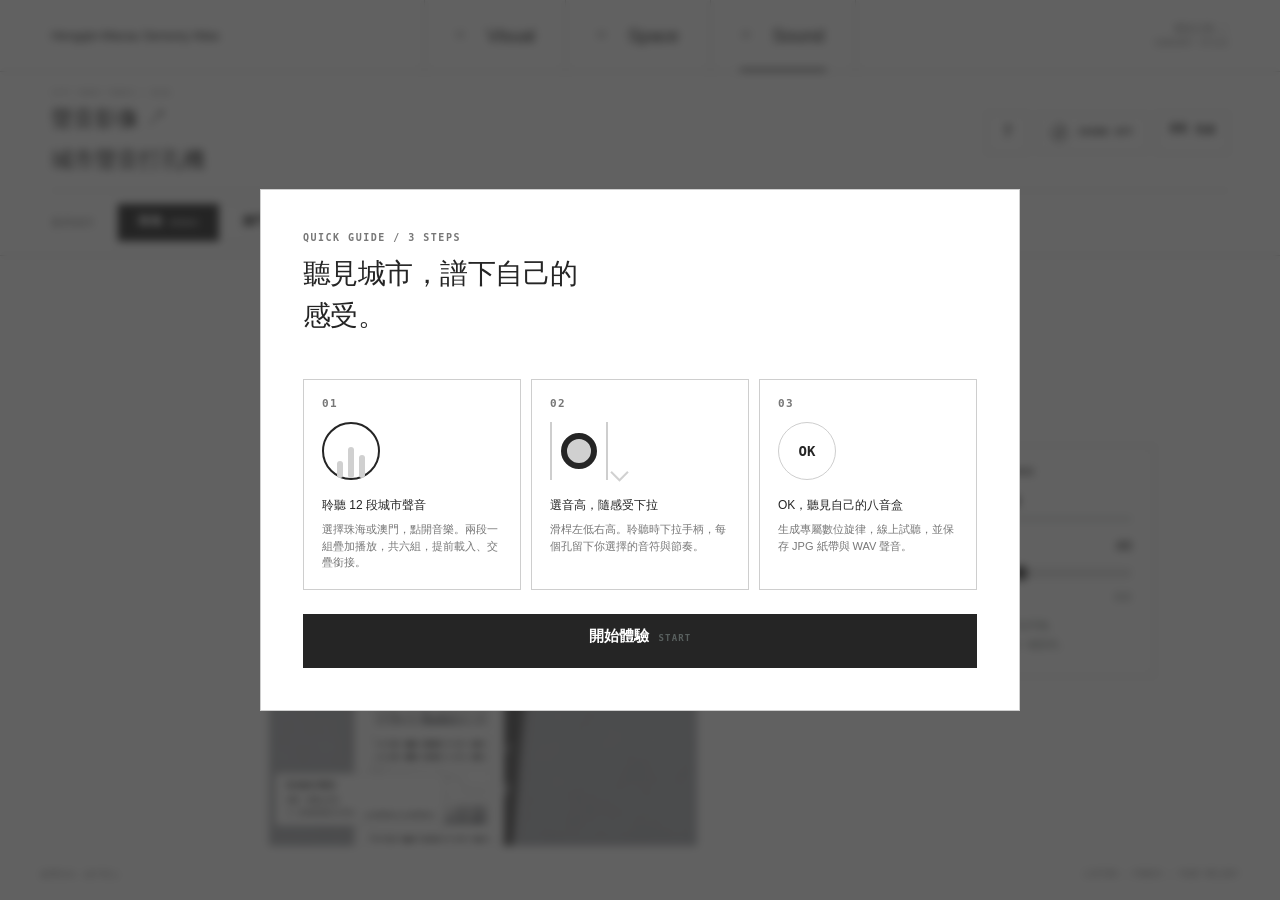
<file: sound/index.html>
<!doctype html>
<html lang="zh-Hant">
  <head>
    <meta charset="utf-8" />
    <meta name="viewport" content="width=device-width, initial-scale=1, viewport-fit=cover" />
    <meta name="theme-color" content="#ffffff" />
    
    <meta
      name="description"
      content="聆聽珠海與澳門的十二段城市聲音，選擇音高、下拉打孔，將自己的感受生成可試聽、下載的專屬數位八音盒與聲音紙帶。"
    />
    <title>城市聲音打孔機｜珠海 × 澳門</title>
    <link rel="stylesheet" href="styles.css?v=9" />
  <link rel="stylesheet" href="../shared/ui.css?v=20261028-white"><link rel="icon" href="../favicon.svg"><link rel="stylesheet" href="./layout.css?v=20261028-workbench"></head>
  <body class="atlas-sound"><header class="portal-header"><a class="portal-home" href="../">Hengqin-Macau Sensory Atlas</a><nav class="portal-nav" aria-label="項目導覽"><a href="../visual/"><small>01</small>Visual</a><a href="../space/"><small>02</small>Space</a><a href="../sound/" aria-current="page"><small>03</small>Sound</a></nav><div class="portal-meta"><a href="../#project-intro">關於計劃 ↗</a><span>SENSORY ATLAS</span></div></header>
    <main class="experience" data-city="zhuhai">
      <header class="topbar" aria-label="作品控制列">
        <div class="identity">
          <p class="eyebrow">CITY SONIC PUNCH / 2026</p>
          <a class="sound-film-title" href="https://b23.tv/s1Hm2o0" target="_blank" rel="noopener noreferrer">聲音影像 ↗</a>
          <h1>城市聲音打孔機</h1>
        </div>



        <div class="top-actions">
          <button class="guide-button" id="guide-button" type="button" aria-label="查看新手指南">?</button>
          <button class="sound-button" type="button" aria-pressed="false" aria-label="開啟或關閉城市聲音">
            <span class="sound-icon" aria-hidden="true"></span>
            <span class="sound-copy">SOUND OFF</span>
          </button>
          <button class="end-button" id="end-button" type="button" aria-label="完成並生成專屬聲音檔案">
            <span>OK</span><small>完成</small>
          </button>
        </div>
        <div class="city-controls"><span class="city-controls-label">選擇城市</span>
        <div class="city-switch" role="tablist" aria-label="選擇城市聲音">
          <button
            class="city-button is-active"
            id="zhuhai-tab"
            data-city="zhuhai"
            role="tab"
            aria-controls="machine-stage"
            aria-selected="true"
            tabindex="0"
          >
            <span>珠海</span><small>ZHUHAI</small>
          </button>
          <button
            class="city-button"
            id="macau-tab"
            data-city="macau"
            role="tab"
            aria-controls="machine-stage"
            aria-selected="false"
            tabindex="-1"
          >
            <span>澳門</span><small>MACAU</small>
          </button>
        </div>
        </div>
      </header>

      <section class="workbench" aria-label="手搖打孔機互動區">
        <div
          class="machine-stage"
          id="machine-stage"
          role="tabpanel"
          aria-labelledby="zhuhai-tab"
        >
          <img
            class="machine-image"
            id="machine-image"
            src="assets/zhuhai-machine.png"
            alt="綠色、粉色與白色相間的珠海城市聲音手搖打孔機"
            draggable="false"
          />

          <div class="paper-flow top-paper" aria-hidden="true">
            <div class="paper-ribbon"></div>
            <div class="paper-scan"></div>
            <div class="holes-layer" id="holes-layer"></div>
          </div>
          <div class="paper-flow bottom-paper" aria-hidden="true">
            <div class="paper-ribbon"></div>
            <div class="paper-scan"></div>
          </div>

          <div class="punch-point" aria-hidden="true">
            <span></span>
          </div>

          <div class="gear-overlay gear-large" aria-hidden="true"></div>
          <div class="gear-overlay gear-small" aria-hidden="true"></div>

          <div class="gesture-zone" id="gesture-zone">
            <div class="gesture-track" aria-hidden="true">
              <i></i><i></i><i></i>
            </div>
            <button
              class="drag-handle"
              id="drag-handle"
              type="button"
              aria-label="向下拖動手柄打孔。也可以按空格鍵或向下方向鍵。"
            >
              <span class="handle-cap"><b></b></span>
              <span class="handle-label">PULL</span>
            </button>
          </div>

          <div class="status-panel" aria-live="polite">
            <div class="status-copy">
              <span class="status-city">珠海城市聲音</span>
              <strong><span id="punch-count">00</span> HOLES</strong>
              <span class="track-title" id="track-title">01 / 澳琴國際教育大學城</span>
            </div>
            <div class="audio-bars" id="audio-bars" aria-hidden="true"></div>
          </div>



          <div class="drag-instruction" aria-hidden="true">
            <span>TOUCH + PULL DOWN</span>
            <i></i>
            <em>向下拉動 · 重複打孔</em>
          </div>
        </div>
        <section class="response-controls" aria-label="聲音旅程與音高選擇">
            <p class="response-kicker">YOUR SONIC RESPONSE</p>
            <label class="listen-label" for="listen-progress">12 段城市聲音旅程</label>
            <progress id="listen-progress" max="1" value="0">0%</progress>
            <div class="pitch-heading">
              <label for="pitch-slider">選擇下一個音符</label>
              <output id="pitch-note" for="pitch-slider">A5</output>
            </div>
            <input id="pitch-slider" type="range" min="0" max="9" step="1" value="4" aria-label="下一次打孔的音高，左邊低、右邊高" aria-valuetext="A5" />
            <div class="pitch-extents" aria-hidden="true"><span>低音</span><span>高音</span></div>
            <p class="response-hint">隨感受選音高，再下拉手柄。<br />每一個孔，都是你的一個音符。</p>
          </section>
      </section>

      <footer class="footer-note">
        <span>紙帶方向：由下而上</span>
        <span>LISTEN → PUNCH → YOUR MELODY</span>
      </footer>
    </main>

    <section
      class="tutorial-overlay"
      id="tutorial-overlay"
      role="dialog"
      aria-modal="true"
      aria-labelledby="tutorial-title"
      hidden
    >
      <article class="tutorial-card">
        <header class="tutorial-header">
          <p>QUICK GUIDE / 3 STEPS</p>
          <h2 id="tutorial-title">聽見城市，譜下自己的感受。</h2>
        </header>

        <ol class="tutorial-steps">
          <li>
            <span class="tutorial-number">01</span>
            <div class="tutorial-symbol tutorial-sound" aria-hidden="true"><i></i><i></i><i></i></div>
            <div><strong>聆聽 12 段城市聲音</strong><small>選擇珠海或澳門，點開音樂。兩段一組疊加播放，共六組，提前載入、交疊銜接。</small></div>
          </li>
          <li>
            <span class="tutorial-number">02</span>
            <div class="tutorial-symbol tutorial-pull" aria-hidden="true"><i></i></div>
            <div><strong>選音高，隨感受下拉</strong><small>滑桿左低右高。聆聽時下拉手柄，每個孔留下你選擇的音符與節奏。</small></div>
          </li>
          <li>
            <span class="tutorial-number">03</span>
            <div class="tutorial-symbol tutorial-ok" aria-hidden="true">OK</div>
            <div><strong>OK，聽見自己的八音盒</strong><small>生成專屬數位旋律，線上試聽，並保存 JPG 紙帶與 WAV 聲音。</small></div>
          </li>
        </ol>

        <button class="tutorial-start" id="tutorial-start" type="button">
          <span>開始體驗</span><small>START</small>
        </button>
      </article>
    </section>

    <section
      class="archive-overlay"
      id="archive-overlay"
      role="dialog"
      aria-modal="true"
      aria-labelledby="archive-title"
      hidden
    >
      <article class="archive-card">
        <header class="archive-header">
          <div>
            <p class="archive-kicker">YOUR CITY MEMORY / DIGITAL MUSIC BOX</p>
            <h2 id="archive-title">專屬聲音檔案已生成</h2>
          </div>
          <button class="archive-close" id="archive-close" type="button" aria-label="關閉聲音檔案">×</button>
        </header>

        <p class="archive-summary" id="archive-summary">完整紙帶與打孔記錄正在合成。</p>

        <section class="melody-panel" aria-label="專屬八音盒旋律">
          <div class="melody-intro">
            <h3>把城市的感受，留成一段旋律。</h3>
            <p id="melody-summary" aria-live="polite">你的孔位正在轉成音符。</p>
          </div>
          <div class="melody-scroll" tabindex="0" role="region" aria-label="聲音紙帶樂譜，可左右捲動查看">
            <canvas id="melody-canvas" width="1000" height="420" aria-label="每個孔對應一個音符的專屬聲音紙帶">你的專屬旋律紙帶。</canvas>
          </div>
          <p class="melody-scroll-hint">左右滑動查看紙帶 · 綠線跟隨旋律播放</p>
          <div class="melody-actions">
            <button id="melody-play" class="melody-primary" type="button" disabled>試聽我的八音盒</button>
            <button id="roll-download" type="button" disabled>保存紙帶 JPG</button>
            <button id="melody-download" type="button" disabled>下載旋律 WAV</button>
          </div>
        </section>

        <details class="original-archive">
          <summary>查看完整城市聲音檔案</summary>
          <div class="archive-preview" id="archive-preview" aria-live="polite">
            <div class="archive-loading" id="archive-loading">
              <i></i><span>GENERATING JPG</span>
            </div>
            <img id="archive-image" alt="打孔後的城市聲音紙帶 JPG" hidden />
          </div>
        </details>

        <div class="archive-actions">
          <a class="archive-download is-disabled" id="archive-download" aria-disabled="true">下載完整檔案 JPG</a>
          <button class="archive-restart" id="archive-restart" type="button">重新開始</button>
        </div>
      </article>
    </section>

    <script src="city-audio.js?v=9"></script>
    <script src="music-roll.js?v=9"></script>
    <script src="app.js?v=9"></script>
  </body>
</html>
</file>
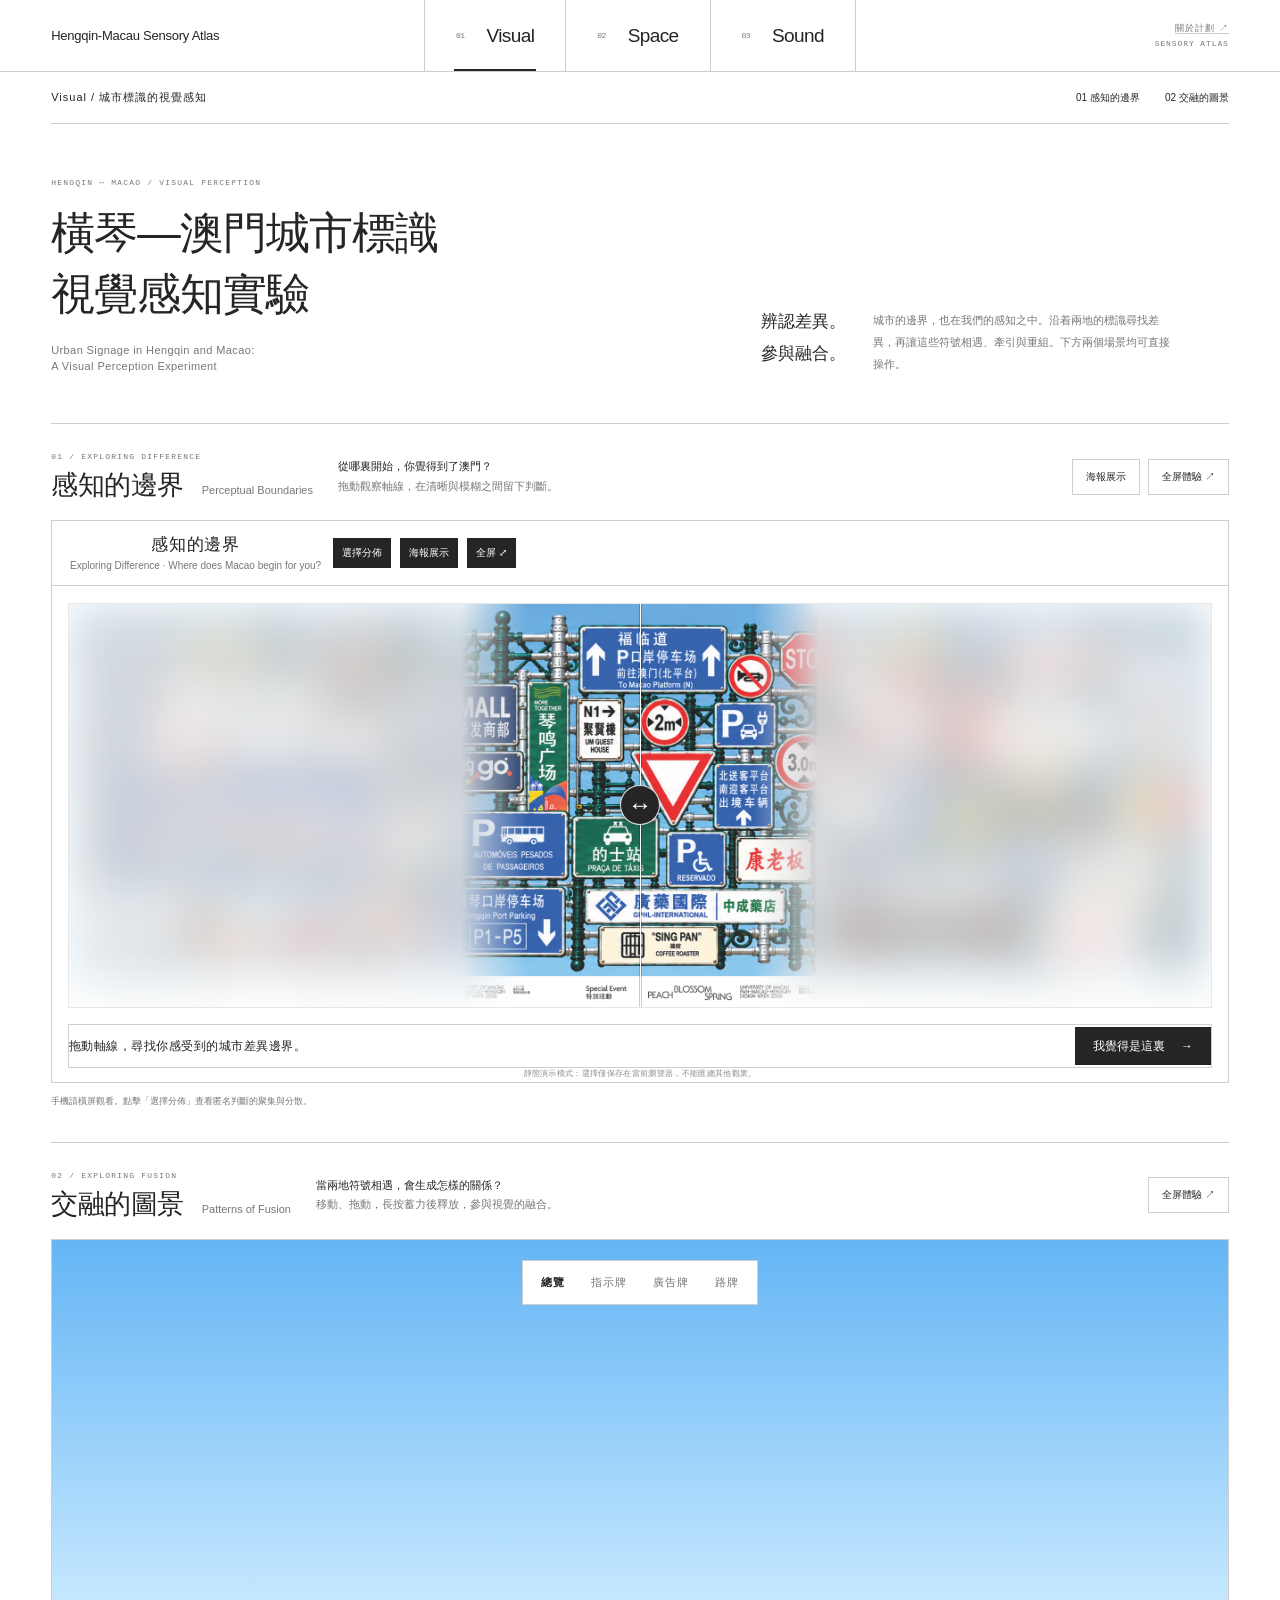
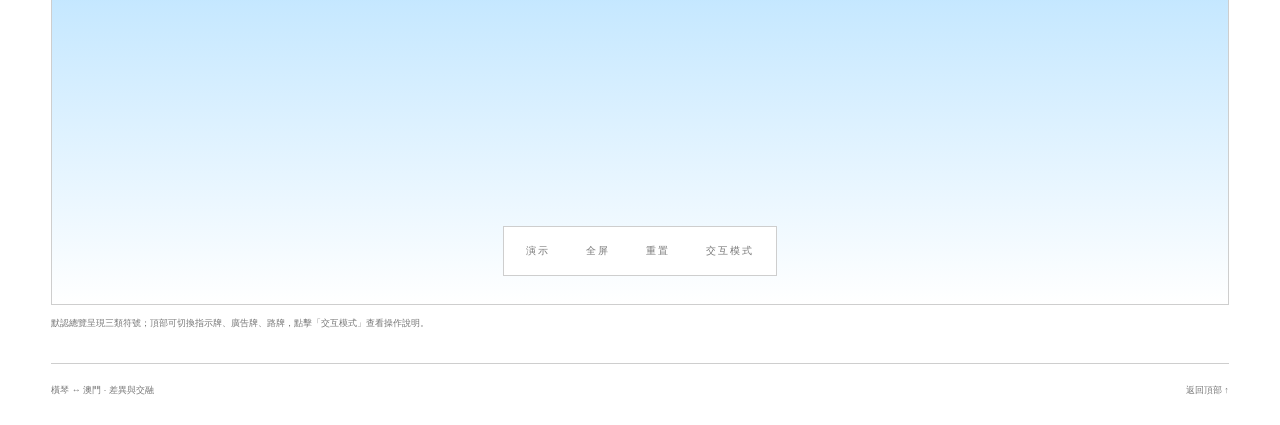
<file: visual/index.html>
<!doctype html><html lang="zh-Hant"><head><meta charset="utf-8"><meta name="viewport" content="width=device-width,initial-scale=1,viewport-fit=cover"><meta name="theme-color" content="#ffffff"><meta name="description" content="横琴—澳门城市标识的视觉感知实验：辨认差异，参与融合。两个可直接操作的互动。"><title>Urban Signage in Hengqin and Macao: A Visual Perception Experiment</title><link rel="stylesheet" href="./experience.css"><script src="./experience.js" defer></script><link rel="stylesheet" href="../shared/ui.css?v=20261028-white"><script src="../shared/presentation.js" defer></script><link rel="stylesheet" href="./poster-exhibition.css"><script src="./poster-exhibition.js" defer></script><link rel="icon" href="../favicon.svg"></head><body class="atlas-visual"><header class="portal-header"><a class="portal-home" href="../">Hengqin-Macau Sensory Atlas</a><nav class="portal-nav" aria-label="項目導覽"><a href="../visual/" aria-current="page"><small>01</small>Visual</a><a href="../space/"><small>02</small>Space</a><a href="../sound/"><small>03</small>Sound</a></nav><div class="portal-meta"><a href="../#project-intro">關於計劃 ↗</a><span>SENSORY ATLAS</span></div></header>
<header class="masthead"><a href="#top">Visual / 城市標識的視覺感知</a><nav aria-label="互動導覽"><a href="#boundary">01 感知的邊界</a><a href="#fusion">02 交融的圖景</a></nav></header>
<main id="top"><section class="intro"><p class="eyebrow">HENGQIN ↔ MACAO / VISUAL PERCEPTION</p><div class="intro-grid"><h1>橫琴—澳門城市標識<br>視覺感知實驗<span lang="en">Urban Signage in Hengqin and Macao:<br>A Visual Perception Experiment</span></h1><div class="intro-copy"><strong>辨認差異。<br>參與融合。</strong><p>城市的邊界，也在我們的感知之中。沿着兩地的標識尋找差異，再讓這些符號相遇、牽引與重組。下方兩個場景均可直接操作。</p></div></div></section>
<section class="experiment" id="boundary" aria-labelledby="boundary-title"><div class="section-head"><div><p class="eyebrow">01 / EXPLORING DIFFERENCE</p><h2 id="boundary-title">感知的邊界<span lang="en">Perceptual Boundaries</span></h2></div><p>從哪裏開始，你覺得到了澳門？<br><span>拖動觀察軸線，在清晰與模糊之間留下判斷。</span></p><div class="boundary-exhibition-actions"><button id="poster-display" class="expand poster-display-button" type="button">海報展示</button><button class="expand" data-frame="boundary-frame">全屏體驗 ↗</button></div></div><iframe id="boundary-frame" class="experiment-frame boundary-frame" src="./boundary.html?embedded=1" title="感知的邊界：拖動軸線並提交選擇" allow="fullscreen" allowfullscreen></iframe><p class="section-note">手機請橫屏觀看。點擊「選擇分佈」查看匿名判斷的聚集與分散。</p></section>
<section class="experiment" id="fusion" aria-labelledby="fusion-title"><div class="section-head"><div><p class="eyebrow">02 / EXPLORING FUSION</p><h2 id="fusion-title">交融的圖景<span lang="en">Patterns of Fusion</span></h2></div><p>當兩地符號相遇，會生成怎樣的關係？<br><span>移動、拖動，長按蓄力後釋放，參與視覺的融合。</span></p><button class="expand" data-frame="fusion-frame">全屏體驗 ↗</button></div><iframe id="fusion-frame" class="experiment-frame fusion-frame" src="./symbiosis-art/index.html?embedded=1" title="交融的圖景：總覽、指示牌、廣告牌與路牌" loading="lazy" allow="fullscreen" allowfullscreen></iframe><p class="section-note">默認總覽呈現三類符號；頂部可切換指示牌、廣告牌、路牌，點擊「交互模式」查看操作說明。</p></section>
</main><footer class="colophon"><span>橫琴 ↔ 澳門 · 差異與交融</span><a href="#top">返回頂部 ↑</a></footer><dialog id="poster-exhibition" aria-labelledby="poster-exhibition-title"><header class="poster-exhibition-header"><div><p>PERCEPTUAL BOUNDARIES / POSTERS</p><h2 id="poster-exhibition-title">海報展示</h2></div><button id="poster-exhibition-close" type="button" aria-label="關閉海報展示">關閉 ×</button></header><div id="poster-exhibition-track" class="poster-exhibition-track" aria-label="按檔名排列的五張海報"></div><footer class="poster-exhibition-footer"><button id="poster-exhibition-prev" type="button">← 上一張</button><div class="poster-exhibition-pages" aria-label="海報頁碼"></div><button id="poster-exhibition-next" type="button">下一張 →</button></footer><p class="poster-exhibition-note"><span id="poster-exhibition-current">01 / 05</span><span>依檔名順序排列 · 左右滑動瀏覽</span></p></dialog></body></html>
</file>
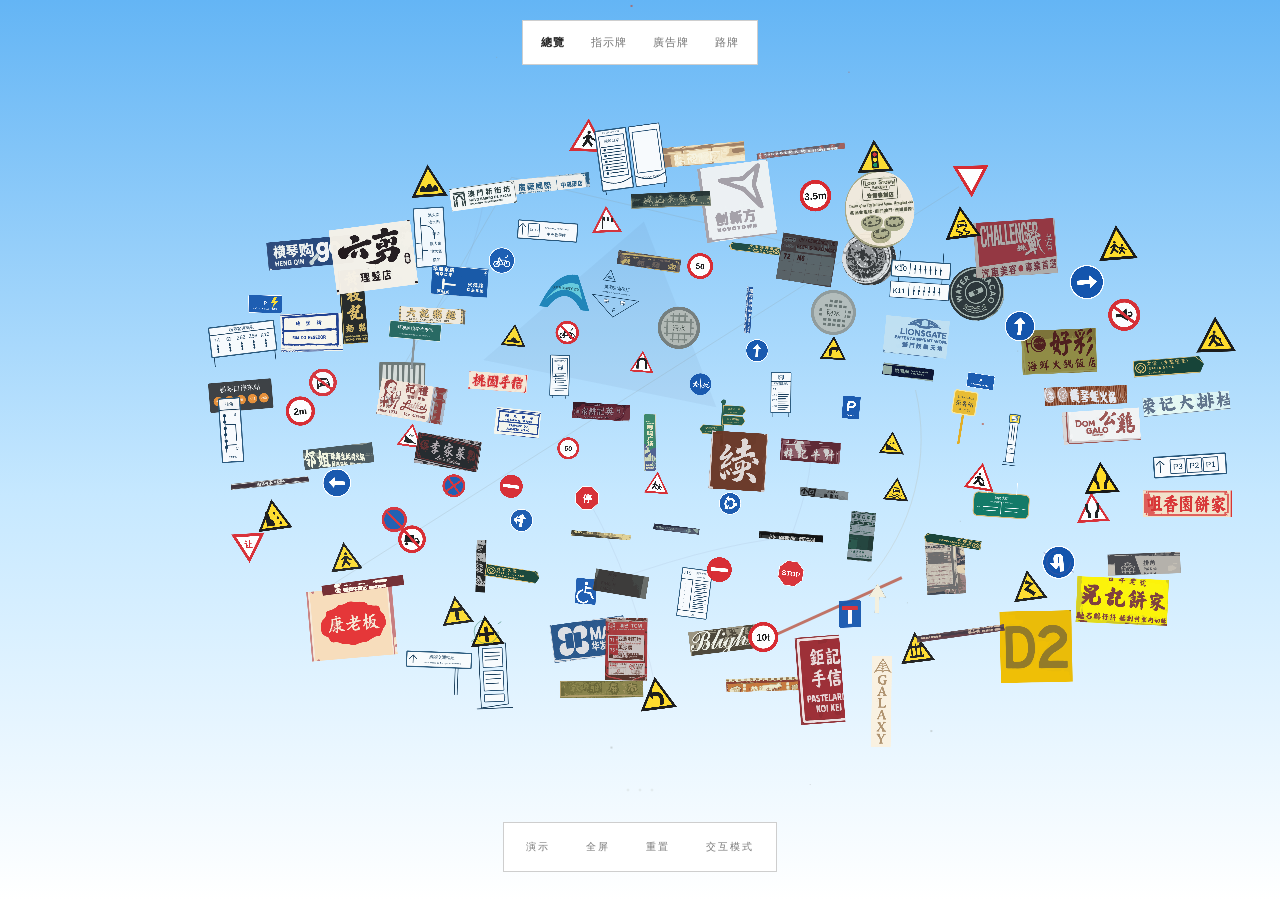
<file: visual/symbiosis-art/index.html>
<!doctype html><html class="atlas-embed atlas-fusion" lang="zh-Hant"><head><meta charset="utf-8"><meta name="viewport" content="width=device-width,initial-scale=1"><meta name="theme-color" content="#ffffff"><meta name="description" content="交融的图景。一件可以扭转、折叠和释放的交互艺术作品。"><title>交融的圖景 / Patterns of Fusion</title><link rel="stylesheet" href="../symbiosis-art/art.css"><link rel="stylesheet" href="../../shared/ui.css?v=20261028-white"><script src="../../shared/presentation.js" defer></script></head><body class="atlas-embed atlas-fusion"><canvas id="art" tabindex="0" role="img" aria-label="交融的圖景。移動扭轉空間，長按蓄力並鬆開釋放，輕點留下折點。頂部分類、雙擊或雙指橫向滑動切換交通指示牌、廣告牌與路牌場域；方向鍵移動，空格蓄力，數字1到4切換場域。觸碰兩族的光核可完成配對。"></canvas><nav class="scenes" aria-label="總覽與素材分類"><button id="scene-0" aria-pressed="true">總覽</button><button id="scene-1" aria-pressed="false">指示牌</button><button id="scene-2" aria-pressed="false">廣告牌</button><button id="scene-3" aria-pressed="false">路牌</button></nav><nav class="controls" aria-label="作品控制"><button id="auto" aria-pressed="false">演示</button><button id="full">全屏</button><button id="reset">重置</button><button id="interaction" aria-haspopup="dialog" aria-controls="guide">交互模式</button></nav><div id="live" aria-live="polite" role="status"></div>
<dialog id="guide" class="guide" aria-labelledby="guide-title"><button class="close" id="guide-close" aria-label="關閉交互說明">×</button><div class="eyebrow">EXPLORING FUSION / 探索融合</div><h1 id="guide-title">探索融合的可能。</h1><h2>如何與場域互動</h2><div class="actions"><p><b>移動 · 扭轉</b>左右移動鼠標或單指拖動，扭轉空間；上下移動，改變疏密與引力。</p><p><b>按住 · 釋放</b>長按讓兩股符號匯聚、反向旋轉；鬆開釋放衝擊，散開後重新組織。</p><p><b>輕點 · 留痕</b>在空白處輕點，留下一個折點和細線，參與畫面的構成。</p><p><b>切換 · 總覽與三類場域</b>頂部分類、雙擊或雙指橫向滑動，先在總覽中觀看三類符號共同交融，再切換指示牌、廣告牌與路牌。</p><p><b>靠近 · 配對</b>尋找帶短弧的兩個光核，各觸碰一個完成一對；連接三對，觸發融合形態。</p><p><b>演示 · 自由觀看</b>開啓自動演示，觀看探索、配對與重組。主動操作即可回到自由互動。</p></div><p class="source-link"><a href="../symbiosis-art/materials.html" target="_blank" rel="noopener">查看素材與來源 ↗</a></p><div class="concept"><h2>差異與融合 / Difference & Fusion</h2><p>“感知的邊界”邀請你辨認差異：從哪裏開始，你覺得到了澳門？“交融的圖景”則邀請你參與融合：當兩地的城市標識相遇，會生成怎樣的視覺關係？拖動、蓄力與釋放，讓符號靠近、牽引、連接與重組。融合不預設一個終點，而由你的操作持續生成。</p></div><footer><small>鍵盤：方向鍵移動 · 空格蓄力<br>1–4 切換場域 · F 全屏 · R 重置<br>Esc 關閉說明</small><button class="enter" id="guide-enter">開始探索融合 ↗</button></footer></dialog>
<script src="../symbiosis-art/art.js" defer></script></body></html>
</file>
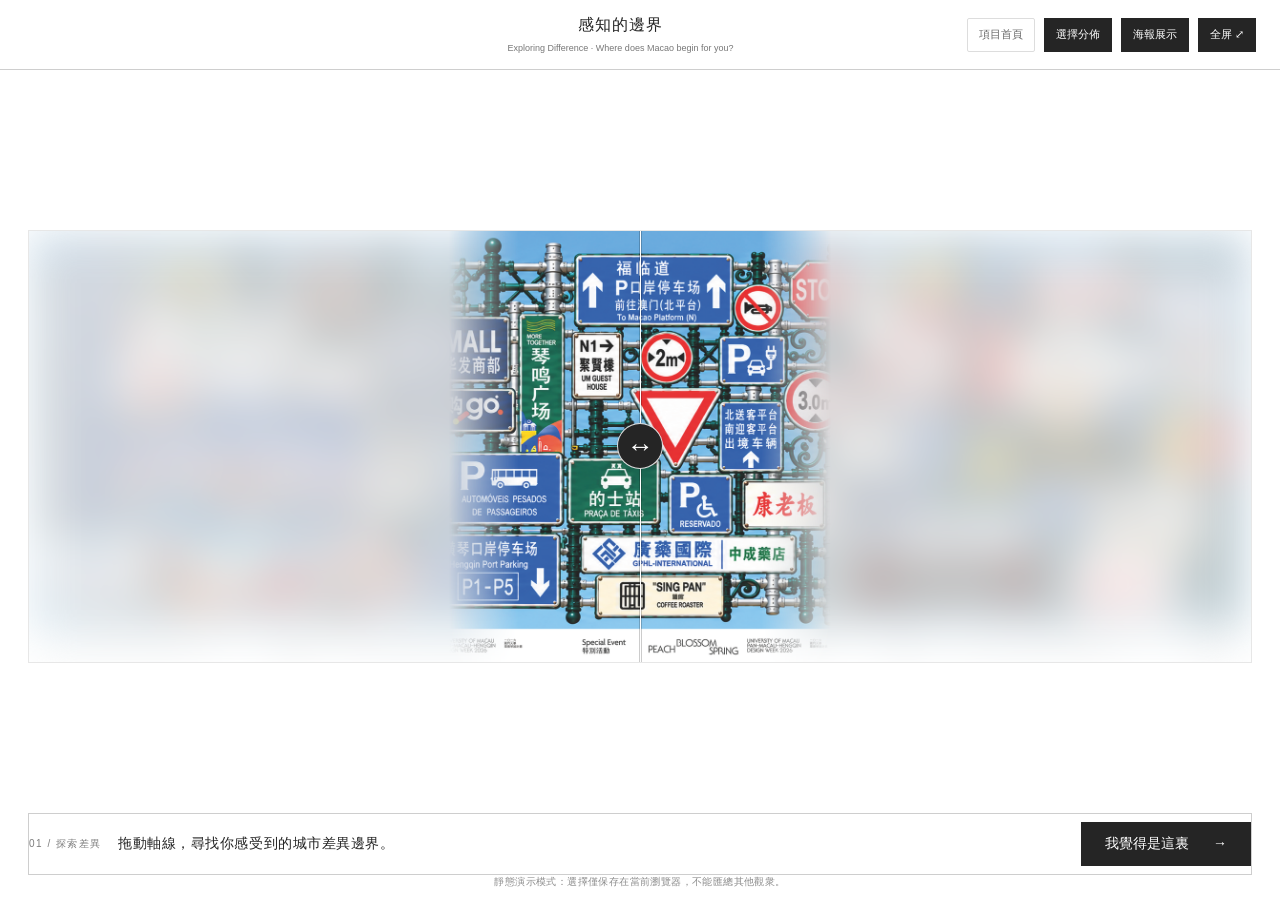
<file: visual/boundary.html>
<!doctype html><html class="atlas-embed" lang="zh-Hant"><head>
<meta charset="utf-8"><meta name="viewport" content="width=device-width,initial-scale=1,viewport-fit=cover"><meta name="theme-color" content="#ffffff"><meta name="description" content="拖动视线，寻找你感受到的横琴与澳门的边界。"><title>感知的邊界 · Urban Signage in Hengqin and Macao: A Visual Perception Experiment</title><link rel="stylesheet" href="./site.css"><link rel="stylesheet" href="./style.css"><script src="./storage.js" defer></script><script src="./embed.js" defer></script><script src="./app.js" defer></script>
<script src="./results.js" defer></script><link rel="stylesheet" href="./embed.css"><link rel="stylesheet" href="../shared/ui.css?v=20261028-white"><script src="../shared/presentation.js" defer></script><link rel="stylesheet" href="./poster-exhibition.css"><script src="./poster-exhibition.js" defer></script></head><body class="atlas-embed boundary-page">
<header class="experiment-header"><a class="event-brand" href="./" aria-label="返回項目首頁"><img src="./assets/design-week.png" width="1241" height="135" alt="澳門大學泛澳橫琴設計周2026 · 特別活動"></a><div class="experiment-title"><h1>感知的邊界</h1><p lang="en">Exploring Difference · Where does Macao begin for you?</p></div><nav class="experiment-actions" aria-label="體驗導航"><a href="./">項目首頁</a><button id="results-open" aria-haspopup="dialog" aria-controls="results-dialog">選擇分佈</button><button id="poster-display" class="poster-display-button" type="button">海報展示</button><button id="fullscreen" aria-label="進入全屏">全屏 ⤢</button></nav></header>
<main class="experience">
<section class="viewport" aria-label="橫琴到澳門的標識拼貼"><div class="artwork" id="artwork" style="--axis:50%"><img class="poster" id="poster" src="./assets/panorama-color-v3-2560.webp" srcset="./assets/panorama-color-v3-2560.webp 2560w, ./assets/panorama-color-v3-4096.webp 4096w" decoding="async" fetchpriority="high" sizes="100vw" alt="從左邊橫琴到右邊澳門，銀色鋼架與澳門綠框架逐漸交織，懸掛街道、交通及商店標牌。" draggable="false"><div class="frost" aria-hidden="true"><img src="./assets/panorama-color-v3-soft.webp" decoding="async" draggable="false"></div><div class="axis" id="axis" role="slider" tabindex="0" aria-label="拖動觀察軸線，選擇你感覺從橫琴到了澳門的位置" aria-valuemin="0" aria-valuemax="100" aria-valuenow="50" aria-orientation="horizontal"><span class="axis-line"></span><span class="handle" aria-hidden="true">↔</span></div><div class="image-status" id="image-status">正在展開海報…</div></div></section>
<footer class="controls"><div class="instruction"><span class="step" id="step">01 / 探索差異</span><p id="hint">拖動軸線，尋找你感受到的城市差異邊界。</p></div><div class="action"><p class="feedback" id="feedback" role="status" aria-live="polite"></p><button class="submit" id="submit" disabled>我覺得是這裏 <span aria-hidden="true">→</span></button></div></footer><p class="privacy">匿名記錄你的選擇位置，僅用於本次作業研究。</p>
</main>
<aside class="rotate" aria-label="橫屏提示"><img class="rotate-brand" src="./assets/design-week.png" width="1241" height="135" alt="澳門大學泛澳橫琴設計周2026"><div class="rotate-icon" aria-hidden="true">↻<span></span></div><span class="eyebrow">INTERACTION 01 / 感知的邊界</span><h2>把手機橫過來，<br>沿着視線尋找邊界。</h2><p>拖動軸線，讓眼前的標識逐漸清晰。<br>停在你覺得「到了澳門」的地方。<br>探索差異的邊界 / Exploring Difference</p><span class="rotate-note">請開啓手機的屏幕旋轉</span><button id="results-open-portrait" class="rotate-results" aria-haspopup="dialog" aria-controls="results-dialog">查看選擇分佈</button><a class="rotate-back" href="./">← 返回項目首頁</a></aside>
<dialog id="results-dialog" class="results-dialog" aria-labelledby="results-title"><div class="results-heading"><div><p class="results-kicker">COLLECTIVE PERCEPTION / 選擇分佈</p><h2 id="results-title">大家在哪裏感到澳門？<span lang="en">Where does Macao begin?</span></h2></div><button id="results-close" aria-label="關閉選擇分佈">關閉 ×</button></div><p class="results-intro">把每一次判斷放回同一幅畫面，看看感知中的邊界如何聚集、分散。</p><div class="results-metrics"><div><span>匿名記錄</span><strong id="results-count">—</strong></div><div><span>平均位置</span><strong id="results-mean">—</strong></div><div><span>中位位置</span><strong id="results-median">—</strong></div></div><div class="results-legend"><span><i class="mean-key"></i>平均位置</span><span><i class="median-key"></i>中位位置</span><span>柱子越高，選擇越集中</span></div><div class="results-plot"><svg id="results-chart" viewBox="0 0 1000 190" role="img" aria-label="選擇位置分佈直方圖"></svg><div class="results-panorama"><img id="results-image" data-src="./assets/panorama-color-v3-1600.webp" width="1600" height="566" alt="從橫琴端到澳門端的完整拼貼，與上方統計位置對齊"><span id="results-mean-line" class="results-location mean-line" hidden></span><span id="results-median-line" class="results-location median-line" hidden></span></div><div id="results-heat" class="results-heat" aria-hidden="true"></div><div class="results-scale"><span>0% · 橫琴端</span><span>25%</span><span>50%</span><span>75%</span><span>澳門端 · 100%</span></div></div><p id="results-status" class="results-status" aria-live="polite">正在讀取已提交的選擇…</p><div class="results-foot"><p>每格對應畫面寬度的5%，表示圖上位置。每個瀏覽器保留最近一次確認；記錄數不等同於覈實人數。</p><button id="results-refresh">刷新統計 ↻</button></div></dialog><dialog id="poster-exhibition" aria-labelledby="poster-exhibition-title"><header class="poster-exhibition-header"><div><p>PERCEPTUAL BOUNDARIES / POSTERS</p><h2 id="poster-exhibition-title">海報展示</h2></div><button id="poster-exhibition-close" type="button" aria-label="關閉海報展示">關閉 ×</button></header><div id="poster-exhibition-track" class="poster-exhibition-track" aria-label="按檔名排列的五張海報"></div><footer class="poster-exhibition-footer"><button id="poster-exhibition-prev" type="button">← 上一張</button><div class="poster-exhibition-pages" aria-label="海報頁碼"></div><button id="poster-exhibition-next" type="button">下一張 →</button></footer><p class="poster-exhibition-note"><span id="poster-exhibition-current">01 / 05</span><span>依檔名順序排列 · 左右滑動瀏覽</span></p></dialog></body></html>
</file>
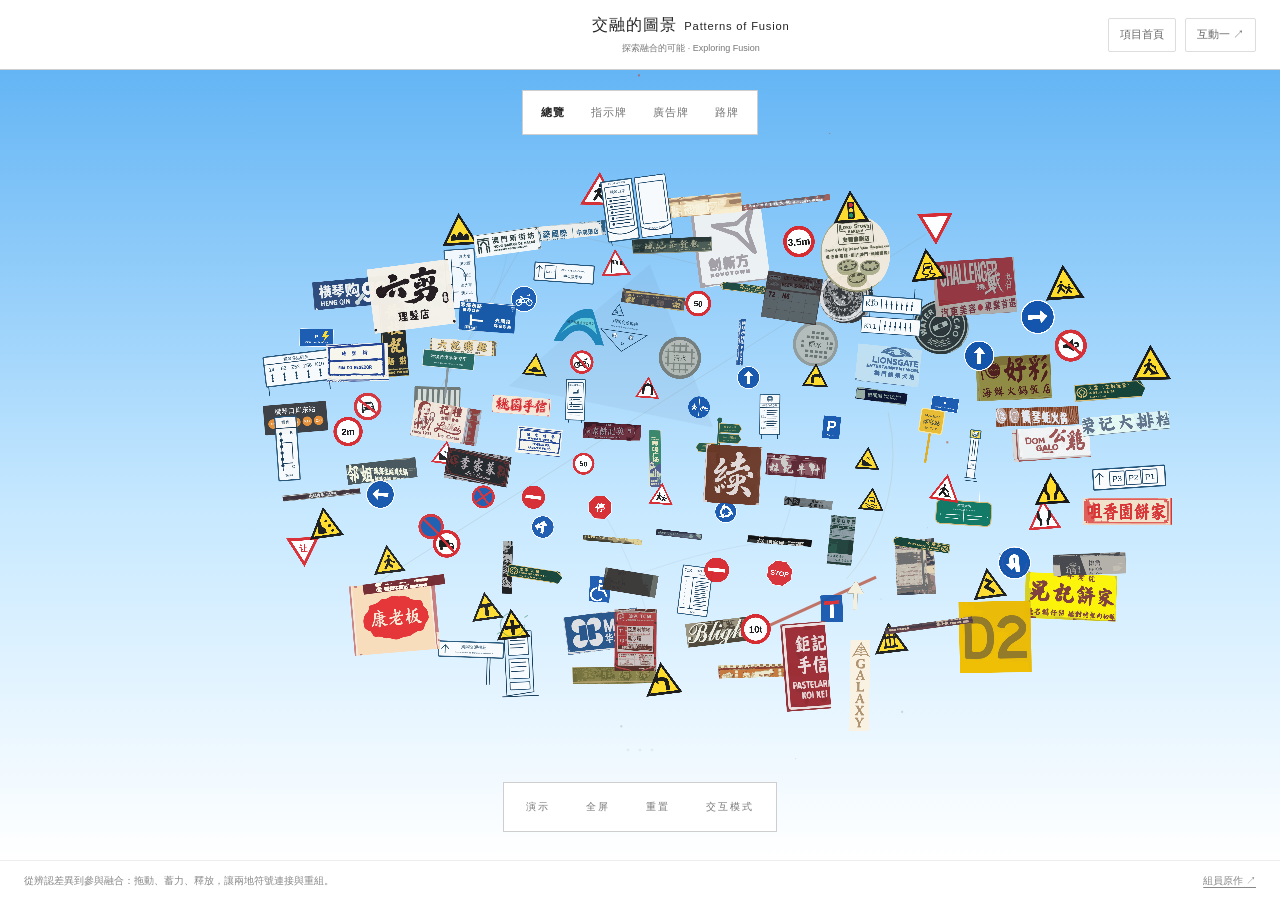
<file: visual/symbiosis.html>
<!doctype html><html class="atlas-embed" lang="zh-Hant"><head><meta charset="utf-8"><meta name="viewport" content="width=device-width,initial-scale=1,viewport-fit=cover"><meta name="theme-color" content="#ffffff"><title>交融的圖景 · Urban Signage in Hengqin and Macao: A Visual Perception Experiment</title><link rel="stylesheet" href="./site.css"><script src="./symbiosis.js" defer></script><link rel="stylesheet" href="../shared/ui.css?v=20261028-white"><script src="../shared/presentation.js" defer></script></head><body class="atlas-embed symbiosis-page">
<header class="experiment-header"><a class="event-brand" href="./" aria-label="返回項目首頁"><img src="./assets/design-week.png" width="1241" height="135" alt="澳門大學泛澳橫琴設計周2026 · 特別活動"></a><div class="experiment-title"><h1><strong>交融的圖景</strong><span lang="en">Patterns of Fusion</span></h1><p>探索融合的可能 · Exploring Fusion</p></div><nav class="experiment-actions" aria-label="體驗導航"><a href="./">項目首頁</a><a href="./boundary.html">互動一 ↗</a></nav></header>
<main class="symbiosis-stage"><p id="frame-loading" class="frame-loading" role="status">正在展開符號場域…</p><iframe id="symbiosis-frame" src="./symbiosis-art/index.html" title="交融的圖景：拖動、長按、釋放與配對的符號互動" allow="fullscreen" allowfullscreen></iframe></main>
<footer class="symbiosis-caption"><p>從辨認差異到參與融合：拖動、蓄力、釋放，讓兩地符號連接與重組。</p><a href="https://bluesforests-stack.github.io/Symbiosis-20261023/" target="_blank" rel="noopener noreferrer">組員原作 ↗</a></footer>
</body></html>
</file>
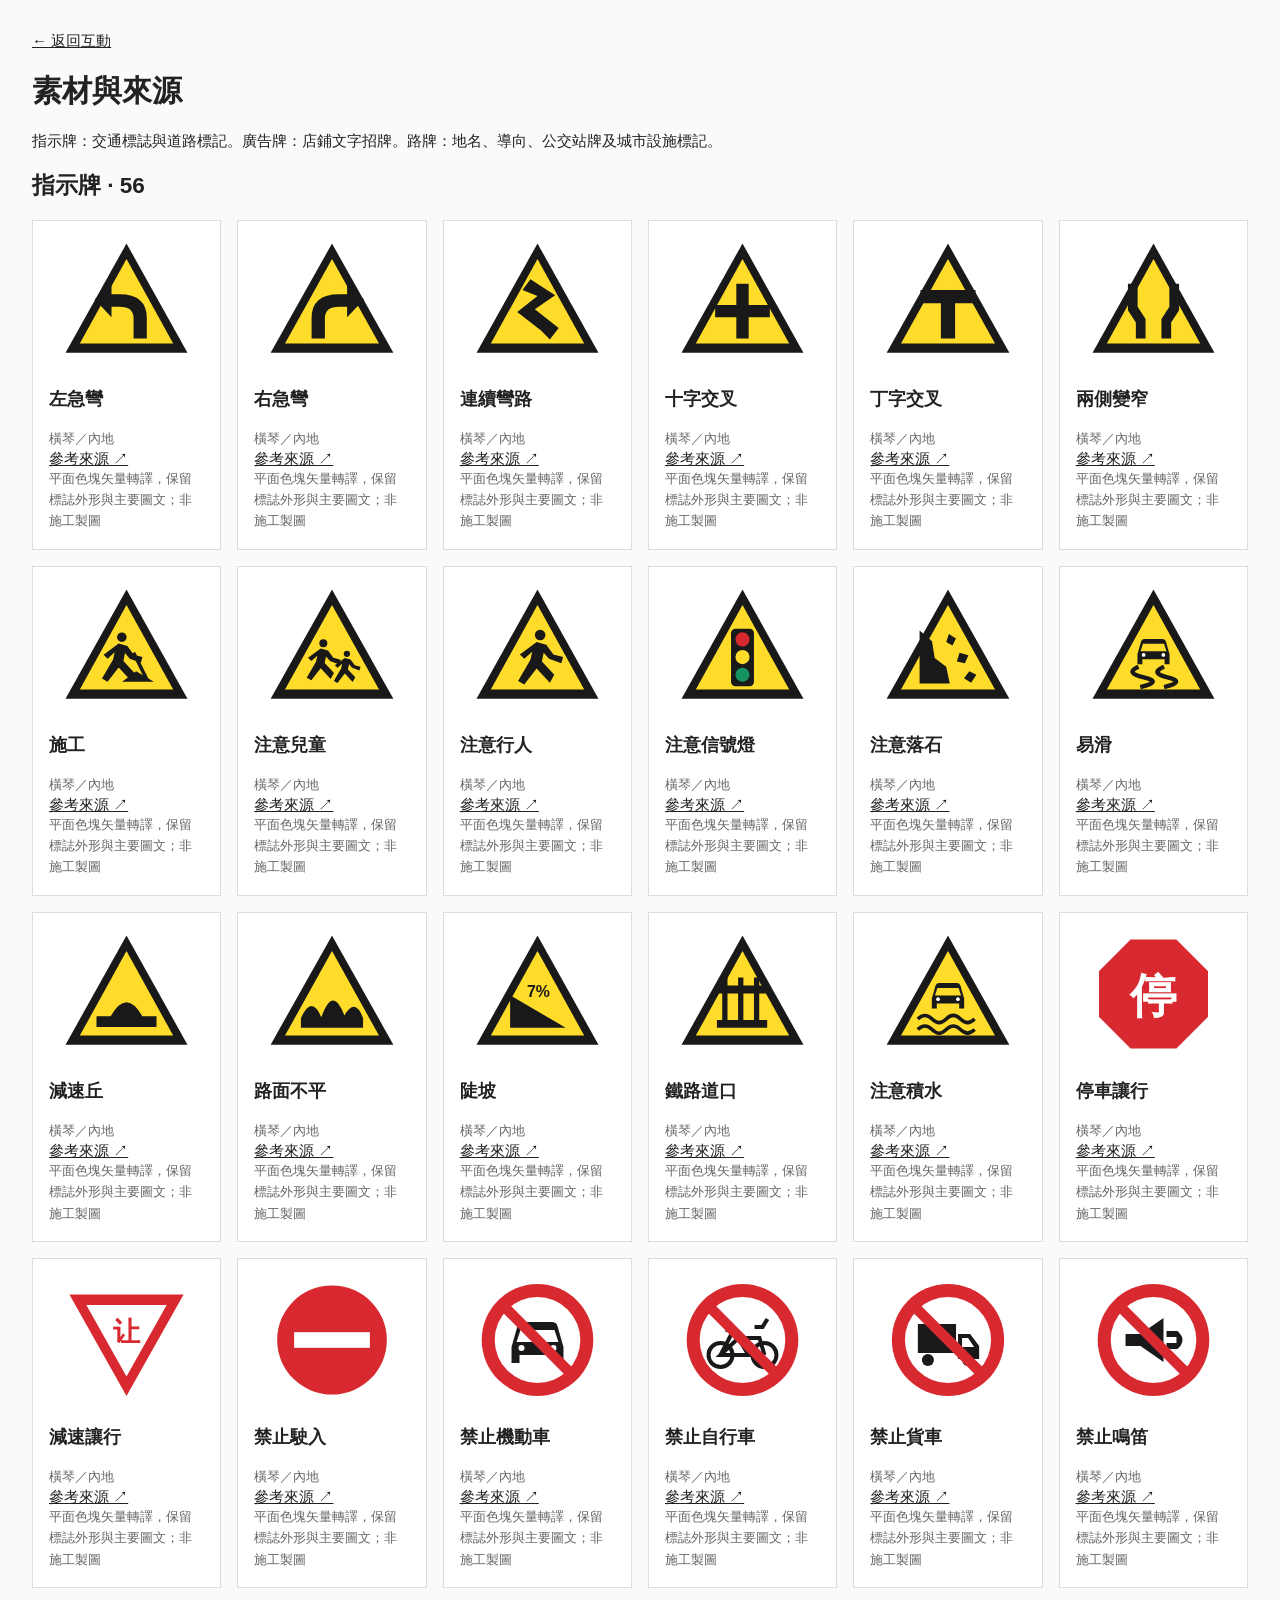
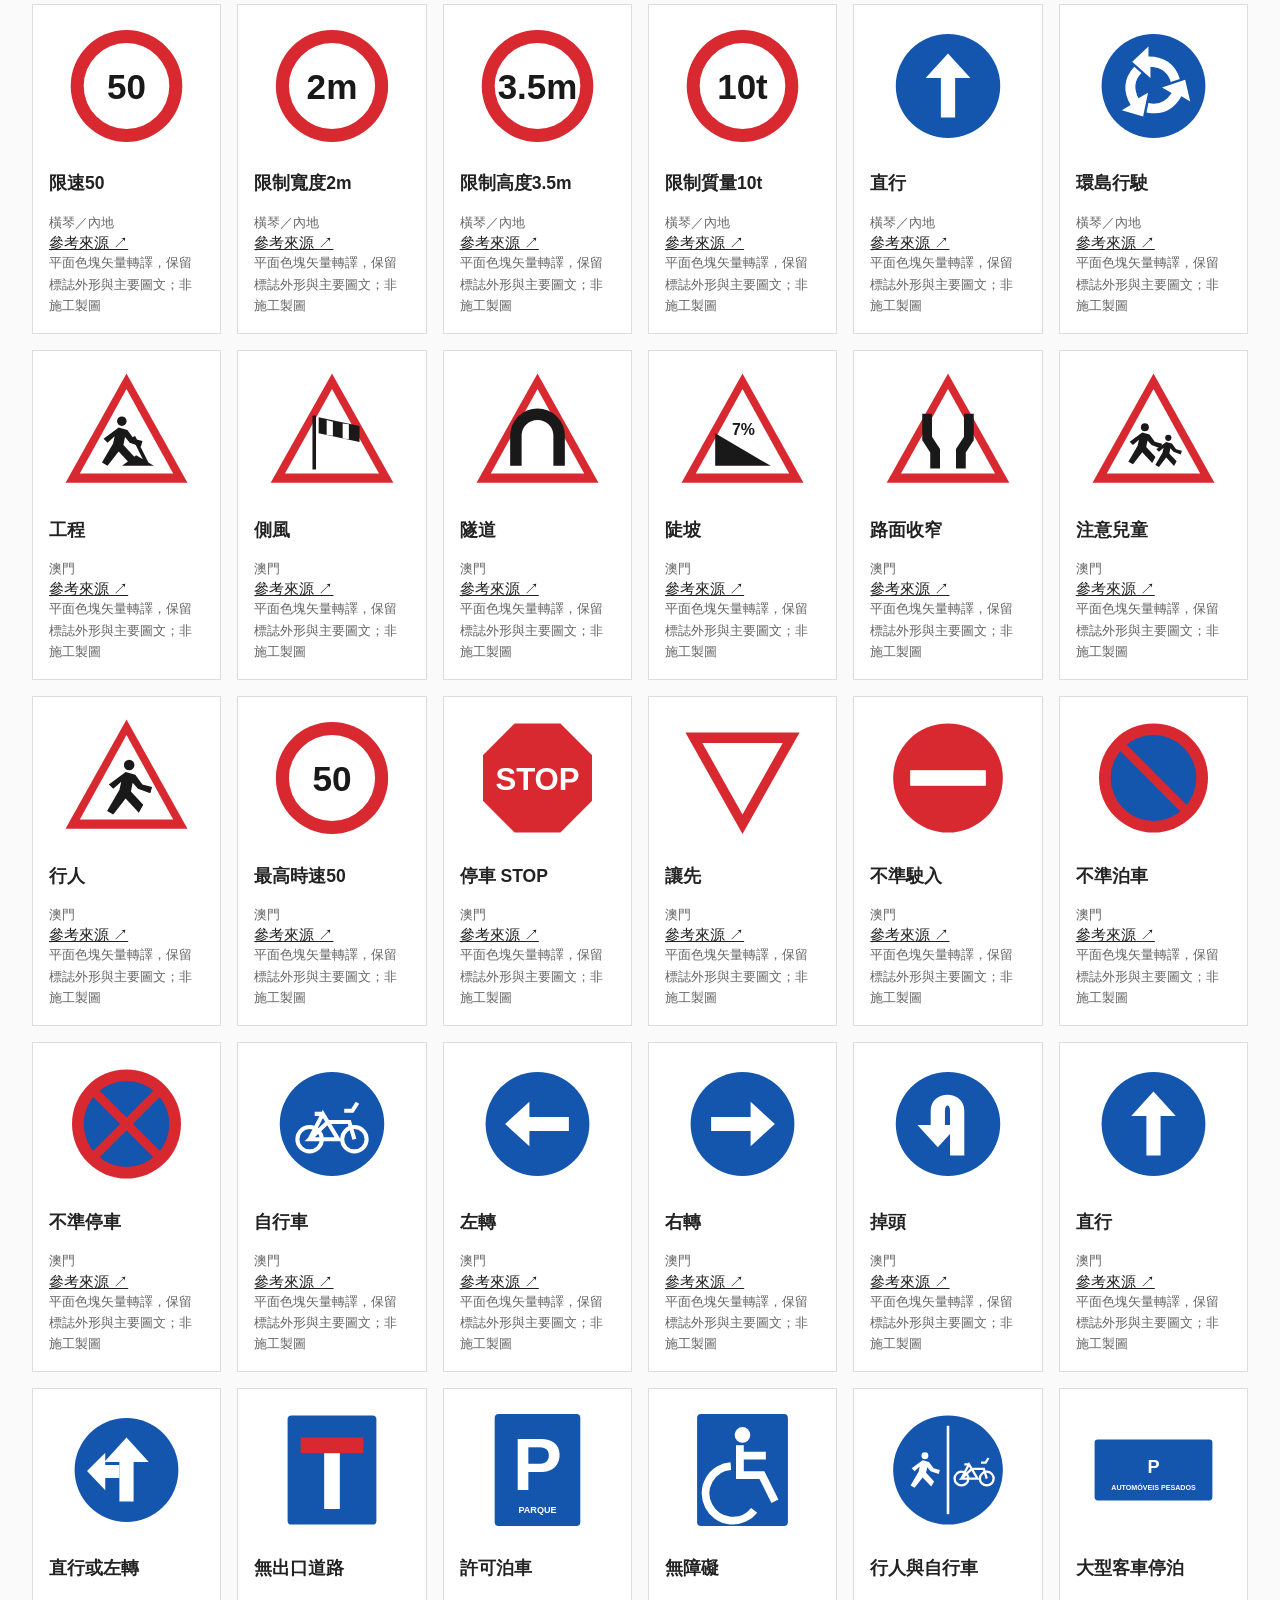
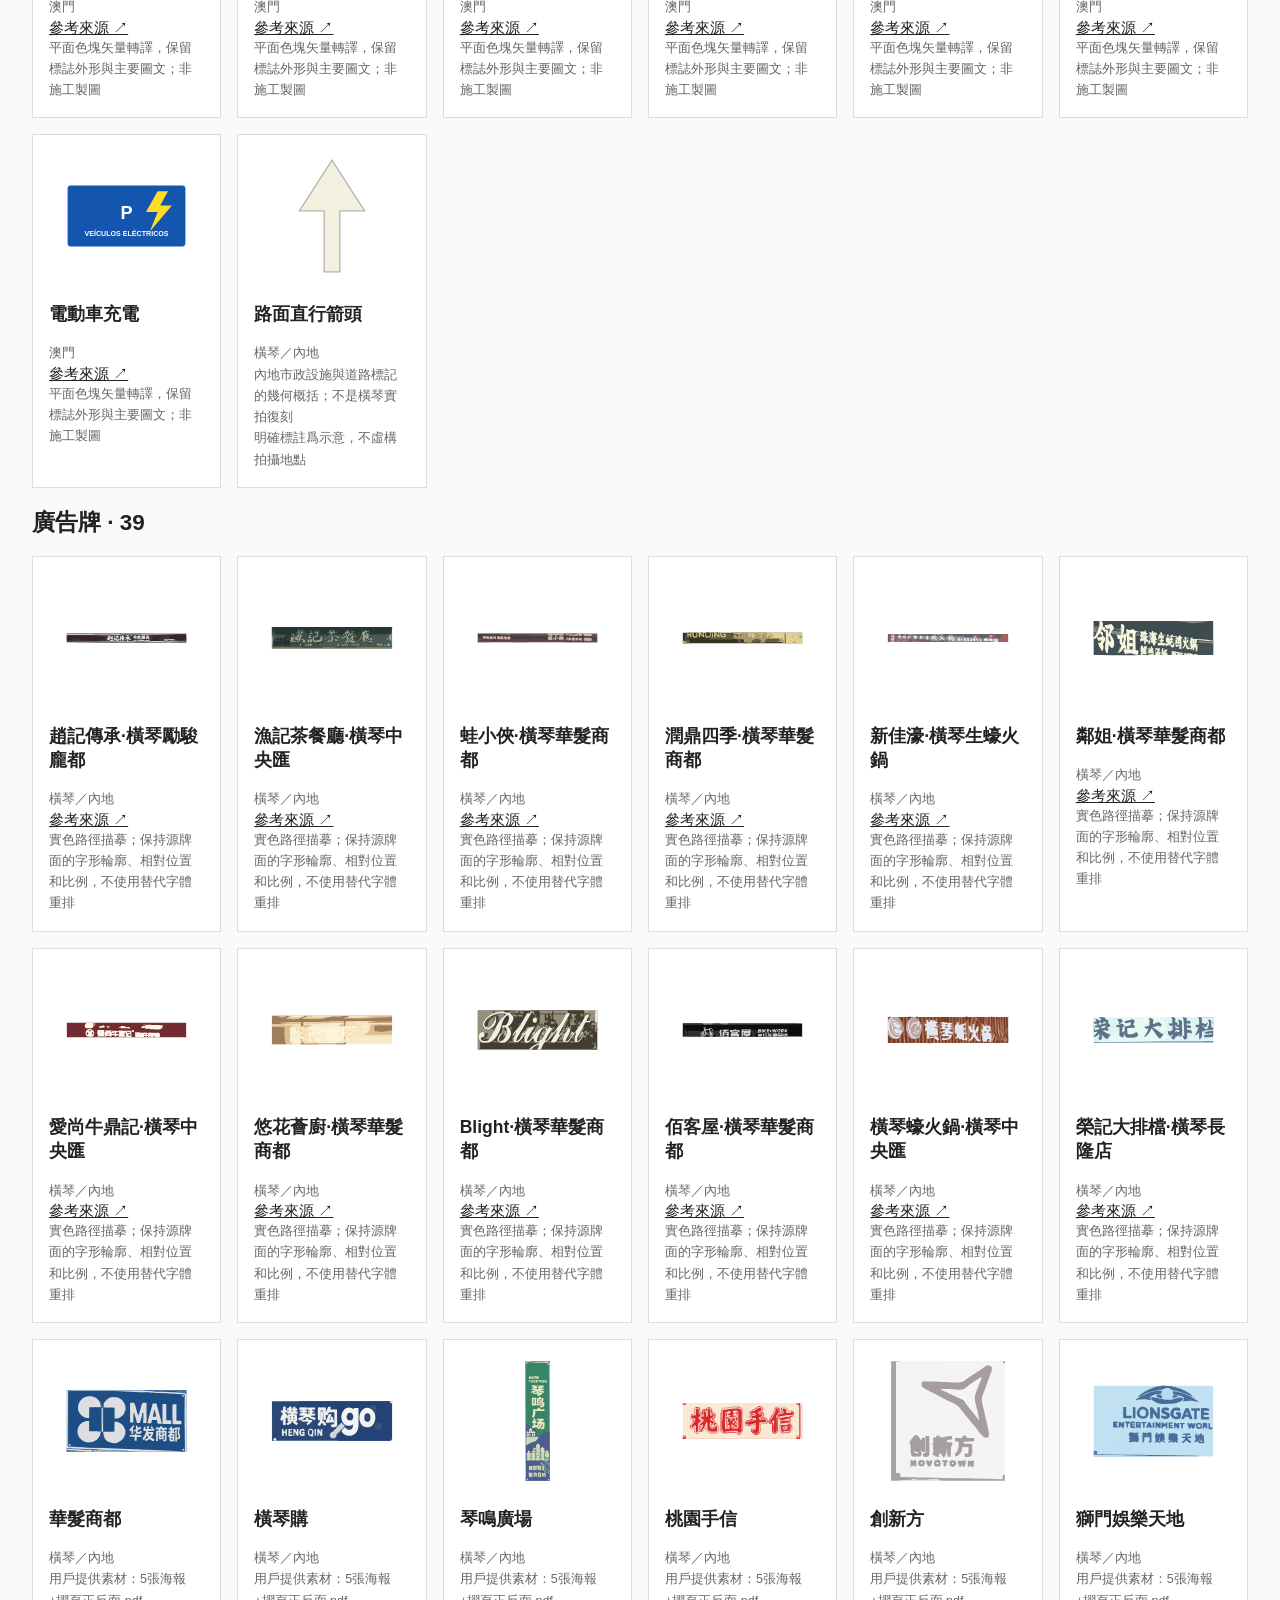
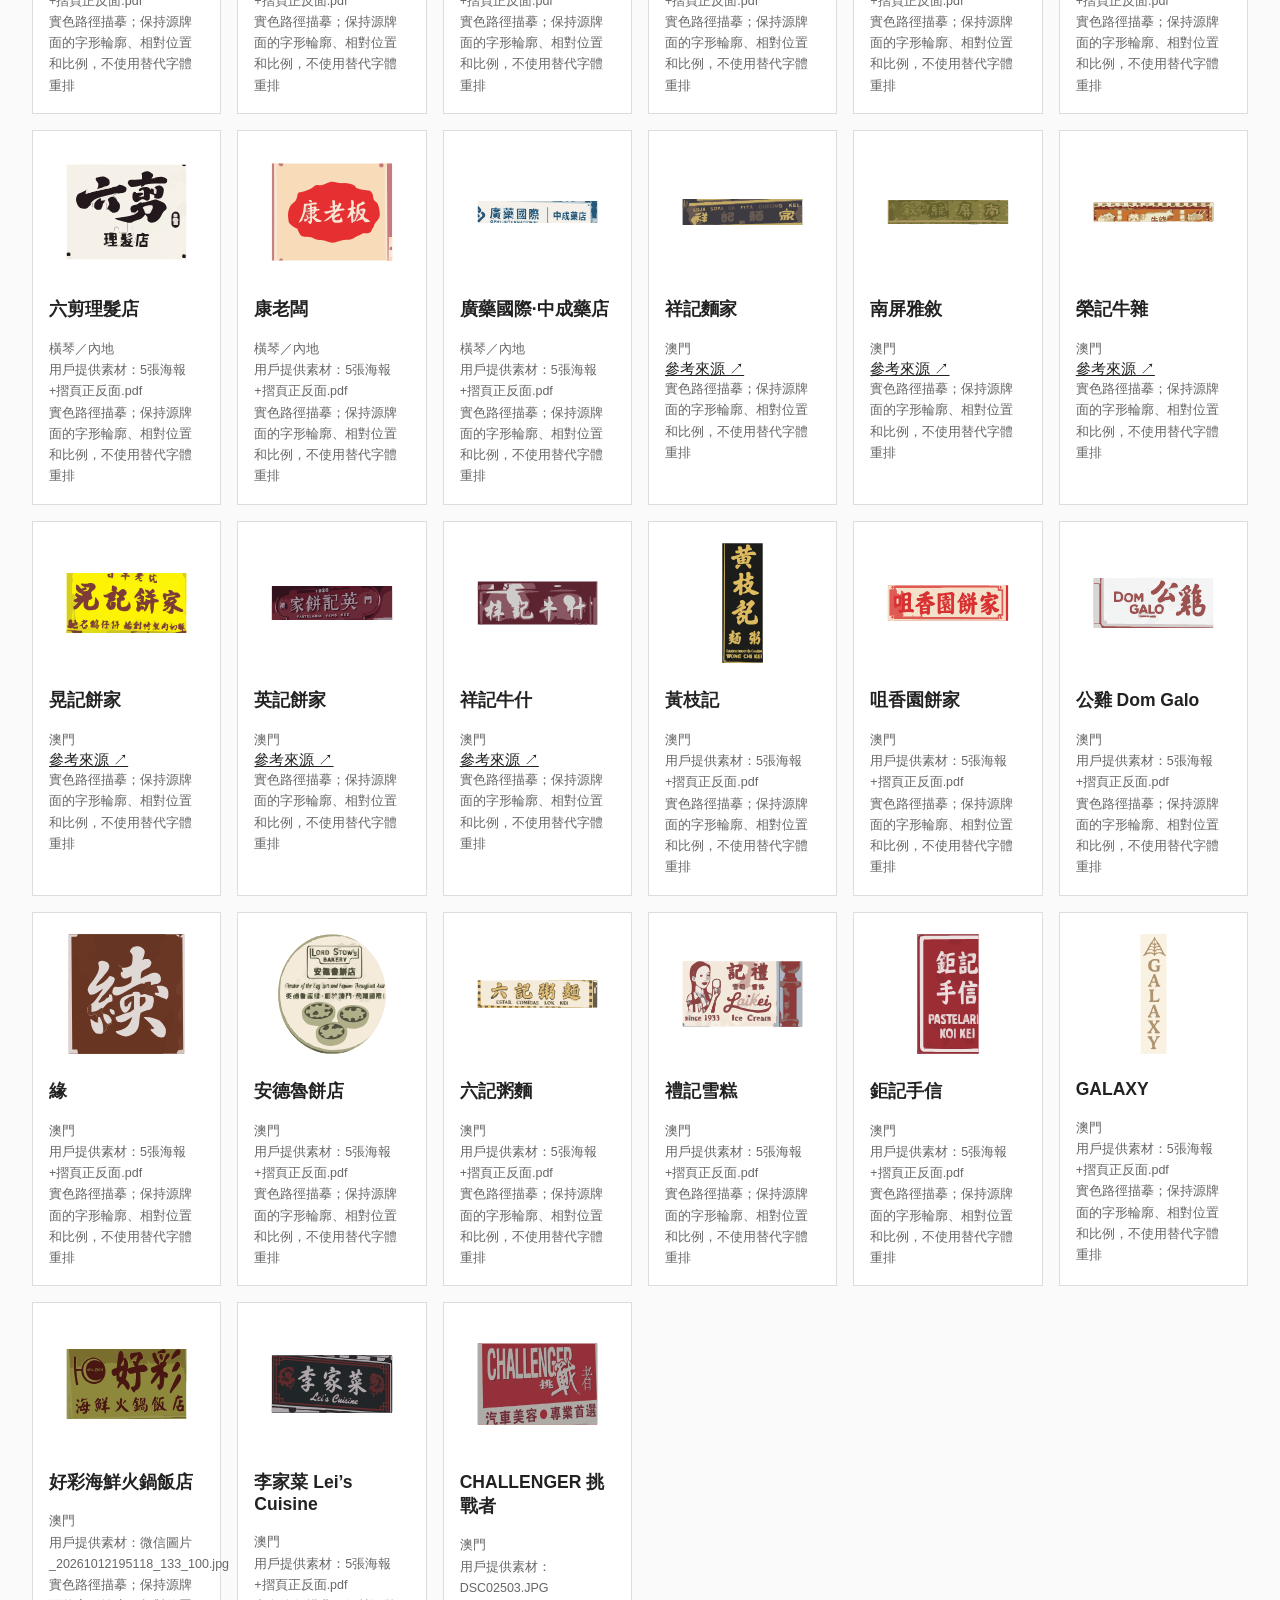
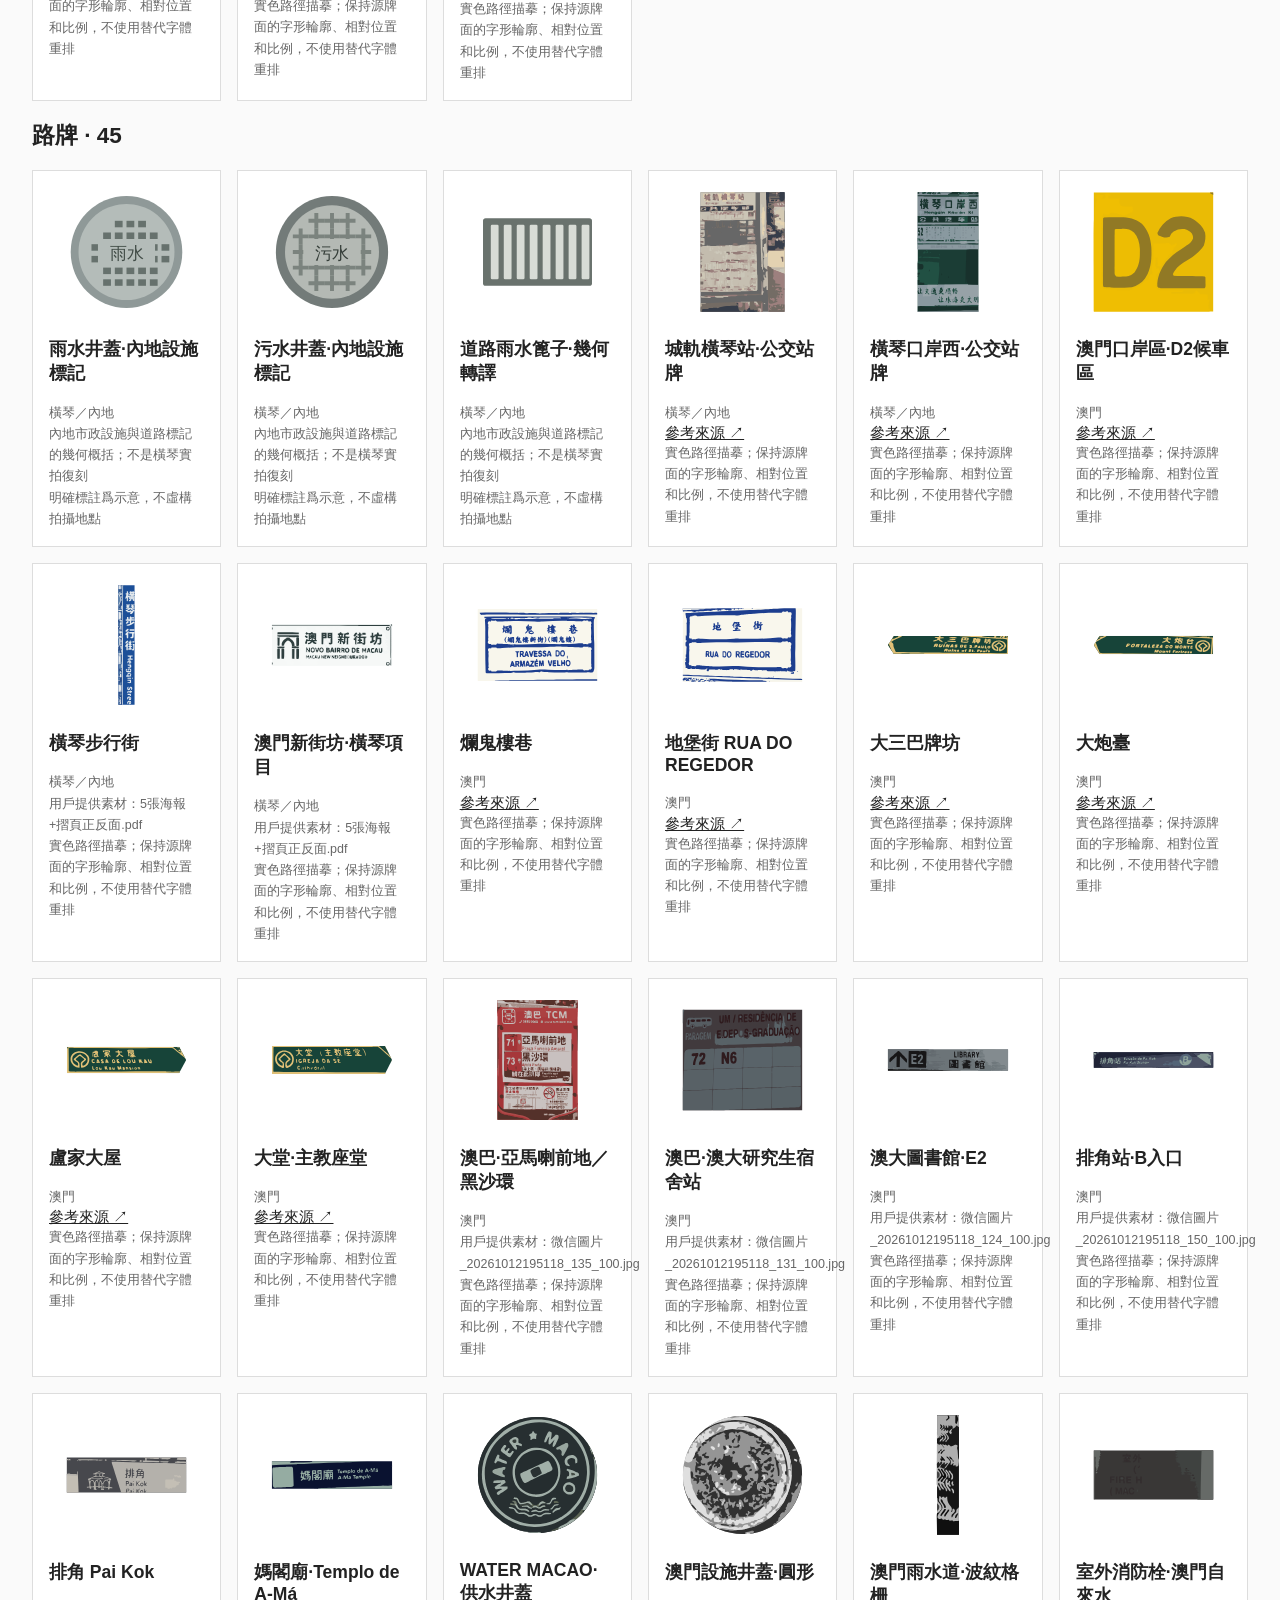
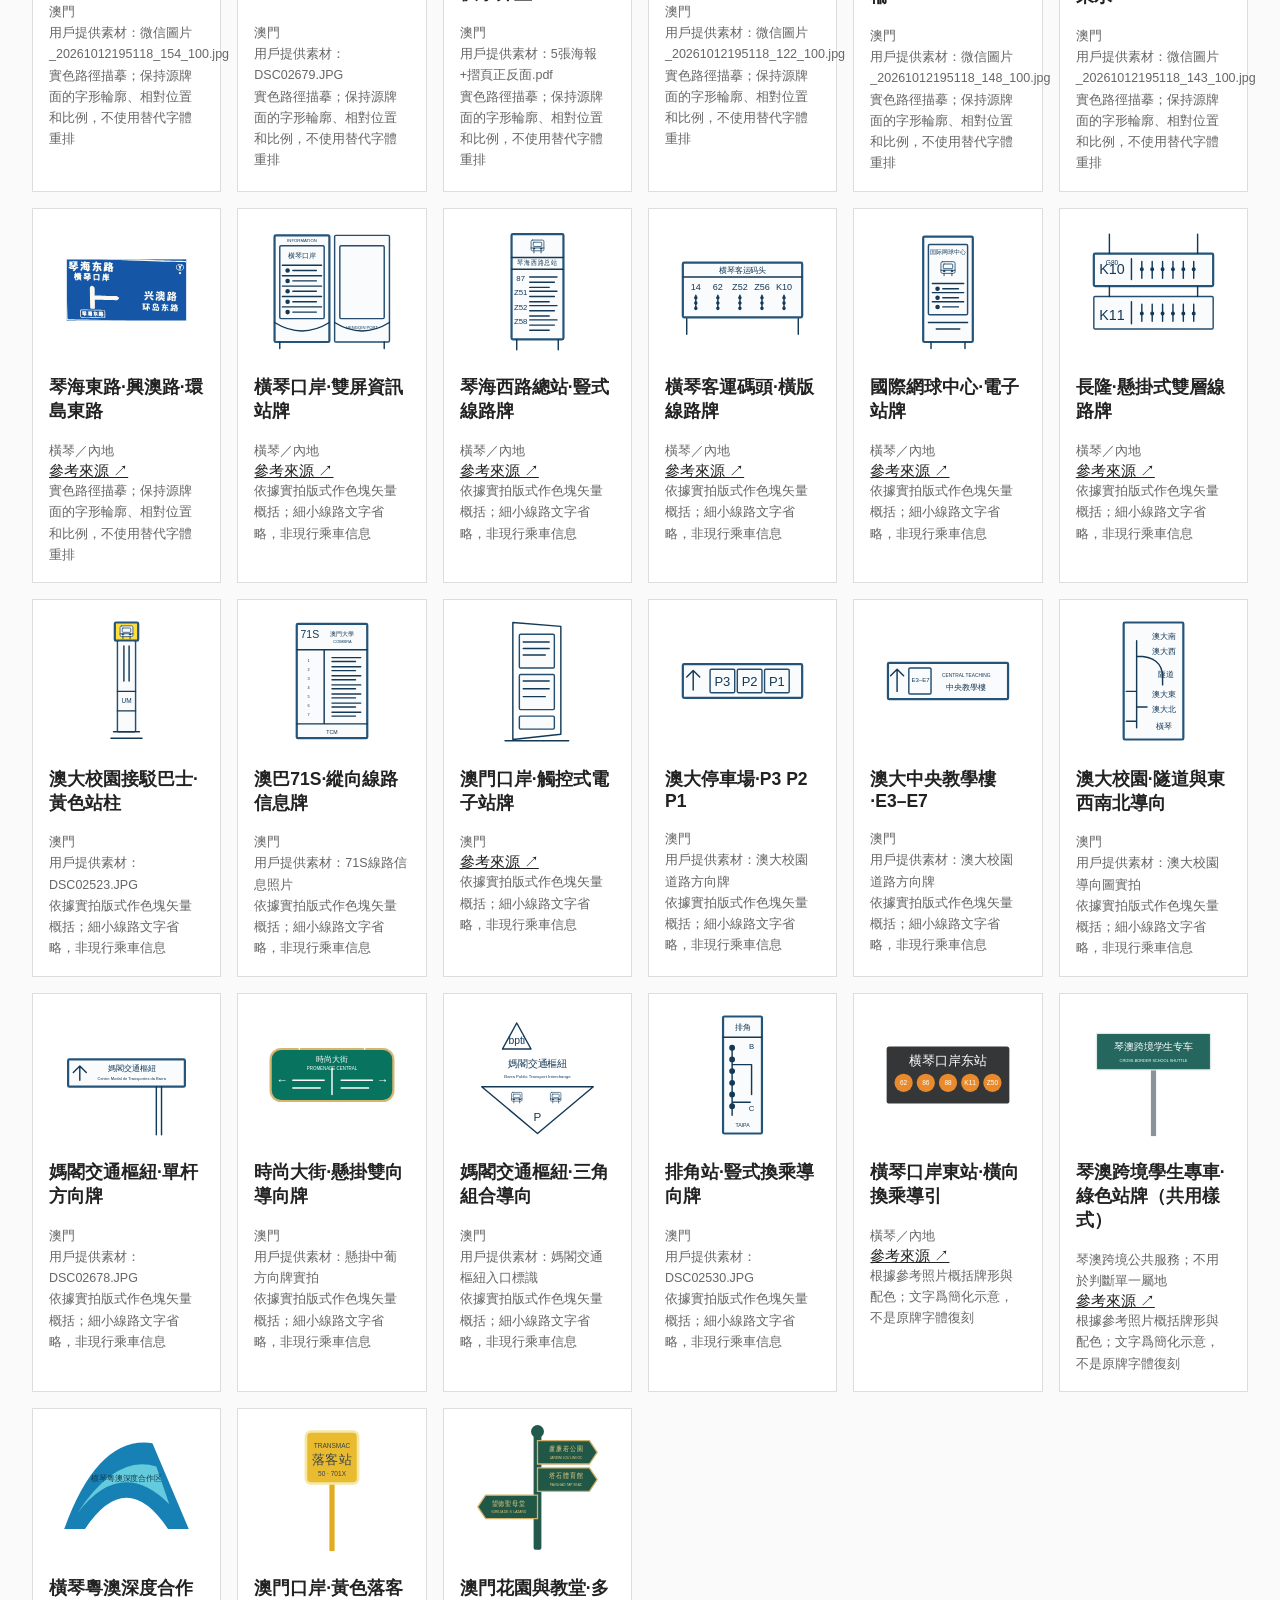
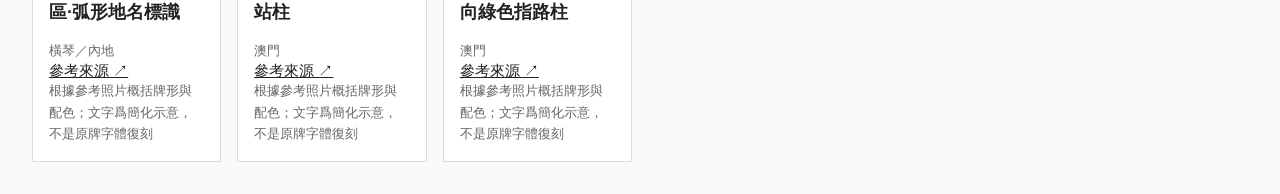
<file: visual/symbiosis-art/materials.html>
<!doctype html><html class="atlas-embed" lang="zh"><meta charset="utf-8"><meta name="viewport" content="width=device-width"><title>交融的圖景 · 素材來源</title><style>body{font:15px Arial,sans-serif;margin:32px;background:#fafafa;color:#222}section{display:grid;grid-template-columns:repeat(auto-fill,minmax(180px,1fr));gap:16px}article{padding:16px;background:white;border:1px solid #ddd}img{width:100%;height:130px}small{display:block;color:#666;line-height:1.7}a{color:inherit}</style><a href="../symbiosis.html">← 返回互動</a><h1>素材與來源</h1><p>指示牌：交通標誌與道路標記。廣告牌：店鋪文字招牌。路牌：地名、導向、公交站牌及城市設施標記。</p><h2>指示牌 · 56</h2><section><article><img loading="lazy" src="../symbiosis-art/solid-signs-v2/traffic-mainland-01.svg?v=78659b111d" alt="左急彎"><h3>左急彎</h3><small>橫琴／內地</small><a href="https://openstd.samr.gov.cn/bzgk/gb/newGbInfo?hcno=15B1FC09EE1AE92F1A9EC97BA3C9E451" target="_blank" rel="noopener">參考來源 ↗</a><small>平面色塊矢量轉譯，保留標誌外形與主要圖文；非施工製圖</small></article><article><img loading="lazy" src="../symbiosis-art/solid-signs-v2/traffic-mainland-02.svg?v=f96c280d8b" alt="右急彎"><h3>右急彎</h3><small>橫琴／內地</small><a href="https://openstd.samr.gov.cn/bzgk/gb/newGbInfo?hcno=15B1FC09EE1AE92F1A9EC97BA3C9E451" target="_blank" rel="noopener">參考來源 ↗</a><small>平面色塊矢量轉譯，保留標誌外形與主要圖文；非施工製圖</small></article><article><img loading="lazy" src="../symbiosis-art/solid-signs-v2/traffic-mainland-03.svg?v=a81275bff7" alt="連續彎路"><h3>連續彎路</h3><small>橫琴／內地</small><a href="https://openstd.samr.gov.cn/bzgk/gb/newGbInfo?hcno=15B1FC09EE1AE92F1A9EC97BA3C9E451" target="_blank" rel="noopener">參考來源 ↗</a><small>平面色塊矢量轉譯，保留標誌外形與主要圖文；非施工製圖</small></article><article><img loading="lazy" src="../symbiosis-art/solid-signs-v2/traffic-mainland-04.svg?v=109d1cd3ee" alt="十字交叉"><h3>十字交叉</h3><small>橫琴／內地</small><a href="https://openstd.samr.gov.cn/bzgk/gb/newGbInfo?hcno=15B1FC09EE1AE92F1A9EC97BA3C9E451" target="_blank" rel="noopener">參考來源 ↗</a><small>平面色塊矢量轉譯，保留標誌外形與主要圖文；非施工製圖</small></article><article><img loading="lazy" src="../symbiosis-art/solid-signs-v2/traffic-mainland-05.svg?v=c488764e21" alt="丁字交叉"><h3>丁字交叉</h3><small>橫琴／內地</small><a href="https://openstd.samr.gov.cn/bzgk/gb/newGbInfo?hcno=15B1FC09EE1AE92F1A9EC97BA3C9E451" target="_blank" rel="noopener">參考來源 ↗</a><small>平面色塊矢量轉譯，保留標誌外形與主要圖文；非施工製圖</small></article><article><img loading="lazy" src="../symbiosis-art/solid-signs-v2/traffic-mainland-06.svg?v=5170e8a717" alt="兩側變窄"><h3>兩側變窄</h3><small>橫琴／內地</small><a href="https://openstd.samr.gov.cn/bzgk/gb/newGbInfo?hcno=15B1FC09EE1AE92F1A9EC97BA3C9E451" target="_blank" rel="noopener">參考來源 ↗</a><small>平面色塊矢量轉譯，保留標誌外形與主要圖文；非施工製圖</small></article><article><img loading="lazy" src="../symbiosis-art/solid-signs-v2/traffic-mainland-07.svg?v=b1d5d8b5d8" alt="施工"><h3>施工</h3><small>橫琴／內地</small><a href="https://openstd.samr.gov.cn/bzgk/gb/newGbInfo?hcno=15B1FC09EE1AE92F1A9EC97BA3C9E451" target="_blank" rel="noopener">參考來源 ↗</a><small>平面色塊矢量轉譯，保留標誌外形與主要圖文；非施工製圖</small></article><article><img loading="lazy" src="../symbiosis-art/solid-signs-v2/traffic-mainland-08.svg?v=4e987da41e" alt="注意兒童"><h3>注意兒童</h3><small>橫琴／內地</small><a href="https://openstd.samr.gov.cn/bzgk/gb/newGbInfo?hcno=15B1FC09EE1AE92F1A9EC97BA3C9E451" target="_blank" rel="noopener">參考來源 ↗</a><small>平面色塊矢量轉譯，保留標誌外形與主要圖文；非施工製圖</small></article><article><img loading="lazy" src="../symbiosis-art/solid-signs-v2/traffic-mainland-09.svg?v=e8ad53761e" alt="注意行人"><h3>注意行人</h3><small>橫琴／內地</small><a href="https://openstd.samr.gov.cn/bzgk/gb/newGbInfo?hcno=15B1FC09EE1AE92F1A9EC97BA3C9E451" target="_blank" rel="noopener">參考來源 ↗</a><small>平面色塊矢量轉譯，保留標誌外形與主要圖文；非施工製圖</small></article><article><img loading="lazy" src="../symbiosis-art/solid-signs-v2/traffic-mainland-10.svg?v=ea162390ae" alt="注意信號燈"><h3>注意信號燈</h3><small>橫琴／內地</small><a href="https://openstd.samr.gov.cn/bzgk/gb/newGbInfo?hcno=15B1FC09EE1AE92F1A9EC97BA3C9E451" target="_blank" rel="noopener">參考來源 ↗</a><small>平面色塊矢量轉譯，保留標誌外形與主要圖文；非施工製圖</small></article><article><img loading="lazy" src="../symbiosis-art/solid-signs-v2/traffic-mainland-11.svg?v=cf2c4b781a" alt="注意落石"><h3>注意落石</h3><small>橫琴／內地</small><a href="https://openstd.samr.gov.cn/bzgk/gb/newGbInfo?hcno=15B1FC09EE1AE92F1A9EC97BA3C9E451" target="_blank" rel="noopener">參考來源 ↗</a><small>平面色塊矢量轉譯，保留標誌外形與主要圖文；非施工製圖</small></article><article><img loading="lazy" src="../symbiosis-art/solid-signs-v2/traffic-mainland-12.svg?v=694588dbf3" alt="易滑"><h3>易滑</h3><small>橫琴／內地</small><a href="https://openstd.samr.gov.cn/bzgk/gb/newGbInfo?hcno=15B1FC09EE1AE92F1A9EC97BA3C9E451" target="_blank" rel="noopener">參考來源 ↗</a><small>平面色塊矢量轉譯，保留標誌外形與主要圖文；非施工製圖</small></article><article><img loading="lazy" src="../symbiosis-art/solid-signs-v2/traffic-mainland-13.svg?v=cd0d91fda1" alt="減速丘"><h3>減速丘</h3><small>橫琴／內地</small><a href="https://openstd.samr.gov.cn/bzgk/gb/newGbInfo?hcno=15B1FC09EE1AE92F1A9EC97BA3C9E451" target="_blank" rel="noopener">參考來源 ↗</a><small>平面色塊矢量轉譯，保留標誌外形與主要圖文；非施工製圖</small></article><article><img loading="lazy" src="../symbiosis-art/solid-signs-v2/traffic-mainland-14.svg?v=8e84587c03" alt="路面不平"><h3>路面不平</h3><small>橫琴／內地</small><a href="https://openstd.samr.gov.cn/bzgk/gb/newGbInfo?hcno=15B1FC09EE1AE92F1A9EC97BA3C9E451" target="_blank" rel="noopener">參考來源 ↗</a><small>平面色塊矢量轉譯，保留標誌外形與主要圖文；非施工製圖</small></article><article><img loading="lazy" src="../symbiosis-art/solid-signs-v2/traffic-mainland-15.svg?v=82e792e742" alt="陡坡"><h3>陡坡</h3><small>橫琴／內地</small><a href="https://openstd.samr.gov.cn/bzgk/gb/newGbInfo?hcno=15B1FC09EE1AE92F1A9EC97BA3C9E451" target="_blank" rel="noopener">參考來源 ↗</a><small>平面色塊矢量轉譯，保留標誌外形與主要圖文；非施工製圖</small></article><article><img loading="lazy" src="../symbiosis-art/solid-signs-v2/traffic-mainland-16.svg?v=4736527404" alt="鐵路道口"><h3>鐵路道口</h3><small>橫琴／內地</small><a href="https://openstd.samr.gov.cn/bzgk/gb/newGbInfo?hcno=15B1FC09EE1AE92F1A9EC97BA3C9E451" target="_blank" rel="noopener">參考來源 ↗</a><small>平面色塊矢量轉譯，保留標誌外形與主要圖文；非施工製圖</small></article><article><img loading="lazy" src="../symbiosis-art/solid-signs-v2/traffic-mainland-17.svg?v=7d279c63cc" alt="注意積水"><h3>注意積水</h3><small>橫琴／內地</small><a href="https://openstd.samr.gov.cn/bzgk/gb/newGbInfo?hcno=15B1FC09EE1AE92F1A9EC97BA3C9E451" target="_blank" rel="noopener">參考來源 ↗</a><small>平面色塊矢量轉譯，保留標誌外形與主要圖文；非施工製圖</small></article><article><img loading="lazy" src="../symbiosis-art/solid-signs-v2/traffic-mainland-18.svg?v=89b604bbc5" alt="停車讓行"><h3>停車讓行</h3><small>橫琴／內地</small><a href="https://openstd.samr.gov.cn/bzgk/gb/newGbInfo?hcno=15B1FC09EE1AE92F1A9EC97BA3C9E451" target="_blank" rel="noopener">參考來源 ↗</a><small>平面色塊矢量轉譯，保留標誌外形與主要圖文；非施工製圖</small></article><article><img loading="lazy" src="../symbiosis-art/solid-signs-v2/traffic-mainland-19.svg?v=fe3d996596" alt="減速讓行"><h3>減速讓行</h3><small>橫琴／內地</small><a href="https://openstd.samr.gov.cn/bzgk/gb/newGbInfo?hcno=15B1FC09EE1AE92F1A9EC97BA3C9E451" target="_blank" rel="noopener">參考來源 ↗</a><small>平面色塊矢量轉譯，保留標誌外形與主要圖文；非施工製圖</small></article><article><img loading="lazy" src="../symbiosis-art/solid-signs-v2/traffic-mainland-20.svg?v=272f902e2b" alt="禁止駛入"><h3>禁止駛入</h3><small>橫琴／內地</small><a href="https://openstd.samr.gov.cn/bzgk/gb/newGbInfo?hcno=15B1FC09EE1AE92F1A9EC97BA3C9E451" target="_blank" rel="noopener">參考來源 ↗</a><small>平面色塊矢量轉譯，保留標誌外形與主要圖文；非施工製圖</small></article><article><img loading="lazy" src="../symbiosis-art/solid-signs-v2/traffic-mainland-21.svg?v=cd481203ce" alt="禁止機動車"><h3>禁止機動車</h3><small>橫琴／內地</small><a href="https://openstd.samr.gov.cn/bzgk/gb/newGbInfo?hcno=15B1FC09EE1AE92F1A9EC97BA3C9E451" target="_blank" rel="noopener">參考來源 ↗</a><small>平面色塊矢量轉譯，保留標誌外形與主要圖文；非施工製圖</small></article><article><img loading="lazy" src="../symbiosis-art/solid-signs-v2/traffic-mainland-22.svg?v=50ae5f08fb" alt="禁止自行車"><h3>禁止自行車</h3><small>橫琴／內地</small><a href="https://openstd.samr.gov.cn/bzgk/gb/newGbInfo?hcno=15B1FC09EE1AE92F1A9EC97BA3C9E451" target="_blank" rel="noopener">參考來源 ↗</a><small>平面色塊矢量轉譯，保留標誌外形與主要圖文；非施工製圖</small></article><article><img loading="lazy" src="../symbiosis-art/solid-signs-v2/traffic-mainland-23.svg?v=29d5ef90a1" alt="禁止貨車"><h3>禁止貨車</h3><small>橫琴／內地</small><a href="https://openstd.samr.gov.cn/bzgk/gb/newGbInfo?hcno=15B1FC09EE1AE92F1A9EC97BA3C9E451" target="_blank" rel="noopener">參考來源 ↗</a><small>平面色塊矢量轉譯，保留標誌外形與主要圖文；非施工製圖</small></article><article><img loading="lazy" src="../symbiosis-art/solid-signs-v2/traffic-mainland-24.svg?v=bcfa3199fe" alt="禁止鳴笛"><h3>禁止鳴笛</h3><small>橫琴／內地</small><a href="https://openstd.samr.gov.cn/bzgk/gb/newGbInfo?hcno=15B1FC09EE1AE92F1A9EC97BA3C9E451" target="_blank" rel="noopener">參考來源 ↗</a><small>平面色塊矢量轉譯，保留標誌外形與主要圖文；非施工製圖</small></article><article><img loading="lazy" src="../symbiosis-art/solid-signs-v2/traffic-mainland-25.svg?v=fd464dabc0" alt="限速50"><h3>限速50</h3><small>橫琴／內地</small><a href="https://openstd.samr.gov.cn/bzgk/gb/newGbInfo?hcno=15B1FC09EE1AE92F1A9EC97BA3C9E451" target="_blank" rel="noopener">參考來源 ↗</a><small>平面色塊矢量轉譯，保留標誌外形與主要圖文；非施工製圖</small></article><article><img loading="lazy" src="../symbiosis-art/solid-signs-v2/traffic-mainland-26.svg?v=98607c9f1b" alt="限制寬度2m"><h3>限制寬度2m</h3><small>橫琴／內地</small><a href="https://openstd.samr.gov.cn/bzgk/gb/newGbInfo?hcno=15B1FC09EE1AE92F1A9EC97BA3C9E451" target="_blank" rel="noopener">參考來源 ↗</a><small>平面色塊矢量轉譯，保留標誌外形與主要圖文；非施工製圖</small></article><article><img loading="lazy" src="../symbiosis-art/solid-signs-v2/traffic-mainland-27.svg?v=f3fc1ce81b" alt="限制高度3.5m"><h3>限制高度3.5m</h3><small>橫琴／內地</small><a href="https://openstd.samr.gov.cn/bzgk/gb/newGbInfo?hcno=15B1FC09EE1AE92F1A9EC97BA3C9E451" target="_blank" rel="noopener">參考來源 ↗</a><small>平面色塊矢量轉譯，保留標誌外形與主要圖文；非施工製圖</small></article><article><img loading="lazy" src="../symbiosis-art/solid-signs-v2/traffic-mainland-28.svg?v=9e1dadd002" alt="限制質量10t"><h3>限制質量10t</h3><small>橫琴／內地</small><a href="https://openstd.samr.gov.cn/bzgk/gb/newGbInfo?hcno=15B1FC09EE1AE92F1A9EC97BA3C9E451" target="_blank" rel="noopener">參考來源 ↗</a><small>平面色塊矢量轉譯，保留標誌外形與主要圖文；非施工製圖</small></article><article><img loading="lazy" src="../symbiosis-art/solid-signs-v2/traffic-mainland-29.svg?v=cc79e77f9e" alt="直行"><h3>直行</h3><small>橫琴／內地</small><a href="https://openstd.samr.gov.cn/bzgk/gb/newGbInfo?hcno=15B1FC09EE1AE92F1A9EC97BA3C9E451" target="_blank" rel="noopener">參考來源 ↗</a><small>平面色塊矢量轉譯，保留標誌外形與主要圖文；非施工製圖</small></article><article><img loading="lazy" src="../symbiosis-art/solid-signs-v2/traffic-mainland-30.svg?v=5749028cfc" alt="環島行駛"><h3>環島行駛</h3><small>橫琴／內地</small><a href="https://openstd.samr.gov.cn/bzgk/gb/newGbInfo?hcno=15B1FC09EE1AE92F1A9EC97BA3C9E451" target="_blank" rel="noopener">參考來源 ↗</a><small>平面色塊矢量轉譯，保留標誌外形與主要圖文；非施工製圖</small></article><article><img loading="lazy" src="../symbiosis-art/solid-signs-v2/traffic-macao-01.svg?v=edd4907e04" alt="工程"><h3>工程</h3><small>澳門</small><a href="https://www.dsat.gov.mo/pdf/TrafficSignalHandBook_tc.pdf" target="_blank" rel="noopener">參考來源 ↗</a><small>平面色塊矢量轉譯，保留標誌外形與主要圖文；非施工製圖</small></article><article><img loading="lazy" src="../symbiosis-art/solid-signs-v2/traffic-macao-02.svg?v=2b626010fb" alt="側風"><h3>側風</h3><small>澳門</small><a href="https://www.dsat.gov.mo/pdf/TrafficSignalHandBook_tc.pdf" target="_blank" rel="noopener">參考來源 ↗</a><small>平面色塊矢量轉譯，保留標誌外形與主要圖文；非施工製圖</small></article><article><img loading="lazy" src="../symbiosis-art/solid-signs-v2/traffic-macao-03.svg?v=791ae44b63" alt="隧道"><h3>隧道</h3><small>澳門</small><a href="https://www.dsat.gov.mo/pdf/TrafficSignalHandBook_tc.pdf" target="_blank" rel="noopener">參考來源 ↗</a><small>平面色塊矢量轉譯，保留標誌外形與主要圖文；非施工製圖</small></article><article><img loading="lazy" src="../symbiosis-art/solid-signs-v2/traffic-macao-04.svg?v=aa6f431927" alt="陡坡"><h3>陡坡</h3><small>澳門</small><a href="https://www.dsat.gov.mo/pdf/TrafficSignalHandBook_tc.pdf" target="_blank" rel="noopener">參考來源 ↗</a><small>平面色塊矢量轉譯，保留標誌外形與主要圖文；非施工製圖</small></article><article><img loading="lazy" src="../symbiosis-art/solid-signs-v2/traffic-macao-05.svg?v=cb91da4e1b" alt="路面收窄"><h3>路面收窄</h3><small>澳門</small><a href="https://www.dsat.gov.mo/pdf/TrafficSignalHandBook_tc.pdf" target="_blank" rel="noopener">參考來源 ↗</a><small>平面色塊矢量轉譯，保留標誌外形與主要圖文；非施工製圖</small></article><article><img loading="lazy" src="../symbiosis-art/solid-signs-v2/traffic-macao-06.svg?v=e8662ca701" alt="注意兒童"><h3>注意兒童</h3><small>澳門</small><a href="https://www.dsat.gov.mo/pdf/TrafficSignalHandBook_tc.pdf" target="_blank" rel="noopener">參考來源 ↗</a><small>平面色塊矢量轉譯，保留標誌外形與主要圖文；非施工製圖</small></article><article><img loading="lazy" src="../symbiosis-art/solid-signs-v2/traffic-macao-07.svg?v=a6c5296c65" alt="行人"><h3>行人</h3><small>澳門</small><a href="https://www.dsat.gov.mo/pdf/TrafficSignalHandBook_tc.pdf" target="_blank" rel="noopener">參考來源 ↗</a><small>平面色塊矢量轉譯，保留標誌外形與主要圖文；非施工製圖</small></article><article><img loading="lazy" src="../symbiosis-art/solid-signs-v2/traffic-macao-08.svg?v=fd464dabc0" alt="最高時速50"><h3>最高時速50</h3><small>澳門</small><a href="https://www.dsat.gov.mo/pdf/TrafficSignalHandBook_tc.pdf" target="_blank" rel="noopener">參考來源 ↗</a><small>平面色塊矢量轉譯，保留標誌外形與主要圖文；非施工製圖</small></article><article><img loading="lazy" src="../symbiosis-art/solid-signs-v2/traffic-macao-09.svg?v=a2eef58b05" alt="停車 STOP"><h3>停車 STOP</h3><small>澳門</small><a href="https://www.dsat.gov.mo/pdf/TrafficSignalHandBook_tc.pdf" target="_blank" rel="noopener">參考來源 ↗</a><small>平面色塊矢量轉譯，保留標誌外形與主要圖文；非施工製圖</small></article><article><img loading="lazy" src="../symbiosis-art/solid-signs-v2/traffic-macao-10.svg?v=ea3c54a8c0" alt="讓先"><h3>讓先</h3><small>澳門</small><a href="https://www.dsat.gov.mo/pdf/TrafficSignalHandBook_tc.pdf" target="_blank" rel="noopener">參考來源 ↗</a><small>平面色塊矢量轉譯，保留標誌外形與主要圖文；非施工製圖</small></article><article><img loading="lazy" src="../symbiosis-art/solid-signs-v2/traffic-macao-11.svg?v=272f902e2b" alt="不準駛入"><h3>不準駛入</h3><small>澳門</small><a href="https://www.dsat.gov.mo/pdf/TrafficSignalHandBook_tc.pdf" target="_blank" rel="noopener">參考來源 ↗</a><small>平面色塊矢量轉譯，保留標誌外形與主要圖文；非施工製圖</small></article><article><img loading="lazy" src="../symbiosis-art/solid-signs-v2/traffic-macao-12.svg?v=66b8c340db" alt="不準泊車"><h3>不準泊車</h3><small>澳門</small><a href="https://www.dsat.gov.mo/pdf/TrafficSignalHandBook_tc.pdf" target="_blank" rel="noopener">參考來源 ↗</a><small>平面色塊矢量轉譯，保留標誌外形與主要圖文；非施工製圖</small></article><article><img loading="lazy" src="../symbiosis-art/solid-signs-v2/traffic-macao-13.svg?v=1d8f1f4d2e" alt="不準停車"><h3>不準停車</h3><small>澳門</small><a href="https://www.dsat.gov.mo/pdf/TrafficSignalHandBook_tc.pdf" target="_blank" rel="noopener">參考來源 ↗</a><small>平面色塊矢量轉譯，保留標誌外形與主要圖文；非施工製圖</small></article><article><img loading="lazy" src="../symbiosis-art/solid-signs-v2/traffic-macao-14.svg?v=423694350f" alt="自行車"><h3>自行車</h3><small>澳門</small><a href="https://www.dsat.gov.mo/pdf/TrafficSignalHandBook_tc.pdf" target="_blank" rel="noopener">參考來源 ↗</a><small>平面色塊矢量轉譯，保留標誌外形與主要圖文；非施工製圖</small></article><article><img loading="lazy" src="../symbiosis-art/solid-signs-v2/traffic-macao-15.svg?v=45837ec61a" alt="左轉"><h3>左轉</h3><small>澳門</small><a href="https://www.dsat.gov.mo/pdf/TrafficSignalHandBook_tc.pdf" target="_blank" rel="noopener">參考來源 ↗</a><small>平面色塊矢量轉譯，保留標誌外形與主要圖文；非施工製圖</small></article><article><img loading="lazy" src="../symbiosis-art/solid-signs-v2/traffic-macao-16.svg?v=d0fe9d3819" alt="右轉"><h3>右轉</h3><small>澳門</small><a href="https://www.dsat.gov.mo/pdf/TrafficSignalHandBook_tc.pdf" target="_blank" rel="noopener">參考來源 ↗</a><small>平面色塊矢量轉譯，保留標誌外形與主要圖文；非施工製圖</small></article><article><img loading="lazy" src="../symbiosis-art/solid-signs-v2/traffic-macao-17.svg?v=8ded96acdf" alt="掉頭"><h3>掉頭</h3><small>澳門</small><a href="https://www.dsat.gov.mo/pdf/TrafficSignalHandBook_tc.pdf" target="_blank" rel="noopener">參考來源 ↗</a><small>平面色塊矢量轉譯，保留標誌外形與主要圖文；非施工製圖</small></article><article><img loading="lazy" src="../symbiosis-art/solid-signs-v2/traffic-macao-18.svg?v=cc79e77f9e" alt="直行"><h3>直行</h3><small>澳門</small><a href="https://www.dsat.gov.mo/pdf/TrafficSignalHandBook_tc.pdf" target="_blank" rel="noopener">參考來源 ↗</a><small>平面色塊矢量轉譯，保留標誌外形與主要圖文；非施工製圖</small></article><article><img loading="lazy" src="../symbiosis-art/solid-signs-v2/traffic-macao-19.svg?v=50a0514376" alt="直行或左轉"><h3>直行或左轉</h3><small>澳門</small><a href="https://www.dsat.gov.mo/pdf/TrafficSignalHandBook_tc.pdf" target="_blank" rel="noopener">參考來源 ↗</a><small>平面色塊矢量轉譯，保留標誌外形與主要圖文；非施工製圖</small></article><article><img loading="lazy" src="../symbiosis-art/solid-signs-v2/traffic-macao-20.svg?v=1b9edfb329" alt="無出口道路"><h3>無出口道路</h3><small>澳門</small><a href="https://www.dsat.gov.mo/pdf/TrafficSignalHandBook_tc.pdf" target="_blank" rel="noopener">參考來源 ↗</a><small>平面色塊矢量轉譯，保留標誌外形與主要圖文；非施工製圖</small></article><article><img loading="lazy" src="../symbiosis-art/solid-signs-v2/traffic-macao-22.svg?v=adfa77ca0a" alt="許可泊車"><h3>許可泊車</h3><small>澳門</small><a href="https://www.dsat.gov.mo/pdf/TrafficSignalHandBook_tc.pdf" target="_blank" rel="noopener">參考來源 ↗</a><small>平面色塊矢量轉譯，保留標誌外形與主要圖文；非施工製圖</small></article><article><img loading="lazy" src="../symbiosis-art/solid-signs-v2/traffic-macao-25.svg?v=5b03c95bd8" alt="無障礙"><h3>無障礙</h3><small>澳門</small><a href="https://www.dsat.gov.mo/pdf/TrafficSignalHandBook_tc.pdf" target="_blank" rel="noopener">參考來源 ↗</a><small>平面色塊矢量轉譯，保留標誌外形與主要圖文；非施工製圖</small></article><article><img loading="lazy" src="../symbiosis-art/solid-signs-v2/traffic-macao-26.svg?v=0b79339d43" alt="行人與自行車"><h3>行人與自行車</h3><small>澳門</small><a href="https://www.dsat.gov.mo/pdf/TrafficSignalHandBook_tc.pdf" target="_blank" rel="noopener">參考來源 ↗</a><small>平面色塊矢量轉譯，保留標誌外形與主要圖文；非施工製圖</small></article><article><img loading="lazy" src="../symbiosis-art/solid-signs-v2/traffic-macao-28.svg?v=dbe9af397c" alt="大型客車停泊"><h3>大型客車停泊</h3><small>澳門</small><a href="https://www.dsat.gov.mo/pdf/TrafficSignalHandBook_tc.pdf" target="_blank" rel="noopener">參考來源 ↗</a><small>平面色塊矢量轉譯，保留標誌外形與主要圖文；非施工製圖</small></article><article><img loading="lazy" src="../symbiosis-art/solid-signs-v2/traffic-macao-29.svg?v=e74f187a68" alt="電動車充電"><h3>電動車充電</h3><small>澳門</small><a href="https://www.dsat.gov.mo/pdf/TrafficSignalHandBook_tc.pdf" target="_blank" rel="noopener">參考來源 ↗</a><small>平面色塊矢量轉譯，保留標誌外形與主要圖文；非施工製圖</small></article><article><img loading="lazy" src="../symbiosis-art/solid-signs-v2/facility-mainland-58.svg?v=7f26a4d35e" alt="路面直行箭頭"><h3>路面直行箭頭</h3><small>橫琴／內地</small><small>內地市政設施與道路標記的幾何概括；不是橫琴實拍復刻</small><small>明確標註爲示意，不虛構拍攝地點</small></article></section><h2>廣告牌 · 39</h2><section><article><img loading="lazy" src="../symbiosis-art/solid-signs-v2/hq-zhao.svg?v=d21a572dcf" alt="趙記傳承·橫琴勵駿龐都"><h3>趙記傳承·橫琴勵駿龐都</h3><small>橫琴／內地</small><a href="https://www.openrice.com.cn/zh/zhuhai/r-趙記傳承-橫琴-港式-甜品-糖水-r8222912" target="_blank" rel="noopener">參考來源 ↗</a><small>實色路徑描摹；保持源牌面的字形輪廓、相對位置和比例，不使用替代字體重排</small></article><article><img loading="lazy" src="../symbiosis-art/solid-signs-v2/hq-yukee.svg?v=64c5a6ea40" alt="漁記茶餐廳·橫琴中央匯"><h3>漁記茶餐廳·橫琴中央匯</h3><small>橫琴／內地</small><a href="https://www.openrice.com.cn/zh/zhuhai/r-漁記茶餐廳-橫琴-港式-r8222309" target="_blank" rel="noopener">參考來源 ↗</a><small>實色路徑描摹；保持源牌面的字形輪廓、相對位置和比例，不使用替代字體重排</small></article><article><img loading="lazy" src="../symbiosis-art/solid-signs-v2/hq-wa.svg?v=2538216595" alt="蛙小俠·橫琴華髮商都"><h3>蛙小俠·橫琴華髮商都</h3><small>橫琴／內地</small><a href="https://www.openrice.com.cn/zh/zhuhai/r-蛙小俠-橫琴-湘菜-湖南-r9565239" target="_blank" rel="noopener">參考來源 ↗</a><small>實色路徑描摹；保持源牌面的字形輪廓、相對位置和比例，不使用替代字體重排</small></article><article><img loading="lazy" src="../symbiosis-art/solid-signs-v2/hq-run.svg?v=444eb64af0" alt="潤鼎四季·橫琴華髮商都"><h3>潤鼎四季·橫琴華髮商都</h3><small>橫琴／內地</small><a href="https://www.openrice.com.cn/zh/zhuhai/r-潤鼎四季椰子雞-橫琴-粵菜-廣東-火鍋-r9565089" target="_blank" rel="noopener">參考來源 ↗</a><small>實色路徑描摹；保持源牌面的字形輪廓、相對位置和比例，不使用替代字體重排</small></article><article><img loading="lazy" src="../symbiosis-art/solid-signs-v2/hq-jiahao.svg?v=70545bd786" alt="新佳濠·橫琴生蠔火鍋"><h3>新佳濠·橫琴生蠔火鍋</h3><small>橫琴／內地</small><a href="https://www.openrice.com.cn/zh/zhuhai/r-新佳濠橫琴生蠔火鍋-橫琴-粵菜-廣東-火鍋-r8221865" target="_blank" rel="noopener">參考來源 ↗</a><small>實色路徑描摹；保持源牌面的字形輪廓、相對位置和比例，不使用替代字體重排</small></article><article><img loading="lazy" src="../symbiosis-art/solid-signs-v2/hq-lin.svg?v=6e65f855f2" alt="鄰姐·橫琴華髮商都"><h3>鄰姐·橫琴華髮商都</h3><small>橫琴／內地</small><a href="https://www.openrice.com.cn/zh/zhuhai/r-鄰姐珠海生蠔雞火鍋-橫琴-粵菜-廣東-火鍋-r9654089/photos" target="_blank" rel="noopener">參考來源 ↗</a><small>實色路徑描摹；保持源牌面的字形輪廓、相對位置和比例，不使用替代字體重排</small></article><article><img loading="lazy" src="../symbiosis-art/solid-signs-v2/hq-niu.svg?v=4f1ad70d90" alt="愛尚牛鼎記·橫琴中央匯"><h3>愛尚牛鼎記·橫琴中央匯</h3><small>橫琴／內地</small><a href="https://www.openrice.com.cn/zh/zhuhai/r-愛尚牛鼎記潮汕牛肉火鍋-橫琴-粵菜-廣東-火鍋-r8220884" target="_blank" rel="noopener">參考來源 ↗</a><small>實色路徑描摹；保持源牌面的字形輪廓、相對位置和比例，不使用替代字體重排</small></article><article><img loading="lazy" src="../symbiosis-art/solid-signs-v2/hq-you.svg?v=c9e42cda40" alt="悠花薈廚·橫琴華髮商都"><h3>悠花薈廚·橫琴華髮商都</h3><small>橫琴／內地</small><a href="https://www.hengqin.gov.cn/macao_zh_hans/hzqgl/dtyw/dtxx/content/post_3736965.html" target="_blank" rel="noopener">參考來源 ↗</a><small>實色路徑描摹；保持源牌面的字形輪廓、相對位置和比例，不使用替代字體重排</small></article><article><img loading="lazy" src="../symbiosis-art/solid-signs-v2/hq-coffee.svg?v=66f86bb43c" alt="Blight·橫琴華髮商都"><h3>Blight·橫琴華髮商都</h3><small>橫琴／內地</small><a href="https://www.hengqin.gov.cn/macao_zh_hans/hzqgl/dtyw/dtxx/content/post_3736965.html" target="_blank" rel="noopener">參考來源 ↗</a><small>實色路徑描摹；保持源牌面的字形輪廓、相對位置和比例，不使用替代字體重排</small></article><article><img loading="lazy" src="../symbiosis-art/solid-signs-v2/hq-cycle.svg?v=05477bbef9" alt="佰客屋·橫琴華髮商都"><h3>佰客屋·橫琴華髮商都</h3><small>橫琴／內地</small><a href="https://www.hengqin.gov.cn/macao_zh_hans/hzqgl/dtyw/dtxx/content/post_3736965.html" target="_blank" rel="noopener">參考來源 ↗</a><small>實色路徑描摹；保持源牌面的字形輪廓、相對位置和比例，不使用替代字體重排</small></article><article><img loading="lazy" src="../symbiosis-art/solid-signs-v2/hq-hao.svg?v=a0eca09897" alt="橫琴蠔火鍋·橫琴中央匯"><h3>橫琴蠔火鍋·橫琴中央匯</h3><small>橫琴／內地</small><a href="https://you.ctrip.com/travels/zhuhai27/3970290.html" target="_blank" rel="noopener">參考來源 ↗</a><small>實色路徑描摹；保持源牌面的字形輪廓、相對位置和比例，不使用替代字體重排</small></article><article><img loading="lazy" src="../symbiosis-art/solid-signs-v2/hq-rong.svg?v=654026b9a6" alt="榮記大排檔·橫琴長隆店"><h3>榮記大排檔·橫琴長隆店</h3><small>橫琴／內地</small><a href="https://hk.trip.com/moments/detail/zhuhai-27-139803414/" target="_blank" rel="noopener">參考來源 ↗</a><small>實色路徑描摹；保持源牌面的字形輪廓、相對位置和比例，不使用替代字體重排</small></article><article><img loading="lazy" src="../symbiosis-art/solid-signs-v2/hq-mall.svg?v=a8ada6c5bf" alt="華髮商都"><h3>華髮商都</h3><small>橫琴／內地</small><small>用戶提供素材：5張海報+摺頁正反面.pdf</small><small>實色路徑描摹；保持源牌面的字形輪廓、相對位置和比例，不使用替代字體重排</small></article><article><img loading="lazy" src="../symbiosis-art/solid-signs-v2/hq-go.svg?v=92e9831427" alt="橫琴購"><h3>橫琴購</h3><small>橫琴／內地</small><small>用戶提供素材：5張海報+摺頁正反面.pdf</small><small>實色路徑描摹；保持源牌面的字形輪廓、相對位置和比例，不使用替代字體重排</small></article><article><img loading="lazy" src="../symbiosis-art/solid-signs-v2/hq-qinming.svg?v=fb6635a8f7" alt="琴鳴廣場"><h3>琴鳴廣場</h3><small>橫琴／內地</small><small>用戶提供素材：5張海報+摺頁正反面.pdf</small><small>實色路徑描摹；保持源牌面的字形輪廓、相對位置和比例，不使用替代字體重排</small></article><article><img loading="lazy" src="../symbiosis-art/solid-signs-v2/hq-peach.svg?v=efa94217de" alt="桃園手信"><h3>桃園手信</h3><small>橫琴／內地</small><small>用戶提供素材：5張海報+摺頁正反面.pdf</small><small>實色路徑描摹；保持源牌面的字形輪廓、相對位置和比例，不使用替代字體重排</small></article><article><img loading="lazy" src="../symbiosis-art/solid-signs-v2/hq-novotown.svg?v=507ba850b3" alt="創新方"><h3>創新方</h3><small>橫琴／內地</small><small>用戶提供素材：5張海報+摺頁正反面.pdf</small><small>實色路徑描摹；保持源牌面的字形輪廓、相對位置和比例，不使用替代字體重排</small></article><article><img loading="lazy" src="../symbiosis-art/solid-signs-v2/hq-lionsgate.svg?v=0624dd23f7" alt="獅門娛樂天地"><h3>獅門娛樂天地</h3><small>橫琴／內地</small><small>用戶提供素材：5張海報+摺頁正反面.pdf</small><small>實色路徑描摹；保持源牌面的字形輪廓、相對位置和比例，不使用替代字體重排</small></article><article><img loading="lazy" src="../symbiosis-art/solid-signs-v2/hq-six.svg?v=6ba9e69949" alt="六剪理髮店"><h3>六剪理髮店</h3><small>橫琴／內地</small><small>用戶提供素材：5張海報+摺頁正反面.pdf</small><small>實色路徑描摹；保持源牌面的字形輪廓、相對位置和比例，不使用替代字體重排</small></article><article><img loading="lazy" src="../symbiosis-art/solid-signs-v2/hq-kang.svg?v=160bab3f87" alt="康老闆"><h3>康老闆</h3><small>橫琴／內地</small><small>用戶提供素材：5張海報+摺頁正反面.pdf</small><small>實色路徑描摹；保持源牌面的字形輪廓、相對位置和比例，不使用替代字體重排</small></article><article><img loading="lazy" src="../symbiosis-art/solid-signs-v2/hq-pharmacy.svg?v=b11409d4a2" alt="廣藥國際·中成藥店"><h3>廣藥國際·中成藥店</h3><small>橫琴／內地</small><small>用戶提供素材：5張海報+摺頁正反面.pdf</small><small>實色路徑描摹；保持源牌面的字形輪廓、相對位置和比例，不使用替代字體重排</small></article><article><img loading="lazy" src="../symbiosis-art/solid-signs-v2/mo-cheong.svg?v=f20f5d083a" alt="祥記麵家"><h3>祥記麵家</h3><small>澳門</small><a href="https://www.littledayout.com/visiting-macau-with-kids-attractions-experiences-food/" target="_blank" rel="noopener">參考來源 ↗</a><small>實色路徑描摹；保持源牌面的字形輪廓、相對位置和比例，不使用替代字體重排</small></article><article><img loading="lazy" src="../symbiosis-art/solid-signs-v2/mo-nam.svg?v=788f3d3b57" alt="南屏雅敘"><h3>南屏雅敘</h3><small>澳門</small><a href="https://banbi.tw/nam-peng-cafe/" target="_blank" rel="noopener">參考來源 ↗</a><small>實色路徑描摹；保持源牌面的字形輪廓、相對位置和比例，不使用替代字體重排</small></article><article><img loading="lazy" src="../symbiosis-art/solid-signs-v2/mo-rong.svg?v=c6c044c6f7" alt="榮記牛雜"><h3>榮記牛雜</h3><small>澳門</small><a href="https://www.sohu.com/a/676098386_544082" target="_blank" rel="noopener">參考來源 ↗</a><small>實色路徑描摹；保持源牌面的字形輪廓、相對位置和比例，不使用替代字體重排</small></article><article><img loading="lazy" src="../symbiosis-art/solid-signs-v2/mo-fong.svg?v=b0ebfc0d46" alt="晃記餅家"><h3>晃記餅家</h3><small>澳門</small><a href="https://www.bigfang.tw/blog/post/30399613" target="_blank" rel="noopener">參考來源 ↗</a><small>實色路徑描摹；保持源牌面的字形輪廓、相對位置和比例，不使用替代字體重排</small></article><article><img loading="lazy" src="../symbiosis-art/solid-signs-v2/mo-ying.svg?v=8e38d54f51" alt="英記餅家"><h3>英記餅家</h3><small>澳門</small><a href="https://www.openrice.com/zh/macau/r-英記餅家-氹仔舊城區-粵菜-廣東-中式包點-r435115/photos/storefront" target="_blank" rel="noopener">參考來源 ↗</a><small>實色路徑描摹；保持源牌面的字形輪廓、相對位置和比例，不使用替代字體重排</small></article><article><img loading="lazy" src="../symbiosis-art/solid-signs-v2/mo-ngao.svg?v=41d1949cc3" alt="祥記牛什"><h3>祥記牛什</h3><small>澳門</small><a href="https://www.klook.com/en-IN/activity/28640-chi-kei-ngao-chap-broadway-macau/" target="_blank" rel="noopener">參考來源 ↗</a><small>實色路徑描摹；保持源牌面的字形輪廓、相對位置和比例，不使用替代字體重排</small></article><article><img loading="lazy" src="../symbiosis-art/solid-signs-v2/mo-wong.svg?v=58ad240d54" alt="黃枝記"><h3>黃枝記</h3><small>澳門</small><small>用戶提供素材：5張海報+摺頁正反面.pdf</small><small>實色路徑描摹；保持源牌面的字形輪廓、相對位置和比例，不使用替代字體重排</small></article><article><img loading="lazy" src="../symbiosis-art/solid-signs-v2/mo-chui.svg?v=367c3f6cde" alt="咀香園餅家"><h3>咀香園餅家</h3><small>澳門</small><small>用戶提供素材：5張海報+摺頁正反面.pdf</small><small>實色路徑描摹；保持源牌面的字形輪廓、相對位置和比例，不使用替代字體重排</small></article><article><img loading="lazy" src="../symbiosis-art/solid-signs-v2/mo-dom.svg?v=97c33e916c" alt="公雞 Dom Galo"><h3>公雞 Dom Galo</h3><small>澳門</small><small>用戶提供素材：5張海報+摺頁正反面.pdf</small><small>實色路徑描摹；保持源牌面的字形輪廓、相對位置和比例，不使用替代字體重排</small></article><article><img loading="lazy" src="../symbiosis-art/solid-signs-v2/mo-yuen.svg?v=a1c41b8449" alt="緣"><h3>緣</h3><small>澳門</small><small>用戶提供素材：5張海報+摺頁正反面.pdf</small><small>實色路徑描摹；保持源牌面的字形輪廓、相對位置和比例，不使用替代字體重排</small></article><article><img loading="lazy" src="../symbiosis-art/solid-signs-v2/mo-stow.svg?v=898a25d6b6" alt="安德魯餅店"><h3>安德魯餅店</h3><small>澳門</small><small>用戶提供素材：5張海報+摺頁正反面.pdf</small><small>實色路徑描摹；保持源牌面的字形輪廓、相對位置和比例，不使用替代字體重排</small></article><article><img loading="lazy" src="../symbiosis-art/solid-signs-v2/mo-lok.svg?v=a1ad8982c2" alt="六記粥麵"><h3>六記粥麵</h3><small>澳門</small><small>用戶提供素材：5張海報+摺頁正反面.pdf</small><small>實色路徑描摹；保持源牌面的字形輪廓、相對位置和比例，不使用替代字體重排</small></article><article><img loading="lazy" src="../symbiosis-art/solid-signs-v2/mo-lai.svg?v=bbd1ffeaee" alt="禮記雪糕"><h3>禮記雪糕</h3><small>澳門</small><small>用戶提供素材：5張海報+摺頁正反面.pdf</small><small>實色路徑描摹；保持源牌面的字形輪廓、相對位置和比例，不使用替代字體重排</small></article><article><img loading="lazy" src="../symbiosis-art/solid-signs-v2/mo-koikei.svg?v=699f582fb3" alt="鉅記手信"><h3>鉅記手信</h3><small>澳門</small><small>用戶提供素材：5張海報+摺頁正反面.pdf</small><small>實色路徑描摹；保持源牌面的字形輪廓、相對位置和比例，不使用替代字體重排</small></article><article><img loading="lazy" src="../symbiosis-art/solid-signs-v2/mo-galaxy.svg?v=53ee2933a1" alt="GALAXY"><h3>GALAXY</h3><small>澳門</small><small>用戶提供素材：5張海報+摺頁正反面.pdf</small><small>實色路徑描摹；保持源牌面的字形輪廓、相對位置和比例，不使用替代字體重排</small></article><article><img loading="lazy" src="../symbiosis-art/solid-signs-v2/mo-hochoi.svg?v=9ed6eff6a4" alt="好彩海鮮火鍋飯店"><h3>好彩海鮮火鍋飯店</h3><small>澳門</small><small>用戶提供素材：微信圖片_20261012195118_133_100.jpg</small><small>實色路徑描摹；保持源牌面的字形輪廓、相對位置和比例，不使用替代字體重排</small></article><article><img loading="lazy" src="../symbiosis-art/solid-signs-v2/mo-lei.svg?v=4bc2afe94c" alt="李家菜 Lei’s Cuisine"><h3>李家菜 Lei’s Cuisine</h3><small>澳門</small><small>用戶提供素材：5張海報+摺頁正反面.pdf</small><small>實色路徑描摹；保持源牌面的字形輪廓、相對位置和比例，不使用替代字體重排</small></article><article><img loading="lazy" src="../symbiosis-art/solid-signs-v2/mo-challenger.svg?v=39091f639d" alt="CHALLENGER 挑戰者"><h3>CHALLENGER 挑戰者</h3><small>澳門</small><small>用戶提供素材：DSC02503.JPG</small><small>實色路徑描摹；保持源牌面的字形輪廓、相對位置和比例，不使用替代字體重排</small></article></section><h2>路牌 · 45</h2><section><article><img loading="lazy" src="../symbiosis-art/solid-signs-v2/facility-mainland-55.svg?v=d987007601" alt="雨水井蓋·內地設施標記"><h3>雨水井蓋·內地設施標記</h3><small>橫琴／內地</small><small>內地市政設施與道路標記的幾何概括；不是橫琴實拍復刻</small><small>明確標註爲示意，不虛構拍攝地點</small></article><article><img loading="lazy" src="../symbiosis-art/solid-signs-v2/facility-mainland-56.svg?v=6dc31930f3" alt="污水井蓋·內地設施標記"><h3>污水井蓋·內地設施標記</h3><small>橫琴／內地</small><small>內地市政設施與道路標記的幾何概括；不是橫琴實拍復刻</small><small>明確標註爲示意，不虛構拍攝地點</small></article><article><img loading="lazy" src="../symbiosis-art/solid-signs-v2/facility-mainland-57.svg?v=e91afa21a1" alt="道路雨水篦子·幾何轉譯"><h3>道路雨水篦子·幾何轉譯</h3><small>橫琴／內地</small><small>內地市政設施與道路標記的幾何概括；不是橫琴實拍復刻</small><small>明確標註爲示意，不虛構拍攝地點</small></article><article><img loading="lazy" src="../symbiosis-art/solid-signs-v2/hq-bus.svg?v=12feb8c3d1" alt="城軌橫琴站·公交站牌"><h3>城軌橫琴站·公交站牌</h3><small>橫琴／內地</small><a href="https://www.hengqin.gov.cn/macao_zh_hans/hzqgl/dtyw/dtxx/content/post_3613804.html" target="_blank" rel="noopener">參考來源 ↗</a><small>實色路徑描摹；保持源牌面的字形輪廓、相對位置和比例，不使用替代字體重排</small></article><article><img loading="lazy" src="../symbiosis-art/solid-signs-v2/hq-portbus.svg?v=241af82af4" alt="橫琴口岸西·公交站牌"><h3>橫琴口岸西·公交站牌</h3><small>橫琴／內地</small><a href="https://w.zhbus.org/横琴口岸西" target="_blank" rel="noopener">參考來源 ↗</a><small>實色路徑描摹；保持源牌面的字形輪廓、相對位置和比例，不使用替代字體重排</small></article><article><img loading="lazy" src="../symbiosis-art/solid-signs-v2/hq-port.svg?v=f27e53fb25" alt="澳門口岸區·D2候車區"><h3>澳門口岸區·D2候車區</h3><small>澳門</small><a href="https://www.hengqin.gov.cn/macao_zh_hans/hzqgl/dtyw/dtxx/content/post_3727811.html" target="_blank" rel="noopener">參考來源 ↗</a><small>實色路徑描摹；保持源牌面的字形輪廓、相對位置和比例，不使用替代字體重排</small></article><article><img loading="lazy" src="../symbiosis-art/solid-signs-v2/hq-street.svg?v=51fbc42df4" alt="橫琴步行街"><h3>橫琴步行街</h3><small>橫琴／內地</small><small>用戶提供素材：5張海報+摺頁正反面.pdf</small><small>實色路徑描摹；保持源牌面的字形輪廓、相對位置和比例，不使用替代字體重排</small></article><article><img loading="lazy" src="../symbiosis-art/solid-signs-v2/hq-block.svg?v=18040f0de0" alt="澳門新街坊·橫琴項目"><h3>澳門新街坊·橫琴項目</h3><small>橫琴／內地</small><small>用戶提供素材：5張海報+摺頁正反面.pdf</small><small>實色路徑描摹；保持源牌面的字形輪廓、相對位置和比例，不使用替代字體重排</small></article><article><img loading="lazy" src="../symbiosis-art/solid-signs-v2/mo-tile1.svg?v=3a1489d8fc" alt="爛鬼樓巷"><h3>爛鬼樓巷</h3><small>澳門</small><a href="https://travel.ifeng.com/c/8C7WRV7W1vX" target="_blank" rel="noopener">參考來源 ↗</a><small>實色路徑描摹；保持源牌面的字形輪廓、相對位置和比例，不使用替代字體重排</small></article><article><img loading="lazy" src="../symbiosis-art/solid-signs-v2/mo-regedor.svg?v=008a014f53" alt="地堡街 RUA DO REGEDOR"><h3>地堡街 RUA DO REGEDOR</h3><small>澳門</small><a href="https://www.getreadyhk.com/leisure-and-fun/macau-trip/item/3767-lemoncello-gelato" target="_blank" rel="noopener">參考來源 ↗</a><small>實色路徑描摹；保持源牌面的字形輪廓、相對位置和比例，不使用替代字體重排</small></article><article><img loading="lazy" src="../symbiosis-art/solid-signs-v2/mo-green-paul.svg?v=087f46fc09" alt="大三巴牌坊"><h3>大三巴牌坊</h3><small>澳門</small><a href="https://you.ctrip.com/sight/macau39/3399.html" target="_blank" rel="noopener">參考來源 ↗</a><small>實色路徑描摹；保持源牌面的字形輪廓、相對位置和比例，不使用替代字體重排</small></article><article><img loading="lazy" src="../symbiosis-art/solid-signs-v2/mo-green-mount.svg?v=703945fd32" alt="大炮臺"><h3>大炮臺</h3><small>澳門</small><a href="https://you.ctrip.com/sight/macau39/3399.html" target="_blank" rel="noopener">參考來源 ↗</a><small>實色路徑描摹；保持源牌面的字形輪廓、相對位置和比例，不使用替代字體重排</small></article><article><img loading="lazy" src="../symbiosis-art/solid-signs-v2/mo-green-lou.svg?v=726642ce4a" alt="盧家大屋"><h3>盧家大屋</h3><small>澳門</small><a href="https://you.ctrip.com/sight/macau39/3399.html" target="_blank" rel="noopener">參考來源 ↗</a><small>實色路徑描摹；保持源牌面的字形輪廓、相對位置和比例，不使用替代字體重排</small></article><article><img loading="lazy" src="../symbiosis-art/solid-signs-v2/mo-green-se.svg?v=5b959c68c0" alt="大堂·主教座堂"><h3>大堂·主教座堂</h3><small>澳門</small><a href="https://you.ctrip.com/sight/macau39/3399.html" target="_blank" rel="noopener">參考來源 ↗</a><small>實色路徑描摹；保持源牌面的字形輪廓、相對位置和比例，不使用替代字體重排</small></article><article><img loading="lazy" src="../symbiosis-art/solid-signs-v2/mo-bus-tcm.svg?v=173ac49607" alt="澳巴·亞馬喇前地／黑沙環"><h3>澳巴·亞馬喇前地／黑沙環</h3><small>澳門</small><small>用戶提供素材：微信圖片_20261012195118_135_100.jpg</small><small>實色路徑描摹；保持源牌面的字形輪廓、相對位置和比例，不使用替代字體重排</small></article><article><img loading="lazy" src="../symbiosis-art/solid-signs-v2/mo-bus-um.svg?v=63a4ed9e00" alt="澳巴·澳大研究生宿舍站"><h3>澳巴·澳大研究生宿舍站</h3><small>澳門</small><small>用戶提供素材：微信圖片_20261012195118_131_100.jpg</small><small>實色路徑描摹；保持源牌面的字形輪廓、相對位置和比例，不使用替代字體重排</small></article><article><img loading="lazy" src="../symbiosis-art/solid-signs-v2/mo-um-library.svg?v=2d13b4fb81" alt="澳大圖書館·E2"><h3>澳大圖書館·E2</h3><small>澳門</small><small>用戶提供素材：微信圖片_20261012195118_124_100.jpg</small><small>實色路徑描摹；保持源牌面的字形輪廓、相對位置和比例，不使用替代字體重排</small></article><article><img loading="lazy" src="../symbiosis-art/solid-signs-v2/mo-pai.svg?v=ecca1d9813" alt="排角站·B入口"><h3>排角站·B入口</h3><small>澳門</small><small>用戶提供素材：微信圖片_20261012195118_150_100.jpg</small><small>實色路徑描摹；保持源牌面的字形輪廓、相對位置和比例，不使用替代字體重排</small></article><article><img loading="lazy" src="../symbiosis-art/solid-signs-v2/mo-paikok.svg?v=881d3d6cdf" alt="排角 Pai Kok"><h3>排角 Pai Kok</h3><small>澳門</small><small>用戶提供素材：微信圖片_20261012195118_154_100.jpg</small><small>實色路徑描摹；保持源牌面的字形輪廓、相對位置和比例，不使用替代字體重排</small></article><article><img loading="lazy" src="../symbiosis-art/solid-signs-v2/mo-ama.svg?v=a7a209866d" alt="媽閣廟·Templo de A-Má"><h3>媽閣廟·Templo de A-Má</h3><small>澳門</small><small>用戶提供素材：DSC02679.JPG</small><small>實色路徑描摹；保持源牌面的字形輪廓、相對位置和比例，不使用替代字體重排</small></article><article><img loading="lazy" src="../symbiosis-art/solid-signs-v2/mo-water.svg?v=0ea77fbff6" alt="WATER MACAO·供水井蓋"><h3>WATER MACAO·供水井蓋</h3><small>澳門</small><small>用戶提供素材：5張海報+摺頁正反面.pdf</small><small>實色路徑描摹；保持源牌面的字形輪廓、相對位置和比例，不使用替代字體重排</small></article><article><img loading="lazy" src="../symbiosis-art/solid-signs-v2/mo-cover.svg?v=c98a7b67fa" alt="澳門設施井蓋·圓形"><h3>澳門設施井蓋·圓形</h3><small>澳門</small><small>用戶提供素材：微信圖片_20261012195118_122_100.jpg</small><small>實色路徑描摹；保持源牌面的字形輪廓、相對位置和比例，不使用替代字體重排</small></article><article><img loading="lazy" src="../symbiosis-art/solid-signs-v2/mo-drain.svg?v=ba9717e73c" alt="澳門雨水道·波紋格柵"><h3>澳門雨水道·波紋格柵</h3><small>澳門</small><small>用戶提供素材：微信圖片_20261012195118_148_100.jpg</small><small>實色路徑描摹；保持源牌面的字形輪廓、相對位置和比例，不使用替代字體重排</small></article><article><img loading="lazy" src="../symbiosis-art/solid-signs-v2/mo-hydrant.svg?v=0f2a353ca9" alt="室外消防栓·澳門自來水"><h3>室外消防栓·澳門自來水</h3><small>澳門</small><small>用戶提供素材：微信圖片_20261012195118_143_100.jpg</small><small>實色路徑描摹；保持源牌面的字形輪廓、相對位置和比例，不使用替代字體重排</small></article><article><img loading="lazy" src="../symbiosis-art/solid-signs-v2/hq-qinhai.svg?v=4627501a01" alt="琴海東路·興澳路·環島東路"><h3>琴海東路·興澳路·環島東路</h3><small>橫琴／內地</small><a href="https://www.exmoo.com/article/35793.html" target="_blank" rel="noopener">參考來源 ↗</a><small>實色路徑描摹；保持源牌面的字形輪廓、相對位置和比例，不使用替代字體重排</small></article><article><img loading="lazy" src="../symbiosis-art/solid-signs-v2/hq-port-double.svg?v=5a737d09ec" alt="橫琴口岸·雙屏資訊站牌"><h3>橫琴口岸·雙屏資訊站牌</h3><small>橫琴／內地</small><a href="https://w.zhbus.org/横琴口岸（公交站）" target="_blank" rel="noopener">參考來源 ↗</a><small>依據實拍版式作色塊矢量概括；細小線路文字省略，非現行乘車信息</small></article><article><img loading="lazy" src="../symbiosis-art/solid-signs-v2/hq-qinhai-bus.svg?v=fc4dee03c8" alt="琴海西路總站·豎式線路牌"><h3>琴海西路總站·豎式線路牌</h3><small>橫琴／內地</small><a href="https://w.zhbus.org/琴海西路总站" target="_blank" rel="noopener">參考來源 ↗</a><small>依據實拍版式作色塊矢量概括；細小線路文字省略，非現行乘車信息</small></article><article><img loading="lazy" src="../symbiosis-art/solid-signs-v2/hq-wharf-wide.svg?v=6c9ff96949" alt="橫琴客運碼頭·橫版線路牌"><h3>橫琴客運碼頭·橫版線路牌</h3><small>橫琴／內地</small><a href="https://w.zhbus.org/横琴客运码头" target="_blank" rel="noopener">參考來源 ↗</a><small>依據實拍版式作色塊矢量概括；細小線路文字省略，非現行乘車信息</small></article><article><img loading="lazy" src="../symbiosis-art/solid-signs-v2/hq-tennis-screen.svg?v=77ef133743" alt="國際網球中心·電子站牌"><h3>國際網球中心·電子站牌</h3><small>橫琴／內地</small><a href="https://static.nfnews.com/content/202601/28/c12117892.html?enterColumnId=3766" target="_blank" rel="noopener">參考來源 ↗</a><small>依據實拍版式作色塊矢量概括；細小線路文字省略，非現行乘車信息</small></article><article><img loading="lazy" src="../symbiosis-art/solid-signs-v2/hq-chimelong-stop.svg?v=3ac4ecdd5b" alt="長隆·懸掛式雙層線路牌"><h3>長隆·懸掛式雙層線路牌</h3><small>橫琴／內地</small><a href="https://w.zhbus.org/长隆" target="_blank" rel="noopener">參考來源 ↗</a><small>依據實拍版式作色塊矢量概括；細小線路文字省略，非現行乘車信息</small></article><article><img loading="lazy" src="../symbiosis-art/solid-signs-v2/mo-campus-pole.svg?v=977a07f802" alt="澳大校園接駁巴士·黃色站柱"><h3>澳大校園接駁巴士·黃色站柱</h3><small>澳門</small><small>用戶提供素材：DSC02523.JPG</small><small>依據實拍版式作色塊矢量概括；細小線路文字省略，非現行乘車信息</small></article><article><img loading="lazy" src="../symbiosis-art/solid-signs-v2/mo-route71s.svg?v=6adc385c30" alt="澳巴71S·縱向線路信息牌"><h3>澳巴71S·縱向線路信息牌</h3><small>澳門</small><small>用戶提供素材：71S線路信息照片</small><small>依據實拍版式作色塊矢量概括；細小線路文字省略，非現行乘車信息</small></article><article><img loading="lazy" src="../symbiosis-art/solid-signs-v2/mo-border-kiosk.svg?v=9ee08ad942" alt="澳門口岸·觸控式電子站牌"><h3>澳門口岸·觸控式電子站牌</h3><small>澳門</small><a href="https://www.gov.mo/zh-hans/news/253888/" target="_blank" rel="noopener">參考來源 ↗</a><small>依據實拍版式作色塊矢量概括；細小線路文字省略，非現行乘車信息</small></article><article><img loading="lazy" src="../symbiosis-art/solid-signs-v2/mo-um-parking.svg?v=efe6a911a0" alt="澳大停車場·P3 P2 P1"><h3>澳大停車場·P3 P2 P1</h3><small>澳門</small><small>用戶提供素材：澳大校園道路方向牌</small><small>依據實拍版式作色塊矢量概括；細小線路文字省略，非現行乘車信息</small></article><article><img loading="lazy" src="../symbiosis-art/solid-signs-v2/mo-um-teaching.svg?v=236200bd81" alt="澳大中央教學樓·E3–E7"><h3>澳大中央教學樓·E3–E7</h3><small>澳門</small><small>用戶提供素材：澳大校園道路方向牌</small><small>依據實拍版式作色塊矢量概括；細小線路文字省略，非現行乘車信息</small></article><article><img loading="lazy" src="../symbiosis-art/solid-signs-v2/mo-um-routing.svg?v=8c042fe48f" alt="澳大校園·隧道與東西南北導向"><h3>澳大校園·隧道與東西南北導向</h3><small>澳門</small><small>用戶提供素材：澳大校園導向圖實拍</small><small>依據實拍版式作色塊矢量概括；細小線路文字省略，非現行乘車信息</small></article><article><img loading="lazy" src="../symbiosis-art/solid-signs-v2/mo-barra-heritage.svg?v=feefd4019c" alt="媽閣交通樞紐·單杆方向牌"><h3>媽閣交通樞紐·單杆方向牌</h3><small>澳門</small><small>用戶提供素材：DSC02678.JPG</small><small>依據實拍版式作色塊矢量概括；細小線路文字省略，非現行乘車信息</small></article><article><img loading="lazy" src="../symbiosis-art/solid-signs-v2/mo-promenade.svg?v=a79c9993db" alt="時尚大街·懸掛雙向導向牌"><h3>時尚大街·懸掛雙向導向牌</h3><small>澳門</small><small>用戶提供素材：懸掛中葡方向牌實拍</small><small>依據實拍版式作色塊矢量概括；細小線路文字省略，非現行乘車信息</small></article><article><img loading="lazy" src="../symbiosis-art/solid-signs-v2/mo-barra-marker.svg?v=38260de164" alt="媽閣交通樞紐·三角組合導向"><h3>媽閣交通樞紐·三角組合導向</h3><small>澳門</small><small>用戶提供素材：媽閣交通樞紐入口標識</small><small>依據實拍版式作色塊矢量概括；細小線路文字省略，非現行乘車信息</small></article><article><img loading="lazy" src="../symbiosis-art/solid-signs-v2/mo-taipa-map.svg?v=69e8c4365e" alt="排角站·豎式換乘導向牌"><h3>排角站·豎式換乘導向牌</h3><small>澳門</small><small>用戶提供素材：DSC02530.JPG</small><small>依據實拍版式作色塊矢量概括；細小線路文字省略，非現行乘車信息</small></article><article><img loading="lazy" src="../symbiosis-art/solid-signs-v2/hq-port-directory.svg?v=661a33a384" alt="橫琴口岸東站·橫向換乘導引"><h3>橫琴口岸東站·橫向換乘導引</h3><small>橫琴／內地</small><a href="https://www.hengqin.gov.cn/macao_zh_hans/hzqgl/dtyw/dtxx/content/post_3541050.html" target="_blank" rel="noopener">參考來源 ↗</a><small>根據參考照片概括牌形與配色；文字爲簡化示意，不是原牌字體復刻</small></article><article><img loading="lazy" src="../symbiosis-art/solid-signs-v2/hq-school-pole.svg?v=8ca6326c02" alt="琴澳跨境學生專車·綠色站牌"><h3>琴澳跨境學生專車·綠色站牌（共用樣式）</h3><small>琴澳跨境公共服務；不用於判斷單一屬地</small><a href="https://www.hengqin.gov.cn/livelihood/zwdt/dtxx/content/post_3840814.html" target="_blank" rel="noopener">參考來源 ↗</a><small>根據參考照片概括牌形與配色；文字爲簡化示意，不是原牌字體復刻</small></article><article><img loading="lazy" src="../symbiosis-art/solid-signs-v2/hq-zone-gateway.svg?v=49de74990f" alt="橫琴粵澳深度合作區·弧形地名標識"><h3>橫琴粵澳深度合作區·弧形地名標識</h3><small>橫琴／內地</small><a href="https://www.exmoo.com/article/211710.html" target="_blank" rel="noopener">參考來源 ↗</a><small>根據參考照片概括牌形與配色；文字爲簡化示意，不是原牌字體復刻</small></article><article><img loading="lazy" src="../symbiosis-art/solid-signs-v2/mo-yellow-alighting.svg?v=06244da13a" alt="澳門口岸·黃色落客站柱"><h3>澳門口岸·黃色落客站柱</h3><small>澳門</small><a href="https://commons.wikimedia.org/wiki/File:Macau-Hengqin_Frontier_Post_alighting_stop_10-01-2023.jpg" target="_blank" rel="noopener">參考來源 ↗</a><small>根據參考照片概括牌形與配色；文字爲簡化示意，不是原牌字體復刻</small></article><article><img loading="lazy" src="../symbiosis-art/solid-signs-v2/mo-garden-multiarm.svg?v=5ee25e188c" alt="澳門花園與教堂·多向綠色指路柱"><h3>澳門花園與教堂·多向綠色指路柱</h3><small>澳門</small><a href="https://www.holidaymag.co.uk/macao.html" target="_blank" rel="noopener">參考來源 ↗</a><small>根據參考照片概括牌形與配色；文字爲簡化示意，不是原牌字體復刻</small></article></section></html>
</file>
<file: sound/styles.css>
:root {
  color-scheme: light;
  --ink: #111111;
  --muted: #5f6665;
  --stage: #c9cdcf;
  --green: #008c68;
  --green-dark: #006e54;
  --pink: #ff9dbd;
  --paper: #fffefe;
  --pull-y: 0px;
  --pull-progress: 0;
  --paper-y: 0px;
  --gear-turn: 0deg;
  --gear-turn-reverse: 0deg;
}

* {
  box-sizing: border-box;
}

html,
body {
  width: 100%;
  min-height: 100%;
  margin: 0;
  background: var(--stage);
}

body {
  min-height: 100dvh;
  overflow: hidden;
  color: var(--ink);
  font-family: Arial, "PingFang TC", "Noto Sans CJK TC", "Microsoft JhengHei", sans-serif;
  -webkit-font-smoothing: antialiased;
}

button {
  color: inherit;
  font: inherit;
}

.experience {
  min-height: 100dvh;
  display: grid;
  grid-template-rows: auto minmax(0, 1fr) auto;
  background:
    radial-gradient(circle at 50% 42%, rgba(255, 255, 255, 0.44), transparent 38%),
    linear-gradient(135deg, #bfc4c6 0%, #d3d6d7 48%, #bdc2c4 100%);
  isolation: isolate;
}

.experience::before {
  content: "";
  position: fixed;
  inset: 0;
  z-index: -1;
  pointer-events: none;
  opacity: 0.22;
  background-image: url("data:image/svg+xml,%3Csvg xmlns='http://www.w3.org/2000/svg' width='160' height='160' viewBox='0 0 160 160'%3E%3Cfilter id='n'%3E%3CfeTurbulence type='fractalNoise' baseFrequency='.82' numOctaves='3' stitchTiles='stitch'/%3E%3C/filter%3E%3Crect width='100%25' height='100%25' filter='url(%23n)' opacity='.18'/%3E%3C/svg%3E");
  mix-blend-mode: multiply;
}

.topbar {
  position: relative;
  z-index: 10;
  display: grid;
  grid-template-columns: 1fr auto 1fr;
  align-items: center;
  gap: 24px;
  min-height: 88px;
  padding: max(18px, env(safe-area-inset-top)) clamp(20px, 3.2vw, 54px) 12px;
}

.identity .eyebrow {
  margin: 0 0 4px;
  color: var(--muted);
  font: 500 10px/1.2 ui-monospace, SFMono-Regular, Menlo, monospace;
  letter-spacing: 0.16em;
}

.identity h1 {
  margin: 0;
  font-size: clamp(18px, 2vw, 28px);
  font-weight: 800;
  letter-spacing: 0.03em;
}

.city-switch {
  display: grid;
  grid-template-columns: repeat(2, minmax(94px, 1fr));
  padding: 4px;
  border: 1px solid rgba(17, 17, 17, 0.25);
  border-radius: 999px;
  background: rgba(239, 241, 241, 0.56);
  box-shadow: inset 0 1px 0 rgba(255, 255, 255, 0.66);
  backdrop-filter: blur(10px);
}

.city-button {
  display: flex;
  align-items: baseline;
  justify-content: center;
  gap: 7px;
  min-height: 37px;
  padding: 7px 13px;
  border: 0;
  border-radius: 999px;
  background: transparent;
  cursor: pointer;
  transition: color 180ms ease, background 180ms ease, transform 180ms ease;
}

.city-button span {
  font-size: 14px;
  font-weight: 800;
}

.city-button small {
  font: 600 9px/1 ui-monospace, SFMono-Regular, Menlo, monospace;
  letter-spacing: 0.11em;
}

.city-button.is-active {
  color: white;
  background: var(--ink);
  box-shadow: 0 5px 15px rgba(0, 0, 0, 0.18);
}

.city-button:active {
  transform: scale(0.97);
}

.top-actions {
  justify-self: end;
  display: flex;
  align-items: center;
  gap: 8px;
}

.guide-button {
  width: 42px;
  height: 42px;
  flex: 0 0 auto;
  display: grid;
  place-items: center;
  padding: 0;
  border: 1px solid rgba(17, 17, 17, 0.28);
  border-radius: 50%;
  color: var(--ink);
  background: rgba(239, 241, 241, 0.72);
  font: 800 15px/1 ui-monospace, SFMono-Regular, Menlo, monospace;
  cursor: pointer;
  backdrop-filter: blur(10px);
  transition: color 160ms ease, background 160ms ease, transform 160ms ease;
}

.guide-button:hover {
  color: white;
  background: var(--green);
  transform: rotate(8deg);
}

.sound-button {
  display: inline-flex;
  align-items: center;
  gap: 10px;
  min-height: 40px;
  padding: 8px 13px;
  border: 1px solid rgba(17, 17, 17, 0.28);
  border-radius: 999px;
  background: rgba(239, 241, 241, 0.58);
  cursor: pointer;
  backdrop-filter: blur(10px);
}

.end-button {
  min-width: 58px;
  min-height: 42px;
  display: inline-flex;
  align-items: baseline;
  justify-content: center;
  gap: 6px;
  padding: 8px 13px;
  border: 1px solid var(--ink);
  border-radius: 999px;
  color: white;
  background: var(--ink);
  box-shadow: 5px 5px 0 var(--pink);
  cursor: pointer;
  transition: transform 160ms ease, box-shadow 160ms ease, opacity 160ms ease;
}

.end-button span {
  font: 800 13px/1 ui-monospace, SFMono-Regular, Menlo, monospace;
  letter-spacing: 0.08em;
}

.end-button small {
  font-size: 10px;
  font-weight: 800;
}

.end-button:hover {
  transform: translate(-1px, -1px);
  box-shadow: 7px 7px 0 var(--green);
}

.end-button:active {
  transform: translate(4px, 4px);
  box-shadow: 1px 1px 0 var(--pink);
}

.end-button:disabled {
  cursor: wait;
  opacity: 0.56;
}

.sound-icon {
  position: relative;
  width: 18px;
  height: 18px;
  border: 1.5px solid currentColor;
  border-radius: 50%;
}

.sound-icon::before,
.sound-icon::after {
  content: "";
  position: absolute;
  bottom: 4px;
  width: 2px;
  border-radius: 2px;
  background: currentColor;
  transform-origin: bottom;
}

.sound-icon::before {
  left: 5px;
  height: 6px;
}

.sound-icon::after {
  right: 5px;
  height: 10px;
}

.sound-button[aria-pressed="true"] .sound-icon::before {
  animation: meter 620ms ease-in-out infinite alternate;
}

.sound-button[aria-pressed="true"] .sound-icon::after {
  animation: meter 430ms ease-in-out 100ms infinite alternate-reverse;
}

.sound-copy {
  font: 700 9px/1 ui-monospace, SFMono-Regular, Menlo, monospace;
  letter-spacing: 0.08em;
}

.workbench {
  min-height: 0;
  display: grid;
  place-items: center;
  padding: 0 20px;
}

.machine-stage {
  position: relative;
  height: min(calc(100dvh - 130px), 980px);
  max-height: 100%;
  aspect-ratio: 1086 / 1448;
  max-width: min(100vw - 24px, 736px);
  overflow: visible;
  user-select: none;
  -webkit-user-select: none;
  container-type: size;
  filter: saturate(1.03) contrast(1.01);
}

.machine-image {
  position: absolute;
  inset: 0;
  width: 100%;
  height: 100%;
  display: block;
  object-fit: contain;
  pointer-events: none;
  -webkit-user-drag: none;
  transition: opacity 180ms ease, filter 260ms ease, transform 180ms ease;
}

.machine-stage.is-punching .machine-image {
  transform: translateY(0.25cqh) scale(0.999);
  filter: contrast(1.04) brightness(0.99);
}

.paper-flow {
  position: absolute;
  z-index: 2;
  overflow: hidden;
  pointer-events: none;
  background: white;
  box-shadow: inset 0 0 0 1px rgba(17, 17, 17, 0.08);
}

.top-paper {
  left: 20.4%;
  top: 5.5%;
  width: 34.7%;
  height: 31.2%;
}

.bottom-paper {
  left: 20.6%;
  top: 60.4%;
  width: 34.4%;
  height: 38.2%;
  opacity: 0.92;
}

.paper-ribbon {
  position: absolute;
  inset: 0;
  z-index: 0;
  background-color: white;
  background-image: url("assets/zhuhai-paper.png");
  background-repeat: repeat-y;
  background-size: 100% auto;
  background-position: center var(--paper-y);
  filter: contrast(1.02);
  transition: background-position 390ms cubic-bezier(0.2, 0.72, 0.2, 1);
}

.experience[data-city="macau"] .paper-ribbon {
  background-image: url("assets/macau-paper.png");
}

.bottom-paper .paper-ribbon {
  background-position: center calc(var(--paper-y) - 68cqh);
}

.paper-scan {
  position: absolute;
  z-index: 1;
  inset: -18% 4%;
  opacity: 0.055;
  background:
    repeating-linear-gradient(to bottom, transparent 0 17px, rgba(0, 0, 0, 0.1) 18px, transparent 19px 39px),
    repeating-linear-gradient(90deg, transparent 0 8px, rgba(0, 0, 0, 0.035) 9px, transparent 10px 21px);
  background-position: 0 var(--paper-y), 0 var(--paper-y);
  transition: background-position 340ms cubic-bezier(0.22, 0.72, 0.22, 1);
}

.holes-layer {
  position: absolute;
  z-index: 2;
  inset: 0;
  overflow: hidden;
}

.hole {
  position: absolute;
  left: var(--hole-x);
  top: var(--hole-y);
  width: clamp(7px, 1.6cqw, 13px);
  aspect-ratio: 1;
  border-radius: 50%;
  background: #131313;
  box-shadow:
    inset 1px 1px 2px rgba(255, 255, 255, 0.24),
    0 1px 2px rgba(0, 0, 0, 0.28);
  transform: translate(-50%, calc(-50% + var(--hole-shift)));
  transition: transform 390ms cubic-bezier(0.2, 0.72, 0.2, 1), opacity 260ms ease;
}

.punch-point {
  position: absolute;
  z-index: 6;
  left: 44.7%;
  top: 36.05%;
  width: 5.8%;
  aspect-ratio: 1;
  pointer-events: none;
  opacity: 0;
  transform: translate(-50%, -50%);
}

.punch-point span,
.punch-point::before,
.punch-point::after {
  content: "";
  position: absolute;
  inset: 0;
  border: 2px solid var(--pink);
  border-radius: 50%;
}

.punch-point span {
  inset: 34%;
  border: 0;
  background: var(--ink);
}

.punch-point::after {
  inset: -35%;
  border-color: white;
}

.machine-stage.is-punching .punch-point {
  animation: punch-flash 360ms ease-out;
}

.gear-overlay {
  position: absolute;
  z-index: 5;
  pointer-events: none;
  aspect-ratio: 1;
  border: max(2px, 0.4cqw) dashed rgba(255, 157, 189, 0.72);
  border-radius: 50%;
  background: repeating-conic-gradient(from 0deg, rgba(255, 255, 255, 0.45) 0 7deg, transparent 7deg 15deg);
  transform: rotate(var(--gear-turn));
  transition: transform 340ms cubic-bezier(0.22, 0.72, 0.22, 1);
  mix-blend-mode: screen;
}

.gear-large {
  left: 59.6%;
  top: 40.8%;
  width: 7.3%;
}

.gear-small {
  left: 60.8%;
  top: 36.7%;
  width: 4.7%;
  transform: rotate(var(--gear-turn-reverse));
}

.gesture-zone {
  position: absolute;
  z-index: 12;
  right: -1.5%;
  top: 42.3%;
  width: 19.8%;
  height: 25.5%;
  touch-action: none;
}

.gesture-track {
  position: absolute;
  top: 10%;
  right: 20%;
  bottom: 8%;
  width: 2px;
  background: linear-gradient(to bottom, rgba(17, 17, 17, 0.28), var(--pink));
}

.gesture-track::before,
.gesture-track::after,
.gesture-track i {
  content: "";
  position: absolute;
  left: 50%;
  width: 10px;
  height: 1px;
  background: rgba(17, 17, 17, 0.38);
  transform: translateX(-50%);
}

.gesture-track::before { top: 0; }
.gesture-track::after { bottom: 0; }
.gesture-track i:nth-child(1) { top: 25%; }
.gesture-track i:nth-child(2) { top: 50%; }
.gesture-track i:nth-child(3) { top: 75%; }

.drag-handle {
  position: absolute;
  top: 0;
  right: 0;
  width: 78%;
  aspect-ratio: 1.15 / 1;
  display: grid;
  place-items: center;
  padding: 0;
  border: 0;
  background: transparent;
  cursor: grab;
  transform: translateY(var(--pull-y));
  transition: transform 260ms cubic-bezier(0.2, 0.78, 0.23, 1);
  touch-action: none;
}

.drag-handle.is-dragging {
  cursor: grabbing;
  transition: none;
}

.drag-handle.is-ready .handle-cap {
  filter: saturate(1.18) brightness(1.03);
  box-shadow:
    0 16px 28px rgba(0, 0, 0, 0.26),
    0 0 0 5px rgba(255, 157, 189, 0.25),
    inset 0 0 0 2px rgba(17, 17, 17, 0.14),
    inset 0 8px 9px rgba(255, 255, 255, 0.45);
}

.handle-cap {
  position: relative;
  width: 58%;
  aspect-ratio: 1;
  display: grid;
  place-items: center;
  border: clamp(4px, 1cqw, 8px) solid white;
  border-radius: 50%;
  background: var(--pink);
  box-shadow:
    0 12px 24px rgba(0, 0, 0, 0.24),
    inset 0 0 0 2px rgba(17, 17, 17, 0.14),
    inset 0 8px 9px rgba(255, 255, 255, 0.45);
}

.handle-cap::before {
  content: "";
  position: absolute;
  right: 76%;
  width: 115%;
  height: clamp(4px, 0.9cqw, 7px);
  border-radius: 999px;
  background: linear-gradient(to bottom, #f8f8f8, #8d9292 45%, #f9f9f9 55%, #737979);
  box-shadow: 0 3px 5px rgba(0, 0, 0, 0.22);
}

.handle-cap b {
  width: 34%;
  aspect-ratio: 1;
  border-radius: 50%;
  background: var(--green);
  box-shadow: inset 0 2px 3px rgba(0, 0, 0, 0.28);
}

.handle-label {
  position: absolute;
  top: 83%;
  left: 50%;
  padding: 4px 6px;
  color: rgba(17, 17, 17, 0.72);
  background: rgba(255, 255, 255, 0.7);
  font: 700 clamp(7px, 1.45cqw, 10px)/1 ui-monospace, SFMono-Regular, Menlo, monospace;
  letter-spacing: 0.12em;
  transform: translateX(-50%);
}

.drag-handle:focus-visible,
.city-button:focus-visible,
.sound-button:focus-visible,
.guide-button:focus-visible,
.end-button:focus-visible,
.archive-close:focus-visible,
.archive-download:focus-visible,
.archive-restart:focus-visible,
.tutorial-start:focus-visible {
  outline: 3px solid white;
  outline-offset: 3px;
  box-shadow: 0 0 0 5px var(--pink);
}

.drag-instruction {
  position: absolute;
  z-index: 8;
  right: -22%;
  top: 41.5%;
  display: grid;
  justify-items: center;
  gap: 6px;
  color: rgba(17, 17, 17, 0.7);
  pointer-events: none;
}

.drag-instruction span,
.drag-instruction em {
  white-space: nowrap;
  font: 600 clamp(7px, 1.35cqw, 10px)/1 ui-monospace, SFMono-Regular, Menlo, monospace;
  letter-spacing: 0.08em;
  font-style: normal;
}

.drag-instruction i {
  position: relative;
  width: 1px;
  height: clamp(30px, 6cqh, 54px);
  background: rgba(17, 17, 17, 0.48);
  animation: guide-down 1.25s ease-in-out infinite;
}

.drag-instruction i::after {
  content: "";
  position: absolute;
  left: -3px;
  bottom: 0;
  width: 7px;
  height: 7px;
  border-right: 1px solid currentColor;
  border-bottom: 1px solid currentColor;
  transform: rotate(45deg);
}

.status-panel {
  position: absolute;
  z-index: 10;
  left: 1.5%;
  bottom: 3.5%;
  display: flex;
  align-items: end;
  gap: clamp(10px, 2cqw, 18px);
  min-width: 36%;
  padding: 8px 10px;
  border-left: 3px solid var(--green);
  color: rgba(17, 17, 17, 0.76);
  background: rgba(237, 239, 239, 0.55);
  backdrop-filter: blur(6px);
}

.status-copy {
  display: grid;
  gap: 4px;
}

.status-copy .status-city {
  font: 700 clamp(8px, 1.55cqw, 11px)/1.1 ui-monospace, SFMono-Regular, Menlo, monospace;
  letter-spacing: 0.05em;
}

.track-title {
  max-width: 32ch;
  overflow: hidden;
  color: rgba(17, 17, 17, 0.58);
  font: 600 clamp(6px, 1.18cqw, 9px)/1.15 ui-monospace, SFMono-Regular, Menlo, monospace;
  letter-spacing: 0.035em;
  text-overflow: ellipsis;
  white-space: normal;
  overflow-wrap: anywhere;
}

.status-copy strong {
  font: 700 clamp(11px, 2.3cqw, 18px)/1 ui-monospace, SFMono-Regular, Menlo, monospace;
}

.response-controls {
  position: absolute;
  z-index: 13;
  top: 14%;
  right: -29%;
  width: 215px;
  padding: 15px 16px 13px;
  border: 1px solid rgba(17, 17, 17, 0.18);
  border-radius: 14px;
  background: rgba(248, 250, 249, 0.82);
  box-shadow: 0 8px 24px rgba(18, 31, 26, 0.045);
  backdrop-filter: blur(12px);
  user-select: text;
}

.response-kicker {
  margin: 0 0 12px;
  color: var(--green-dark);
  font: 600 8px/1.3 ui-monospace, SFMono-Regular, Menlo, monospace;
  letter-spacing: 0.1em;
}

.listen-label,
.pitch-heading label {
  font-size: 11px;
  font-weight: 700;
}

#listen-progress {
  width: 100%;
  height: 4px;
  display: block;
  margin: 8px 0 17px;
  overflow: hidden;
  border: 0;
  border-radius: 4px;
  background: #d9dfdc;
  color: var(--green);
  accent-color: var(--green);
  appearance: none;
}

#listen-progress::-webkit-progress-bar { background: #d9dfdc; border-radius: 4px; }
#listen-progress::-webkit-progress-value { background: var(--green); border-radius: 4px; }
#listen-progress::-moz-progress-bar { background: var(--green); border-radius: 4px; }

.pitch-heading {
  display: flex;
  align-items: baseline;
  justify-content: space-between;
  gap: 8px;
}

#pitch-note {
  color: var(--green-dark);
  font: 700 13px/1.2 ui-monospace, SFMono-Regular, Menlo, monospace;
}

#pitch-slider {
  width: 100%;
  min-height: 28px;
  margin: 5px 0 0;
  accent-color: var(--green);
  cursor: pointer;
  touch-action: pan-y;
}

.pitch-extents {
  display: flex;
  justify-content: space-between;
  color: #727a75;
  font-size: 9px;
}

.response-hint {
  margin: 12px 0 0;
  color: #666e68;
  font-size: 9px;
  line-height: 1.65;
}

.audio-bars {
  height: clamp(20px, 4cqh, 38px);
  display: flex;
  align-items: end;
  gap: 2px;
}

.audio-bars i {
  width: clamp(2px, 0.45cqw, 4px);
  height: calc(var(--bar) * 100%);
  min-height: 2px;
  background: var(--ink);
  transition: height 70ms linear;
}

.footer-note {
  position: relative;
  z-index: 10;
  display: flex;
  justify-content: space-between;
  gap: 16px;
  padding: 8px clamp(20px, 3.2vw, 54px) max(14px, env(safe-area-inset-bottom));
  color: rgba(17, 17, 17, 0.62);
  font: 500 9px/1.2 ui-monospace, SFMono-Regular, Menlo, monospace;
  letter-spacing: 0.09em;
}

.experience[data-city="macau"] .status-panel {
  border-left-color: var(--pink);
}

.experience[data-city="macau"] .handle-cap {
  background: white;
  border-color: var(--pink);
}

.experience[data-city="macau"] .handle-cap b {
  background: var(--green);
}

.tutorial-overlay {
  position: fixed;
  z-index: 110;
  inset: 0;
  display: grid;
  place-items: center;
  padding: max(18px, env(safe-area-inset-top)) max(18px, env(safe-area-inset-right)) max(18px, env(safe-area-inset-bottom)) max(18px, env(safe-area-inset-left));
  background: rgba(7, 10, 10, 0.82);
  backdrop-filter: blur(18px) saturate(0.72);
}

.tutorial-overlay[hidden] {
  display: none;
}

.tutorial-card {
  position: relative;
  width: min(760px, 96vw);
  padding: clamp(22px, 4vw, 42px);
  overflow: hidden;
  border: 1px solid rgba(255, 255, 255, 0.3);
  border-radius: 22px;
  color: white;
  background:
    linear-gradient(135deg, rgba(0, 140, 104, 0.24), transparent 38%),
    linear-gradient(315deg, rgba(255, 157, 189, 0.18), transparent 34%),
    #111313;
  box-shadow: 0 32px 110px rgba(0, 0, 0, 0.5);
  animation: tutorial-in 420ms cubic-bezier(0.18, 0.78, 0.22, 1) both;
}

.tutorial-card::before {
  content: "";
  position: absolute;
  inset: 0 0 auto;
  height: 7px;
  background: linear-gradient(90deg, var(--green) 0 62%, var(--pink) 62% 100%);
}

.tutorial-header p {
  margin: 0 0 9px;
  color: #aeb6b4;
  font: 700 10px/1.2 ui-monospace, SFMono-Regular, Menlo, monospace;
  letter-spacing: 0.15em;
}

.tutorial-header h2 {
  max-width: 18ch;
  margin: 0;
  font-size: clamp(25px, 4vw, 42px);
  line-height: 1.08;
  letter-spacing: -0.02em;
}

.tutorial-steps {
  display: grid;
  grid-template-columns: repeat(3, minmax(0, 1fr));
  gap: 10px;
  margin: clamp(24px, 5vw, 42px) 0 24px;
  padding: 0;
  list-style: none;
}

.tutorial-steps li {
  min-height: 210px;
  display: grid;
  grid-template-rows: auto 62px 1fr;
  align-items: start;
  gap: 13px;
  padding: 18px;
  border: 1px solid rgba(255, 255, 255, 0.16);
  border-radius: 14px;
  background: rgba(255, 255, 255, 0.055);
}

.tutorial-number {
  color: var(--pink);
  font: 800 11px/1 ui-monospace, SFMono-Regular, Menlo, monospace;
  letter-spacing: 0.12em;
}

.tutorial-symbol {
  width: 58px;
  height: 58px;
  display: grid;
  place-items: center;
}

.tutorial-sound {
  grid-template-columns: repeat(3, 6px);
  align-items: end;
  justify-content: center;
  gap: 5px;
  border: 2px solid white;
  border-radius: 50%;
}

.tutorial-sound i {
  width: 6px;
  border-radius: 4px;
  background: var(--pink);
  animation: tutorial-meter 680ms ease-in-out infinite alternate;
}

.tutorial-sound i:nth-child(1) { height: 17px; }
.tutorial-sound i:nth-child(2) { height: 31px; animation-delay: -320ms; }
.tutorial-sound i:nth-child(3) { height: 23px; animation-delay: -140ms; }

.tutorial-pull {
  position: relative;
  border-left: 2px solid rgba(255, 255, 255, 0.44);
  border-right: 2px solid rgba(255, 255, 255, 0.44);
}

.tutorial-pull::before {
  content: "";
  width: 24px;
  height: 24px;
  border: 6px solid white;
  border-radius: 50%;
  background: var(--pink);
  animation: tutorial-pull 1.25s ease-in-out infinite;
}

.tutorial-pull i {
  position: absolute;
  right: -20px;
  bottom: 1px;
  width: 13px;
  height: 13px;
  border-right: 2px solid var(--pink);
  border-bottom: 2px solid var(--pink);
  transform: rotate(45deg);
}

.tutorial-ok {
  border-radius: 50%;
  color: var(--ink);
  background: white;
  box-shadow: 5px 5px 0 var(--pink);
  font: 900 14px/1 ui-monospace, SFMono-Regular, Menlo, monospace;
}

.tutorial-steps strong,
.tutorial-steps small {
  display: block;
}

.tutorial-steps strong {
  margin-bottom: 8px;
  font-size: 14px;
  line-height: 1.35;
}

.tutorial-steps small {
  color: #aeb6b4;
  font-size: 11px;
  line-height: 1.5;
}

.tutorial-start {
  width: 100%;
  min-height: 54px;
  display: flex;
  align-items: baseline;
  justify-content: center;
  gap: 10px;
  padding: 13px 24px;
  border: 0;
  border-radius: 999px;
  color: var(--ink);
  background: white;
  box-shadow: inset 7px 0 0 var(--green), inset -7px 0 0 var(--pink);
  cursor: pointer;
}

.tutorial-start span {
  font-size: 15px;
  font-weight: 900;
}

.tutorial-start small {
  color: #59605f;
  font: 800 9px/1 ui-monospace, SFMono-Regular, Menlo, monospace;
  letter-spacing: 0.13em;
}

.archive-overlay {
  position: fixed;
  z-index: 100;
  inset: 0;
  display: grid;
  place-items: center;
  padding: max(18px, env(safe-area-inset-top)) max(18px, env(safe-area-inset-right)) max(18px, env(safe-area-inset-bottom)) max(18px, env(safe-area-inset-left));
  background: rgba(7, 10, 10, 0.78);
  backdrop-filter: blur(18px) saturate(0.72);
}

.archive-overlay[hidden] {
  display: none;
}

.archive-card {
  width: min(960px, 96vw);
  max-height: 94dvh;
  display: flex;
  flex-direction: column;
  gap: 14px;
  padding: clamp(16px, 2.4vw, 28px);
  overflow: auto;
  overscroll-behavior: contain;
  border: 1px solid rgba(255, 255, 255, 0.54);
  border-radius: 20px;
  color: var(--ink);
  background: #eef0f0;
  box-shadow: 0 30px 100px rgba(0, 0, 0, 0.46);
}

.archive-overlay[data-city="macau"] .archive-card {
  box-shadow: 0 30px 100px rgba(0, 0, 0, 0.46), inset 0 5px 0 var(--pink);
}

.archive-overlay[data-city="zhuhai"] .archive-card {
  box-shadow: 0 30px 100px rgba(0, 0, 0, 0.46), inset 0 5px 0 var(--green);
}

.archive-header {
  display: flex;
  align-items: start;
  justify-content: space-between;
  gap: 20px;
}

.archive-kicker {
  margin: 0 0 5px;
  color: var(--green-dark);
  font: 700 10px/1.1 ui-monospace, SFMono-Regular, Menlo, monospace;
  letter-spacing: 0.13em;
}

.archive-header h2 {
  margin: 0;
  font-size: clamp(21px, 3vw, 34px);
  line-height: 1.1;
}

.archive-close {
  flex: 0 0 auto;
  width: 42px;
  height: 42px;
  padding: 0 0 4px;
  border: 1px solid rgba(17, 17, 17, 0.24);
  border-radius: 50%;
  background: white;
  font: 300 30px/1 Arial, sans-serif;
  cursor: pointer;
}

.archive-summary {
  margin: 0;
  color: #535a59;
  font: 600 12px/1.45 ui-monospace, SFMono-Regular, Menlo, monospace;
}

.melody-panel {
  flex: 0 0 auto;
  min-width: 0;
  padding: 17px;
  border: 1px solid rgba(17, 17, 17, 0.14);
  border-radius: 13px;
  background: #fff;
}

.melody-intro h3 {
  margin: 0 0 5px;
  font-size: 16px;
  font-weight: 600;
}

.melody-intro p {
  margin: 0 0 15px;
  color: #647069;
  font-size: 11px;
  line-height: 1.55;
}

.melody-scroll {
  width: 100%;
  overflow-x: auto;
  overflow-y: hidden;
  border: 1px solid #e7ebe7;
  border-radius: 7px;
  background: white;
  overscroll-behavior-x: contain;
  -webkit-overflow-scrolling: touch;
}

#melody-canvas {
  display: block;
  width: 100%;
  min-width: 640px;
  height: auto;
}

.melody-scroll-hint {
  margin: 7px 0 16px;
  color: #7a847d;
  font-size: 9px;
}

.melody-actions {
  display: grid;
  grid-template-columns: 1.3fr 1fr 1fr;
  gap: 8px;
}

.melody-actions button {
  min-width: 0;
  min-height: 44px;
  padding: 9px 12px;
  border: 1px solid #bfc9c2;
  border-radius: 999px;
  background: #fff;
  font-size: 12px;
  font-weight: 600;
  line-height: 1.3;
  cursor: pointer;
}

.melody-actions .melody-primary {
  border-color: var(--green-dark);
  color: #fff;
  background: var(--green-dark);
}

.melody-actions button:disabled {
  opacity: 0.45;
  cursor: default;
}

.melody-actions button:focus-visible,
.melody-scroll:focus-visible,
#pitch-slider:focus-visible,
.original-archive summary:focus-visible {
  outline: 3px solid var(--green);
  outline-offset: 3px;
}

.original-archive {
  flex: 0 0 auto;
  min-width: 0;
  padding: 12px 14px;
  border: 1px solid rgba(17, 17, 17, 0.12);
  border-radius: 10px;
  background: rgba(255, 255, 255, 0.4);
}

.original-archive summary {
  color: #536159;
  font-size: 12px;
  cursor: pointer;
}

.original-archive .archive-preview {
  max-height: 460px;
  margin-top: 12px;
}

.archive-preview {
  position: relative;
  min-height: 260px;
  overflow: auto;
  overscroll-behavior: contain;
  border: 1px solid rgba(17, 17, 17, 0.18);
  border-radius: 10px;
  background:
    linear-gradient(45deg, #dfe2e2 25%, transparent 25%, transparent 75%, #dfe2e2 75%),
    linear-gradient(45deg, #dfe2e2 25%, #f3f4f4 25%, #f3f4f4 75%, #dfe2e2 75%);
  background-position: 0 0, 10px 10px;
  background-size: 20px 20px;
}

.archive-preview img {
  width: min(100%, 520px);
  height: auto;
  display: block;
  margin: 18px auto;
  border: 1px solid rgba(17, 17, 17, 0.14);
  box-shadow: 0 10px 34px rgba(0, 0, 0, 0.22);
}

.archive-preview img[hidden],
.archive-loading[hidden] {
  display: none;
}

.archive-loading {
  position: absolute;
  inset: 0;
  display: grid;
  place-content: center;
  justify-items: center;
  gap: 14px;
  color: #4c5352;
  font: 700 10px/1 ui-monospace, SFMono-Regular, Menlo, monospace;
  letter-spacing: 0.12em;
}

.archive-loading i {
  width: 42px;
  height: 42px;
  border: 4px solid rgba(17, 17, 17, 0.14);
  border-top-color: var(--green);
  border-right-color: var(--pink);
  border-radius: 50%;
  animation: archive-spin 720ms linear infinite;
}

.archive-loading strong {
  color: var(--ink);
  font-size: 16px;
}

.archive-actions {
  flex: 0 0 auto;
  display: grid;
  grid-template-columns: minmax(0, 1fr) minmax(150px, 0.42fr);
  gap: 10px;
}

.archive-download,
.archive-restart {
  min-height: 48px;
  display: inline-flex;
  align-items: center;
  justify-content: center;
  padding: 11px 20px;
  border: 1px solid var(--ink);
  border-radius: 999px;
  font-size: 13px;
  font-weight: 800;
  letter-spacing: 0.04em;
  text-decoration: none;
  cursor: pointer;
}

.archive-download {
  color: white;
  background: var(--ink);
  box-shadow: inset 6px 0 0 var(--green), inset -6px 0 0 var(--pink);
}

.archive-download.is-disabled {
  opacity: 0.45;
  cursor: wait;
}

.archive-restart {
  color: var(--ink);
  background: white;
}

@keyframes meter {
  to { transform: scaleY(0.35); }
}

@keyframes guide-down {
  0%, 100% { transform: translateY(0); opacity: 0.35; }
  55% { transform: translateY(10px); opacity: 1; }
}

@keyframes punch-flash {
  0% { opacity: 0; transform: translate(-50%, -50%) scale(0.35); }
  28% { opacity: 1; }
  100% { opacity: 0; transform: translate(-50%, -50%) scale(1.45); }
}

@keyframes archive-spin {
  to { transform: rotate(360deg); }
}

@keyframes tutorial-in {
  from { opacity: 0; transform: translateY(18px) scale(0.98); }
  to { opacity: 1; transform: translateY(0) scale(1); }
}

@keyframes tutorial-meter {
  to { height: 9px; opacity: 0.55; }
}

@keyframes tutorial-pull {
  0%, 100% { transform: translateY(-11px); }
  60% { transform: translateY(12px); }
}

@media (max-width: 780px) {
  body { overflow: hidden; }

  .experience {
    grid-template-rows: auto minmax(0, 1fr) auto;
  }

  .topbar {
    grid-template-columns: 1fr auto;
    gap: 10px;
    min-height: 92px;
    padding: max(12px, env(safe-area-inset-top)) 14px 6px;
  }

  .identity .eyebrow { font-size: 7px; }
  .identity h1 { font-size: 17px; }

  .city-switch {
    grid-row: 2;
    grid-column: 1 / -1;
    width: min(100%, 330px);
    justify-self: center;
  }

  .top-actions {
    grid-column: 2;
    grid-row: 1;
    gap: 6px;
  }

  .sound-button { padding: 7px 9px; }
  .guide-button { width: 38px; height: 38px; }
  .end-button { min-width: 50px; min-height: 38px; padding: 7px 10px; box-shadow: 3px 3px 0 var(--pink); }
  .end-button small { display: none; }

  .sound-copy { display: none; }

  .workbench {
    padding: 0;
  }

  .machine-stage {
    width: min(100vw, calc((100dvh - 138px) * 0.75));
    height: auto;
    max-width: none;
  }

  .gesture-zone {
    right: 0;
    width: 22%;
  }

  .drag-instruction {
    right: 1%;
    top: 66.5%;
    padding: 5px 7px;
    background: rgba(255, 255, 255, 0.64);
    backdrop-filter: blur(5px);
  }

  .drag-instruction i {
    display: none;
  }

  .status-panel {
    left: 3%;
    bottom: 2.5%;
  }

  .response-controls {
    top: 3%;
    right: 1.5%;
    width: 37%;
    padding: 11px 10px;
    border-radius: 10px;
  }

  .response-kicker { margin-bottom: 9px; font-size: 6px; }
  .listen-label, .pitch-heading label { font-size: 9px; }
  #listen-progress { margin-bottom: 11px; }
  #pitch-note { font-size: 11px; }
  .response-hint { display: none; }

  .footer-note {
    padding: 5px 14px max(9px, env(safe-area-inset-bottom));
    font-size: 7px;
  }

  .archive-overlay { padding: max(10px, env(safe-area-inset-top)) 10px max(10px, env(safe-area-inset-bottom)); }
  .archive-card { width: 100%; max-height: 96dvh; gap: 10px; border-radius: 14px; }
  .archive-preview { min-height: 200px; }
  .archive-actions { grid-template-columns: 1fr; }
  .archive-download, .archive-restart { min-height: 44px; }
  .melody-panel { padding: 12px; }
  .melody-intro h3 { font-size: 14px; }
  .melody-actions { grid-template-columns: 1fr 1fr; }
  .melody-actions .melody-primary { grid-column: 1 / -1; }
  .melody-actions button { font-size: 11px; padding: 9px 8px; }

  .tutorial-overlay { padding: max(10px, env(safe-area-inset-top)) 10px max(10px, env(safe-area-inset-bottom)); }
  .tutorial-card { width: 100%; max-height: 96dvh; padding: 22px 18px 18px; overflow: auto; border-radius: 16px; }
  .tutorial-header h2 { font-size: 27px; }
  .tutorial-steps { grid-template-columns: 1fr; gap: 8px; margin: 20px 0 16px; }
  .tutorial-steps li { min-height: 0; grid-template-columns: 32px 58px 1fr; grid-template-rows: auto; align-items: center; gap: 10px; padding: 13px; }
  .tutorial-number { align-self: start; padding-top: 4px; }
  .tutorial-steps strong { margin-bottom: 4px; font-size: 13px; }
  .tutorial-steps small { font-size: 10px; }
  .tutorial-start { min-height: 48px; }
}

@media (min-width: 781px) and (max-width: 1100px) {
  .response-controls { right: -13%; width: 190px; }
}

@media (max-width: 480px) {
  .footer-note span:first-child { display: none; }
  .footer-note { justify-content: flex-end; }
  .status-panel { min-width: 42%; }
}

@media (prefers-reduced-motion: reduce) {
  *, *::before, *::after {
    scroll-behavior: auto !important;
    animation-duration: 0.01ms !important;
    animation-iteration-count: 1 !important;
    transition-duration: 0.01ms !important;
  }
}
</file>
<file: shared/ui.css>
:root{--atlas-bg:#ffffff;--atlas-paper:#ffffff;--atlas-ink:#252525;--atlas-muted:#777777;--atlas-line:#cecece;--atlas-strong:#363636;--atlas-font:"Noto Sans TC","PingFang TC","Microsoft JhengHei",Arial,sans-serif;--atlas-mono:ui-monospace,SFMono-Regular,Menlo,monospace}
html,body{font-family:var(--atlas-font);background-color:var(--atlas-bg);color:var(--atlas-ink)}button,input,select,textarea{font-family:inherit}a{color:inherit}button,a,input{ -webkit-tap-highlight-color:transparent}button:focus-visible,a:focus-visible,input:focus-visible{outline:1px solid var(--atlas-ink);outline-offset:5px}
.portal-header{position:fixed;z-index:80;top:0;left:0;right:0;height:72px;display:grid;grid-template-columns:1fr auto 1fr;align-items:center;gap:20px;padding:0 4vw;border-bottom:1px solid var(--atlas-line);background:var(--atlas-bg);color:var(--atlas-ink);box-sizing:border-box;isolation:isolate;font-family:var(--atlas-font)}.portal-home{display:flex;flex-direction:column;text-decoration:none!important;font-size:14px;letter-spacing:2px;line-height:1.6;width:max-content;font-weight:500}.portal-home small{font:7px var(--atlas-mono);letter-spacing:1px;color:var(--atlas-muted)}.portal-nav{display:flex;align-items:center;height:100%}.portal-nav a{display:flex;align-items:center;gap:22px;height:100%;padding:0 31px;color:var(--atlas-ink);text-decoration:none!important;border-left:1px solid var(--atlas-line);font:400 19px Arial,sans-serif;letter-spacing:-.6px;position:relative}.portal-nav a:last-child{border-right:1px solid var(--atlas-line)}.portal-nav a small{font:8px var(--atlas-mono);color:var(--atlas-muted);align-self:center}.portal-nav a[aria-current=page]:after{content:"";position:absolute;bottom:0;left:29px;right:29px;height:2px;background:var(--atlas-ink)}.portal-nav a:hover{background:#e8e8e8}.portal-meta{justify-self:end;font:8px var(--atlas-mono);letter-spacing:.9px;text-align:right;color:var(--atlas-muted);line-height:1.8}.portal-meta a{text-decoration:none;border-bottom:1px solid var(--atlas-line);font-family:var(--atlas-font);font-size:9px;letter-spacing:1px}.portal-meta span{display:block}.portal-subnav{position:fixed;top:72px;left:0;right:0;z-index:70;height:38px;background:var(--atlas-bg);border-bottom:1px solid var(--atlas-line);display:flex;align-items:center;justify-content:center;gap:32px;font:9px var(--atlas-font);letter-spacing:.6px}.portal-subnav a{text-decoration:none;color:var(--atlas-muted);padding:10px 0}.portal-subnav a[aria-current=page]{color:var(--atlas-ink);border-bottom:1px solid var(--atlas-ink)}
/* Visual: interface only. The original experiment canvases and event handlers remain in place. */
body.atlas-visual{padding-top:72px;background:var(--atlas-bg)}.atlas-visual .masthead{padding:18px 0;margin:0 4vw;border-color:var(--atlas-line);min-height:50px}.atlas-visual .masthead>a{font-size:11px;letter-spacing:1px;text-decoration:none}.atlas-visual .masthead nav{font-size:10px;gap:25px;font-weight:400}.atlas-visual .intro{padding:54px 0 48px}.atlas-visual h1{font-size:clamp(28px,3.4vw,49px);font-weight:450;letter-spacing:-1px;line-height:1.4}.atlas-visual h1 span{font-size:11px;font-weight:400;color:var(--atlas-muted);letter-spacing:.4px}.atlas-visual .intro-grid{grid-template-columns:1.3fr 1fr;gap:8vw}.atlas-visual .intro-copy strong{font-size:17px;font-weight:450;line-height:1.9}.atlas-visual .intro-copy p{font-size:11px;font-weight:400;line-height:2;color:var(--atlas-muted)}.atlas-visual .eyebrow{font:8px var(--atlas-mono);letter-spacing:1.2px;color:var(--atlas-muted)}.atlas-visual .experiment{border-color:var(--atlas-line);padding-top:28px}.atlas-visual h2{font-weight:450;font-size:27px;letter-spacing:-.5px}.atlas-visual h2 span{font-family:Arial,sans-serif;font-size:11px;font-weight:400}.atlas-visual .section-head>p{font-size:11px}.atlas-visual .expand{border:1px solid var(--atlas-line);background:none;color:var(--atlas-ink);border-radius:0;font-size:10px;padding:10px 13px}.atlas-visual .experiment-frame{background:var(--atlas-bg);border-color:var(--atlas-line)}.atlas-visual .colophon{border-color:var(--atlas-line);font-size:9px}.atlas-visual .section-note{font-size:9px;color:var(--atlas-muted)}
html.atlas-embed,body.atlas-embed{background:var(--atlas-bg)!important;font-family:var(--atlas-font)!important}.atlas-embed .scenes,.atlas-embed .controls{background:var(--atlas-paper)!important;border:1px solid var(--atlas-line)!important;border-radius:0!important;box-shadow:none!important;backdrop-filter:none!important}.atlas-embed .scenes button,.atlas-embed .controls button{font-family:var(--atlas-font);font-weight:400;color:var(--atlas-muted)}.atlas-embed .scenes button[aria-pressed=true]{color:var(--atlas-ink);font-weight:600}.atlas-embed .guide,.atlas-embed .results-dialog{background:var(--atlas-paper)!important;color:var(--atlas-ink)!important;border:1px solid var(--atlas-line)!important;border-radius:0!important;box-shadow:none!important}.atlas-embed .guide h1,.atlas-embed .guide h2{font-weight:450}.atlas-embed .experiment-header{background:var(--atlas-bg);border-color:var(--atlas-line)}.atlas-embed .experiment-title h1{font-weight:450!important}.atlas-embed .experiment-actions button,.atlas-embed .submit{border-radius:0!important;background:var(--atlas-ink)!important;color:var(--atlas-paper)!important;border-color:var(--atlas-ink)!important}.atlas-embed .controls{background:var(--atlas-bg)!important}.atlas-embed .rotate{background:var(--atlas-bg)!important;color:var(--atlas-ink)!important}.atlas-embed .rotate h2{font-weight:450!important}.atlas-embed .rotate-icon{filter:grayscale(1)}.atlas-embed .event-brand img,.atlas-embed .rotate-brand{display:none!important}.atlas-embed .results-metrics>div{background:var(--atlas-bg)!important}.atlas-embed .results-metrics strong{font-weight:450!important}.atlas-embed .handle{background:var(--atlas-ink)!important;color:var(--atlas-paper)!important}
/* Space: the supplied model and all gestures stay intact; only its frame is restyled. */
.atlas-space{background:var(--atlas-bg)!important;font-family:var(--atlas-font)!important}.atlas-space .toolbar{top:94px;right:4vw;gap:7px}.atlas-space .tool{border-radius:0;background:var(--atlas-paper);border:1px solid var(--atlas-line);box-shadow:none;backdrop-filter:none;color:var(--atlas-ink);font-size:10px;font-weight:400;padding:10px 12px}.atlas-space .tool:hover{transform:none;border-color:var(--atlas-ink)}.atlas-space .tool.active{background:var(--atlas-ink);color:var(--atlas-paper)}.atlas-space .credit{font:8px var(--atlas-mono);color:var(--atlas-muted);right:4vw;bottom:23px}.atlas-space #noticePin{background:var(--atlas-paper);color:var(--atlas-ink);border:1px solid var(--atlas-line);border-radius:0;box-shadow:none;font-size:10px}.atlas-space #noticePin small{color:var(--atlas-muted);font-size:8px}.atlas-space #noticePin:hover{background:var(--atlas-ink);color:var(--atlas-paper)}.atlas-space #noticePin:hover small{color:var(--atlas-paper)}.atlas-space #newsCard,.atlas-space #portCard,.atlas-space #posterImage{border-radius:0!important;background:var(--atlas-paper)!important;box-shadow:none!important}.atlas-space #newsClose,.atlas-space #portClose,.atlas-space .slideArrow{border-radius:0;background:var(--atlas-paper);color:var(--atlas-ink);border:1px solid var(--atlas-line)}.atlas-space #newsModal,.atlas-space #portModal{background:#25252599;backdrop-filter:blur(3px)}.atlas-space .toast{border-radius:0;background:var(--atlas-ink);color:var(--atlas-paper);font-size:10px}.atlas-space #portCard h2{font-weight:450}.atlas-space #portCard .portEyebrow,.atlas-space #portCard .portSub{color:var(--atlas-muted)}
/* Sound: positioning and custom properties for the punch mechanics are preserved. */
body.atlas-sound{--stage:var(--atlas-bg);--ink:var(--atlas-ink);--muted:var(--atlas-muted);--green:#414141;--green-dark:#303030;--pink:#d0d0d0;--paper:var(--atlas-paper);font-family:var(--atlas-font)}.atlas-sound .experience{height:100svh;min-height:650px;padding-top:110px;grid-template-rows:90px minmax(0,1fr)38px;background:var(--atlas-bg)}.atlas-sound .experience:before{display:none}.atlas-sound .topbar{min-height:0;padding:12px 4vw;gap:18px;border-bottom:1px solid var(--atlas-line)}.atlas-sound .identity h1{font-weight:450;font-size:22px;letter-spacing:0}.atlas-sound .identity .eyebrow{font-size:7px;letter-spacing:1px}.atlas-sound .city-switch{padding:0;border-radius:0;border:1px solid var(--atlas-line);box-shadow:none;background:var(--atlas-paper);backdrop-filter:none}.atlas-sound .city-button{border-radius:0;font-weight:400;padding:10px 16px}.atlas-sound .city-button.is-active{background:var(--atlas-ink);color:var(--atlas-paper);box-shadow:none}.atlas-sound .city-button span{font-size:12px}.atlas-sound .city-button small{font-size:7px}.atlas-sound .guide-button,.atlas-sound .sound-button,.atlas-sound .end-button{border:1px solid var(--atlas-line);background:var(--atlas-paper);color:var(--atlas-ink);border-radius:0;box-shadow:none}.atlas-sound .end-button:hover,.atlas-sound .end-button.is-ready{background:var(--atlas-ink);color:var(--atlas-paper);transform:none}.atlas-sound .end-button span{font-size:14px}.atlas-sound .machine-stage{height:min(calc(100svh - 240px),900px);filter:none}.atlas-sound .response-controls,.atlas-sound .status-panel{background:var(--atlas-paper);border:1px solid var(--atlas-line);border-radius:0;box-shadow:none;backdrop-filter:none}.atlas-sound .response-controls{border-color:var(--atlas-line)}.atlas-sound .status-panel{border-left:1px solid var(--atlas-line)!important}.atlas-sound .status-copy strong{font-weight:450}.atlas-sound .tutorial-overlay,.atlas-sound .archive-overlay{background:#252525b8;backdrop-filter:blur(4px)}.atlas-sound .tutorial-card,.atlas-sound .archive-card{background:var(--atlas-paper);color:var(--atlas-ink);border:1px solid var(--atlas-line);border-radius:0;box-shadow:none}.atlas-sound .tutorial-card:before{display:none}.atlas-sound .tutorial-header h2{font-weight:450;line-height:1.5;font-size:28px}.atlas-sound .tutorial-header p,.atlas-sound .tutorial-steps small,.atlas-sound .tutorial-number{color:var(--atlas-muted)}.atlas-sound .tutorial-steps li{border:1px solid var(--atlas-line);border-radius:0;background:transparent}.atlas-sound .tutorial-steps strong{color:var(--atlas-ink);font-weight:500;font-size:12px}.atlas-sound .tutorial-start{background:var(--atlas-ink);color:var(--atlas-paper);border-radius:0;box-shadow:none}.atlas-sound .tutorial-sound{border-color:var(--atlas-ink)}.atlas-sound .tutorial-pull{border-color:var(--atlas-line)}.atlas-sound .tutorial-pull:before{border-color:var(--atlas-ink)}.atlas-sound .tutorial-ok{background:var(--atlas-bg);border:1px solid var(--atlas-line);box-shadow:none;color:var(--atlas-ink)}.atlas-sound .archive-header h2,.atlas-sound .melody-intro h3{font-weight:450}.atlas-sound .melody-panel,.atlas-sound .melody-actions button,.atlas-sound .archive-actions button,.atlas-sound .archive-download,.atlas-sound .archive-close{border-radius:0;box-shadow:none}.atlas-sound .melody-panel{background:var(--atlas-bg);border-color:var(--atlas-line)}.atlas-sound .melody-actions .melody-primary,.atlas-sound .archive-download{background:var(--atlas-ink);color:var(--atlas-paper)}.atlas-sound .archive-summary,.atlas-sound .melody-intro p{color:var(--atlas-muted)}.atlas-sound .footer-note{font-size:8px;color:var(--atlas-muted)}
@media(max-width:780px){.portal-header{height:98px;grid-template-columns:1fr auto;grid-template-rows:39px 59px;padding:0 20px;gap:0}.portal-home{font-size:11px;flex-direction:row;align-items:center;gap:12px;letter-spacing:1px}.portal-home small{font-size:5px;letter-spacing:.5px}.portal-meta{font-size:6px}.portal-meta span{display:none}.portal-nav{grid-row:2;grid-column:1/3;justify-content:stretch;border-top:1px solid var(--atlas-line)}.portal-nav a{flex:1;justify-content:space-between;padding:0 16px;font-size:18px;gap:10px}.portal-nav a small{font-size:6px}.portal-nav a[aria-current=page]:after{left:16px;right:16px}.portal-subnav{top:98px;height:34px;gap:24px;font-size:8px}body.atlas-visual{padding-top:98px}.atlas-visual .masthead{min-height:44px;padding:12px 0}.atlas-visual .masthead>a{font-size:9px}.atlas-visual .masthead nav{font-size:8px;gap:12px}.atlas-visual .intro{padding:35px 0}.atlas-visual .intro-grid{grid-template-columns:1fr;gap:25px}.atlas-visual h1{font-size:29px}.atlas-visual .intro-copy strong{font-size:14px}.atlas-visual .intro-copy p{font-size:10px}.atlas-visual h2{font-size:23px}.atlas-visual .section-head>p{font-size:10px}.atlas-space .toolbar{top:118px;left:20px;right:20px;justify-content:flex-end;gap:5px}.atlas-space .tool{padding:9px 10px;font-size:9px}.atlas-space .tool .sym{font-size:11px;margin-right:3px}.atlas-space .credit{display:none}.atlas-sound .experience{padding-top:132px;grid-template-rows:102px minmax(0,1fr)30px;min-height:700px}.atlas-sound .topbar{grid-template-columns:1fr auto;gap:6px;padding:8px 18px}.atlas-sound .identity h1{font-size:16px}.atlas-sound .identity .eyebrow{font-size:6px}.atlas-sound .city-switch{width:270px}.atlas-sound .city-button{padding:6px 14px}.atlas-sound .city-button span{font-size:10px}.atlas-sound .city-button small{font-size:6px}.atlas-sound .top-actions{gap:5px}.atlas-sound .guide-button,.atlas-sound .end-button{min-height:32px;height:32px;min-width:32px;width:32px}.atlas-sound .sound-button{padding:7px 9px;min-height:32px}.atlas-sound .machine-stage{height:auto;width:min(100vw,calc((100svh - 275px)*.75));max-height:100%;max-width:none}.atlas-sound .response-controls{padding:9px 8px}.atlas-sound .response-controls label{font-size:8px}.atlas-sound .response-kicker{font-size:5px}.atlas-sound .tutorial-header h2{font-size:24px}.atlas-sound .tutorial-card{max-height:95svh}.atlas-sound .tutorial-steps li{padding:11px}.atlas-sound .tutorial-steps small{font-size:9px}.atlas-sound .tutorial-steps strong{font-size:11px}}

/* Shared English masthead and equal-level Sound project titles. */
.portal-home{font:500 13px/1.35 var(--atlas-font);letter-spacing:-.25px;max-width:260px;width:auto}
.atlas-sound .experience{padding-top:72px;grid-template-rows:128px minmax(0,1fr)38px}
.atlas-sound .identity .sound-film-title,.atlas-sound .identity h1{display:block;font:450 22px/1.5 var(--atlas-font);letter-spacing:0;margin:0;text-decoration:none}
.atlas-sound .identity .sound-film-title{width:max-content;margin-bottom:8px}
.atlas-sound .sound-film-title:hover{text-decoration:underline;text-underline-offset:5px}
html.atlas-fusion,body.atlas-fusion{background:linear-gradient(180deg,#64b5f5 0%,#c6e8ff 55%,#ffffff 100%)!important}
@media(max-width:1100px) and (min-width:781px){.portal-header{gap:12px;padding:0 3vw}.portal-nav a{padding:0 20px;gap:15px}.portal-home{max-width:220px;font-size:12px}}
@media(max-width:780px){.portal-header{grid-template-rows:45px 53px}.portal-home{font-size:10px;letter-spacing:-.2px;max-width:245px}.portal-meta{max-width:70px}.atlas-sound .experience{padding-top:98px;grid-template-rows:132px minmax(0,1fr)30px}.atlas-sound .identity .sound-film-title,.atlas-sound .identity h1{font-size:16px;line-height:1.5}.atlas-sound .identity .sound-film-title{margin-bottom:5px}.atlas-sound .machine-stage{width:min(100vw,calc((100svh - 275px)*.75))}}
</file>
<file: sound/layout.css>
/* City selection is a subordinate row of the punch-machine project. */
.atlas-sound .experience{grid-template-rows:184px minmax(0,1fr)38px}
.atlas-sound .topbar{grid-template-columns:minmax(0,1fr) auto;grid-template-rows:auto auto;gap:14px 24px;padding:18px 4vw 14px;align-content:center}
.atlas-sound .identity{grid-column:1;grid-row:1}
.atlas-sound .top-actions{grid-column:2;grid-row:1;justify-self:end}
.atlas-sound .city-controls{grid-column:1/-1;grid-row:2;display:flex;align-items:center;gap:22px;border-top:1px solid var(--atlas-line);padding-top:12px}
.atlas-sound .city-controls-label{font:400 10px/1.5 var(--atlas-font);letter-spacing:1px;color:var(--atlas-muted)}
.atlas-sound .city-switch{width:max-content;justify-self:start;grid-column:auto;grid-row:auto;margin:0}
.atlas-sound .city-button{padding:9px 20px}
.atlas-sound .machine-stage{height:min(calc(100svh - 320px),900px)}
@media(max-width:780px){
 .atlas-sound .experience{grid-template-rows:164px minmax(0,1fr)30px}
 .atlas-sound .topbar{grid-template-columns:minmax(0,1fr) auto;grid-template-rows:auto auto;padding:10px 18px 12px;gap:10px 8px}
 .atlas-sound .city-controls{gap:14px;padding-top:10px}
 .atlas-sound .city-controls-label{font-size:8px;white-space:nowrap}
 .atlas-sound .city-switch{width:auto;flex:1;max-width:280px;grid-template-columns:repeat(2,minmax(0,1fr))}
 .atlas-sound .city-button{padding:8px 10px}
 .atlas-sound .machine-stage{height:auto;width:min(100vw,calc((100svh - 305px)*.75))}
}

/* The note controls occupy their own grid cell, never the machine's coordinate space. */
.atlas-sound .workbench{display:grid;grid-template-columns:minmax(0,1fr) 250px;align-items:center;justify-items:center;gap:65px;width:min(1120px,100%);margin:0 auto;padding:20px 45px;overflow:visible}
.atlas-sound .machine-stage{height:min(calc(100svh - 330px),850px);max-width:100%;justify-self:center}
.atlas-sound .response-controls{position:static;inset:auto;transform:none;width:250px;max-width:100%;padding:22px;align-self:center;justify-self:end;user-select:text;z-index:auto}
.atlas-sound .response-hint{display:block;font-size:10px;line-height:1.9;margin-bottom:0}
.atlas-sound .response-kicker{font-size:8px}
.atlas-sound .listen-label,.atlas-sound .pitch-heading label{font-size:11px}
@media(max-width:1000px){
 body.atlas-sound{height:auto;overflow-y:auto;overflow-x:hidden}
 .atlas-sound .experience{height:auto;min-height:100svh;grid-template-rows:184px auto 38px}
 .atlas-sound .workbench{grid-template-columns:minmax(0,1fr);gap:24px;padding:24px 24px 35px;width:100%;overflow:hidden}
 .atlas-sound .machine-stage{height:auto;width:min(510px,calc(100vw - 65px));max-width:none;aspect-ratio:1086 / 1448}
 .atlas-sound .response-controls{width:min(510px,100%);justify-self:center;align-self:start;padding:20px}
 .atlas-sound .response-hint{display:block}.atlas-sound .footer-note{min-height:35px}
}
@media(max-width:780px){
 .atlas-sound .experience{grid-template-rows:164px auto 30px}
 .atlas-sound .workbench{padding:20px 20px 30px;gap:22px}
 .atlas-sound .machine-stage{width:min(470px,calc(100vw - 50px));height:auto}
 .atlas-sound .response-controls{width:100%;max-width:470px;padding:20px}
 .atlas-sound .response-kicker{font-size:8px;margin-bottom:14px}
 .atlas-sound .listen-label,.atlas-sound .pitch-heading label{font-size:12px}
 .atlas-sound #pitch-note{font-size:14px}.atlas-sound #pitch-slider{min-height:32px}
}
</file>
<file: visual/experience.css>
*{box-sizing:border-box}html{scroll-behavior:smooth;scroll-padding-top:24px}body{margin:0;background:#fff;color:#202020;font-family:Arial,"PingFang SC","Microsoft YaHei",sans-serif}a{color:inherit;text-decoration:none}button{font:inherit;cursor:pointer}a:focus-visible,button:focus-visible{outline:2px solid #555;outline-offset:5px}.masthead{margin:0 4vw;padding:23px 0 20px;border-bottom:1px solid #ddd;display:flex;align-items:center;justify-content:space-between;gap:25px}.masthead img{display:block;width:min(460px,47vw);height:auto}.masthead nav{display:flex;gap:28px;font-size:12px;font-weight:650}main{margin:0 4vw}.intro{padding:40px 0 35px}.eyebrow{font-size:10px;letter-spacing:.14em;color:#777;font-weight:500;margin:0 0 16px}.intro-grid{display:grid;grid-template-columns:1.5fr 1fr;gap:7vw;align-items:end}h1{font-size:clamp(30px,3.8vw,58px);letter-spacing:-.04em;line-height:1.15;font-weight:850;margin:0}h1 span{display:block;font-size:clamp(12px,1.1vw,17px);font-weight:350;letter-spacing:0;line-height:1.5;margin-top:17px}.intro-copy{display:flex;align-items:flex-start;gap:27px}.intro-copy strong{font-size:21px;line-height:1.6;white-space:nowrap;font-weight:800}.intro-copy p{margin:3px 0 0;font-size:12px;line-height:1.95;color:#666;max-width:300px;font-weight:350}.experiment{border-top:1px solid #aaa;padding:23px 0 32px;scroll-margin-top:16px}.section-head{display:flex;justify-content:space-between;gap:25px;align-items:center;margin-bottom:19px}.section-head .eyebrow{margin-bottom:8px;font-size:9px}h2{font-size:29px;line-height:1.2;margin:0;font-weight:850;letter-spacing:-.03em}h2 span{font-size:12px;letter-spacing:0;font-weight:350;margin-left:18px;color:#777}.section-head>p{font-size:13px;line-height:1.8;margin:0 auto 0 0}.section-head>p span{font-size:11px;color:#777;font-weight:350}.expand{background:#fff;color:#333;border:1px solid #ccc;padding:9px 13px;border-radius:2px;font-size:11px;white-space:nowrap}.experiment-frame{display:block;border:1px solid #ddd;width:100%;background:#fff}.boundary-frame{height:clamp(370px,44vw,700px)}.fusion-frame{height:clamp(470px,52vw,780px)}.experiment-frame:fullscreen{width:100vw;height:100dvh;border:0}.section-note{font-size:10px;line-height:1.8;color:#888;margin:10px 0 0}.colophon{margin:0 4vw;padding:20px 0 28px;border-top:1px solid #ddd;display:flex;justify-content:space-between;font-size:11px;color:#777}@media(max-width:760px){.masthead{padding:16px 0;gap:14px}.masthead nav{gap:12px;font-size:10px}.masthead img{width:43vw}.intro{padding:29px 0}.intro-grid{grid-template-columns:1fr;gap:23px}.intro-copy{gap:25px}.intro-copy strong{font-size:17px}.intro-copy p{font-size:11px;max-width:360px}.section-head{flex-wrap:wrap;gap:13px}.section-head>p{order:3;width:100%}h2{font-size:26px}h2 span{font-size:11px;margin-left:10px}.expand{margin-left:auto;font-size:10px}.boundary-frame{height:500px}.fusion-frame{height:580px}.section-note{font-size:10px}}@media(max-height:500px) and (orientation:landscape){.boundary-frame,.fusion-frame{height:calc(100svh - 25px);min-height:300px}.intro{padding:25px 0}h1{font-size:32px}.intro-copy strong{font-size:17px}}@media(prefers-reduced-motion:reduce){html{scroll-behavior:auto}}
</file>
<file: visual/poster-exhibition.css>
.boundary-exhibition-actions{display:flex;align-items:center;gap:8px}.boundary-exhibition-actions .expand{margin:0!important}.poster-display-button{white-space:nowrap}#poster-exhibition{--poster-slide-width:min(425px,calc((100svh - 235px)*.7067));width:min(1200px,calc(100vw - 36px));height:calc(100svh - 46px);max-height:1000px;padding:0;margin:auto;border:1px solid var(--atlas-line);background:#ffffff;color:var(--atlas-ink);overflow:hidden;box-shadow:none;font-family:var(--atlas-font)}#poster-exhibition[open]{display:grid;grid-template-rows:83px minmax(0,1fr)56px 38px}#poster-exhibition::backdrop{background:#25252599;backdrop-filter:blur(3px)}.poster-exhibition-header{display:flex;align-items:center;justify-content:space-between;padding:0 30px;border-bottom:1px solid var(--atlas-line);gap:20px}.poster-exhibition-header p{font:7px var(--atlas-mono);letter-spacing:1px;color:var(--atlas-muted);margin:0 0 8px}.poster-exhibition-header h2{font:400 21px var(--atlas-font)!important;margin:0;letter-spacing:0}.poster-exhibition-header button,.poster-exhibition-footer button{font:9px var(--atlas-font);padding:9px 12px;border:1px solid var(--atlas-line);background:none;color:var(--atlas-ink);border-radius:0;cursor:pointer}.poster-exhibition-header button:hover,.poster-exhibition-footer button:hover{border-color:var(--atlas-ink)}.poster-exhibition-track{position:relative;display:flex;gap:38px;width:100%;min-height:0;overflow-x:auto;overflow-y:hidden;scroll-snap-type:x mandatory;scrollbar-width:thin;scrollbar-color:#bcbcbc #ffffff;align-items:center;padding:22px calc((100% - var(--poster-slide-width))/2);scroll-behavior:smooth}.poster-exhibition-slide{flex:0 0 var(--poster-slide-width);margin:0;scroll-snap-align:center;min-width:0}.poster-exhibition-slide img{display:block;width:100%;height:auto;max-height:calc(100svh - 245px);object-fit:contain;background:#ffffff}.poster-exhibition-slide figcaption{font:8px var(--atlas-font);color:var(--atlas-muted);margin-top:12px;display:flex;justify-content:space-between;gap:15px}.poster-exhibition-footer{padding:0 30px;border-top:1px solid var(--atlas-line);display:flex;align-items:center;justify-content:space-between;gap:15px}.poster-exhibition-footer button:disabled{opacity:.3;cursor:default}.poster-exhibition-pages{display:flex;gap:7px}.poster-exhibition-pages button{min-width:30px;padding:7px 8px;font:9px var(--atlas-mono)}.poster-exhibition-pages button[aria-current=true]{background:var(--atlas-ink);color:#ffffff;border-color:var(--atlas-ink)}.poster-exhibition-note{display:flex;justify-content:space-between;align-items:center;padding:0 30px;margin:0;font:7px var(--atlas-font);color:var(--atlas-muted)}.poster-exhibition-note>span:first-child{font-family:var(--atlas-mono)}
@media(max-width:780px){.boundary-exhibition-actions{gap:6px;margin-left:auto}.boundary-exhibition-actions .expand{font-size:9px;padding:9px 10px}#poster-exhibition{--poster-slide-width:min(78vw,calc((100svh - 245px)*.7067));width:calc(100vw - 16px);height:calc(100svh - 24px)}#poster-exhibition[open]{grid-template-rows:76px minmax(0,1fr)60px 38px}.poster-exhibition-header{padding:0 18px;gap:10px}.poster-exhibition-header h2{font-size:19px!important}.poster-exhibition-header p{font-size:5px;letter-spacing:.5px}.poster-exhibition-header button,.poster-exhibition-footer button{font-size:8px;padding:8px}.poster-exhibition-track{gap:25px;padding-top:18px;padding-bottom:18px}.poster-exhibition-slide img{max-height:calc(100svh - 250px)}.poster-exhibition-slide figcaption{font-size:7px}.poster-exhibition-footer{padding:0 15px;gap:8px}.poster-exhibition-pages{gap:4px}.poster-exhibition-pages button{min-width:24px;font-size:8px;padding:7px 6px}.poster-exhibition-note{padding:0 18px;font-size:6px}}
@media(prefers-reduced-motion:reduce){.poster-exhibition-track{scroll-behavior:auto}}
</file>
<file: visual/symbiosis-art/art.css>
*{box-sizing:border-box}html,body{margin:0;overflow:hidden;width:100%;height:100%;background:linear-gradient(180deg,#64b5f5 0%,#c6e8ff 55%,#ffffff 100%)}body{font-family:Arial,"PingFang SC",sans-serif}canvas{display:block;position:fixed;inset:0;width:100%;height:100%;touch-action:none;outline:none;cursor:crosshair}.controls{position:fixed;bottom:28px;left:50%;transform:translateX(-50%);display:flex;gap:36px;z-index:2;padding:12px 22px;background:#ffffffd9;border-radius:30px}button{border:0;background:none;color:#464646;font:10px Arial,"PingFang SC",sans-serif;letter-spacing:2px;padding:5px 0;cursor:pointer;position:relative}button:hover{color:#626262}button[aria-pressed=true]:after{content:"";position:absolute;width:3px;height:3px;border-radius:50%;background:#626262;bottom:-4px;left:50%}button:focus-visible{outline:1px solid #626262;outline-offset:6px}#live{position:absolute;width:1px;height:1px;overflow:hidden;clip-path:inset(50%)}@media(max-width:650px){.controls{bottom:20px;gap:30px}button{font-size:10px}}

.guide{width:min(650px,calc(100vw - 40px));max-height:calc(100svh - 60px);overflow:auto;padding:36px 40px 28px;border:1px solid #d1d1d1;border-radius:3px;background:#ffffff;color:#464646;box-shadow:0 24px 100px #2d2d2d26}.guide::backdrop{background:#ffffffa8;backdrop-filter:blur(8px)}.guide .close{position:absolute;top:20px;right:24px;font-size:24px;letter-spacing:0;padding:0 4px}.guide .eyebrow{font:9px monospace;letter-spacing:3px;color:#626262}.guide h1{font-size:29px;letter-spacing:1px;font-weight:400;margin:20px 0 26px}.guide h2{font-size:11px;letter-spacing:2px;font-weight:400;color:#626262;margin:0 0 16px}.guide .actions{display:grid;grid-template-columns:1fr 1fr;gap:18px 28px}.guide .actions p{margin:0;font-size:11px;line-height:1.9;color:#717171}.guide .actions b{display:block;font-size:12px;color:#464646;font-weight:400;margin-bottom:4px}.guide .concept{border-top:1px solid #d1d1d1;margin-top:25px;padding-top:24px}.guide .concept p{font-size:12px;line-height:2.1;margin:0;color:#717171}.guide footer{display:flex;justify-content:space-between;align-items:center;gap:18px;margin-top:24px}.guide footer small{font-size:9px;line-height:1.8;color:#8e8e8e}.guide .enter{font-size:11px;letter-spacing:1px;white-space:nowrap;border-bottom:1px solid #626262;padding-bottom:5px}@media(max-width:650px){.controls{gap:20px;padding:12px 20px;white-space:nowrap}.guide{padding:30px 24px 24px;max-height:calc(100svh - 36px)}.guide h1{font-size:25px}.guide .actions{gap:16px}.guide footer{align-items:flex-end}.guide footer small{max-width:165px}}

.scenes{position:fixed;top:20px;left:50%;transform:translateX(-50%);display:flex;gap:26px;padding:9px 18px;background:#ffffffea;border:1px solid #e6e6e6;border-radius:24px;z-index:3;white-space:nowrap}.scenes button{font-size:11px;letter-spacing:1px;color:#888}.scenes button[aria-pressed=true]{font-weight:800;color:#222}.scenes button[aria-pressed=true]:after{display:none}.source-link{font-size:11px;margin-top:24px}.source-link a{color:#555;text-underline-offset:4px}@media(max-height:450px){.scenes{top:10px}.controls{bottom:8px}}
</file>
<file: visual/site.css>
:root{font-family:-apple-system,BlinkMacSystemFont,"PingFang SC","Microsoft YaHei",Arial,sans-serif;color:#242424;background:#fff;font-synthesis:none;-webkit-tap-highlight-color:transparent;color-scheme:light}*{box-sizing:border-box}html{scroll-behavior:smooth;scroll-padding-top:25px}body{margin:0}a{color:inherit;text-decoration:none}button,input{font:inherit}button,a{touch-action:manipulation}button{cursor:pointer}button:focus-visible,a:focus-visible,summary:focus-visible{outline:2px solid #555;outline-offset:5px}.site-header{max-width:1440px;margin:auto;padding:27px 5vw;display:flex;align-items:center;justify-content:space-between;gap:24px;border-bottom:1px solid #e6e6e6}.event-brand{display:block;flex-shrink:0;width:330px}.event-brand img{width:100%;height:auto;display:block}.site-header nav{display:flex;gap:28px;font-size:12px;color:#666}.site-header nav a{padding:9px 0}.project-page main{max-width:1440px;margin:auto;padding:0 5vw}.project-intro{padding:70px 0 62px}.eyebrow{font-size:10px;font-weight:500;letter-spacing:.18em;color:#777;margin:0 0 28px}.project-intro h1{font-size:clamp(38px,4.8vw,73px);font-weight:500;line-height:1.13;letter-spacing:-.045em;max-width:1100px;margin:0}.project-intro h1 span{font-size:.64em;font-weight:400;color:#777;letter-spacing:-.025em;display:block;margin-top:15px}.intro-bottom{display:grid;grid-template-columns:1fr 1fr;align-items:end;gap:70px;margin-top:54px}.intro-question{font-size:24px;line-height:1.6;font-weight:400;letter-spacing:.06em;margin:0}.intro-copy{max-width:490px;font-size:13px;line-height:2.1;color:#777;margin:0}.experiences-section,.posters-section{padding:42px 0 70px;border-top:1px solid #dcdcdc}.section-heading .eyebrow{margin-bottom:18px}.section-heading h2{font-size:24px;font-weight:400;line-height:1.6;letter-spacing:.035em;margin:0}.section-heading>p:last-child{color:#888;font-size:12px;line-height:1.9;margin:12px 0 30px}.experiences{display:grid;grid-template-columns:1fr 1fr;gap:42px}.experience-entry{min-width:0}.experience-preview{width:100%;aspect-ratio:16/9;display:block;overflow:hidden;position:relative;background:#f6f6f6;border:1px solid #eaeaea}.experience-preview>img{display:block;object-fit:contain;width:100%;height:100%;transition:transform .4s}.experience-preview:hover>img{transform:scale(1.015)}.boundary-preview{background:#fff}.boundary-preview>img{object-fit:cover}.preview-frost{position:absolute;inset:0;background:#ffffffd9;backdrop-filter:blur(8px);-webkit-backdrop-filter:blur(8px);mask-image:linear-gradient(90deg,#000 24%,transparent 44%,transparent 56%,#000 76%);-webkit-mask-image:linear-gradient(90deg,#000 24%,transparent 44%,transparent 56%,#000 76%)}.preview-axis{position:absolute;left:50%;top:0;bottom:0;width:1px;background:#fff;display:flex;align-items:center;justify-content:center;color:#fff;font-size:23px;isolation:isolate}.preview-axis:before{content:"";position:absolute;top:calc(50% - 18px);width:36px;height:36px;background:#333;border:1px solid #fff;border-radius:50%;z-index:-1}.entry-caption{padding:24px 0 12px}.entry-number{font-size:9px;letter-spacing:.17em;color:#929292}.entry-caption h3{font-size:25px;font-weight:400;letter-spacing:.07em;margin:12px 0}.entry-caption p{font-size:13px;line-height:1.9;color:#777;max-width:420px;margin:0 0 24px}.entry-link{display:flex;align-items:center;justify-content:space-between;border-bottom:1px solid #555;padding:0 0 12px;font-size:13px;letter-spacing:.03em}.entry-link span{font-size:21px}.entry-caption small{display:block;color:#999;font-size:10px;margin-top:11px}.poster-disclosure{border-top:1px solid #ddd;border-bottom:1px solid #ddd}.poster-disclosure summary{display:flex;justify-content:space-between;align-items:center;cursor:pointer;padding:24px 0;list-style:none;font-size:15px}.poster-disclosure summary::-webkit-details-marker{display:none}.poster-disclosure summary small{font-size:10px;color:#999;display:inline-block;margin-left:16px}.expand-icon{font-size:23px;line-height:1;transition:transform .2s}.poster-disclosure[open] .expand-icon{transform:rotate(45deg)}.poster-gallery{display:grid;grid-template-columns:repeat(5,1fr);gap:17px;padding:6px 0 16px}.poster-gallery figure{margin:0;min-width:0}.poster-open{border:1px solid #e7e7e7;background:#fff;padding:0;width:100%;display:block}.poster-open img{display:block;width:100%;height:auto;aspect-ratio:1240/1754;object-fit:contain}.poster-gallery figcaption{font-size:9px;color:#777;line-height:1.7;margin-top:12px}.poster-gallery figcaption span{display:block;font-size:10px;color:#333;margin-bottom:3px}.series-note{font-size:11px;color:#999;line-height:1.9;margin:6px 0 26px}.site-footer{max-width:1440px;margin:auto;padding:26px 5vw 35px;border-top:1px solid #e6e6e6;display:grid;grid-template-columns:1fr auto;gap:30px;align-items:center}.site-footer p{font-size:11px;color:#888;line-height:1.6;margin:0}.site-footer>a{font-size:10px;color:#888}.site-footer>img{width:330px;max-width:100%;height:auto;grid-column:1/-1;opacity:.85}.poster-dialog{border:0;padding:18px 22px 15px;width:min(90vw,680px);max-height:94dvh;background:#fff;color:#333;overflow:auto}.poster-dialog::backdrop{background:#000a;backdrop-filter:blur(6px)}.poster-dialog>img{display:block;width:100%;height:calc(84dvh - 95px);object-fit:contain}.dialog-toolbar,.dialog-bottom{display:flex;align-items:center;justify-content:space-between;gap:20px;font-size:11px}.dialog-toolbar p{margin:0}.poster-dialog button{font-size:11px;border:0;background:transparent;color:#555;padding:12px 0;min-height:40px}.dialog-bottom span{font-size:10px;color:#999}.experiment-header{display:grid;grid-template-columns:auto 1fr auto;align-items:center;gap:22px;min-height:70px;padding:12px 24px;border-bottom:1px solid #e6e6e6;background:#fff}.experiment-header .event-brand{width:250px}.experiment-title{text-align:center;min-width:0}.experiment-title h1{font-size:16px;font-weight:400;letter-spacing:.05em;margin:0 0 6px}.experiment-title p{font-size:9px;color:#999;line-height:1.4;max-width:480px;margin:0 auto}.experiment-actions{display:flex;align-items:center;gap:9px;font-size:11px;white-space:nowrap}.experiment-actions a,.experiment-actions button{padding:8px 11px;border:1px solid #ddd;color:#666;background:#fff;border-radius:2px;font-size:11px;min-height:34px}.symbiosis-page{height:100vh;height:100dvh;display:flex;flex-direction:column;overflow:hidden}.symbiosis-stage{flex:1;min-height:0;position:relative;background:#fff}.symbiosis-stage iframe{border:0;position:absolute;inset:0;width:100%;height:100%;display:block;background:#fff}.symbiosis-caption{padding:10px 24px;display:flex;align-items:center;justify-content:space-between;gap:15px;font-size:10px;color:#888;border-top:1px solid #eee;min-height:40px}.symbiosis-caption p{margin:0}.symbiosis-caption a{text-decoration:underline;text-underline-offset:3px;white-space:nowrap}.frame-loading{position:absolute;inset:0;display:grid;place-items:center;background:white;color:#999;font-size:13px;z-index:1}.frame-loading[hidden]{display:none}
@media(max-width:900px){.event-brand{width:280px}.project-intro{padding-top:50px}.intro-bottom{gap:35px}.experiences{gap:25px}.poster-gallery{grid-template-columns:repeat(3,1fr);gap:20px}.experiment-header{gap:12px;padding:10px 15px}.experiment-header .event-brand{width:190px}.experiment-title h1{font-size:14px}.experiment-title p{font-size:8px}.experiment-actions{gap:6px}.experiment-actions a,.experiment-actions button{padding:5px 9px;font-size:10px}.symbiosis-caption{padding:8px 15px}}
@media(max-width:600px){.site-header{padding:20px 6vw;gap:20px;flex-wrap:wrap}.event-brand{width:280px;max-width:100%}.site-header nav{font-size:11px;gap:23px}.project-page main{padding:0 6vw}.project-intro{padding:40px 0 45px}.project-intro h1{font-size:37px}.project-intro h1 span{font-size:.55em;line-height:1.4;margin-top:18px}.eyebrow{font-size:8px;letter-spacing:.13em;margin-bottom:23px}.intro-bottom{display:block;margin-top:35px}.intro-question{font-size:22px}.intro-copy{font-size:12px;margin-top:23px;line-height:2}.experiences-section,.posters-section{padding:30px 0 44px}.section-heading h2{font-size:21px}.section-heading>p:last-child{font-size:11px}.experiences{grid-template-columns:1fr;gap:30px}.entry-caption{padding:20px 0 10px}.entry-caption h3{font-size:24px}.entry-caption p{font-size:12px;margin-bottom:20px}.poster-gallery{grid-template-columns:repeat(2,1fr);gap:18px 12px}.poster-gallery figcaption{font-size:8px}.poster-disclosure summary{padding:21px 0;font-size:13px}.poster-disclosure summary small{margin-left:8px;font-size:9px}.site-footer{padding:25px 6vw;gap:23px}.site-footer p{font-size:9px}.site-footer>img{width:280px}.experiment-header{grid-template-columns:1fr auto;gap:8px;min-height:78px;padding-top:max(8px,env(safe-area-inset-top));padding-left:max(12px,env(safe-area-inset-left));padding-right:max(12px,env(safe-area-inset-right))}.experiment-header .event-brand{width:205px}.experiment-title{grid-column:1/-1;grid-row:2;text-align:left}.experiment-title h1{font-size:12px;margin:0}.experiment-title p{display:none}.experiment-actions{grid-column:2;grid-row:1}.symbiosis-caption{font-size:9px;align-items:flex-start;padding-bottom:max(9px,env(safe-area-inset-bottom))}.poster-dialog{width:96vw;padding:10px 15px}.poster-dialog>img{height:calc(82dvh - 80px)}}
@media(orientation:landscape) and (max-height:600px){.experiment-header{min-height:49px;padding:5px max(12px,env(safe-area-inset-right)) 5px max(12px,env(safe-area-inset-left));grid-template-columns:auto 1fr auto;gap:12px}.experiment-header .event-brand{width:190px}.experiment-title{grid-column:auto;grid-row:auto;text-align:center}.experiment-title h1{font-size:12px;margin:0 0 3px}.experiment-title p{display:block;font-size:7px;max-width:320px}.experiment-actions{grid-column:auto;grid-row:auto}.experiment-actions a,.experiment-actions button{min-height:30px;padding:5px 8px;font-size:10px}.symbiosis-caption{min-height:29px;padding:6px max(12px,env(safe-area-inset-right)) 6px max(12px,env(safe-area-inset-left));font-size:9px}}
@media(prefers-reduced-motion:reduce){html{scroll-behavior:auto}*{transition:none!important}}
/* Compact exhibition layout: strong Chinese headings, lighter bilingual captions. */
.site-header{padding-top:16px;padding-bottom:16px}.site-header .event-brand{width:275px}.project-intro{display:grid;grid-template-columns:1.35fr 1fr;column-gap:44px;align-items:end;padding:34px 0 32px}.project-intro>.eyebrow{grid-column:1/-1;margin-bottom:18px}.project-intro h1{font-size:clamp(33px,3.7vw,53px);font-weight:750;line-height:1.18;letter-spacing:-.025em}.project-intro h1 .title-cn{display:block;font-size:1em;font-weight:750;color:#222;margin:0;letter-spacing:-.025em}.project-intro h1 .title-en{display:block;font-size:15px;font-weight:350;line-height:1.6;letter-spacing:0;color:#666;margin-top:15px}.intro-bottom{display:block;margin:0}.intro-question{font-size:20px;font-weight:650;line-height:1.5;margin-bottom:12px}.intro-copy{font-size:12px;font-weight:350;line-height:1.9;color:#666}.experiences-section,.posters-section{padding:25px 0 34px}.section-heading .eyebrow{margin-bottom:10px}.section-heading h2{font-size:25px;font-weight:750;letter-spacing:0;line-height:1.4;display:flex;align-items:baseline;gap:14px;flex-wrap:wrap}.section-heading h2 span{font-size:13px;letter-spacing:.01em;font-weight:350;color:#777}.section-heading>p:last-child{margin:9px 0 20px;color:#777}.experiences{gap:28px}.experience-preview{aspect-ratio:16/7}.entry-caption{padding:15px 0 5px}.entry-caption h3{font-weight:750;font-size:24px;margin:8px 0 10px;letter-spacing:.015em}.entry-caption h3 span{display:block;font-size:12px;line-height:1.5;color:#777;font-weight:350;letter-spacing:0;margin-top:4px}.entry-caption p{font-size:12px;font-weight:350;line-height:1.8;margin-bottom:16px;color:#666}.entry-link{font-size:12px;font-weight:600;padding-bottom:9px}.entry-caption small{margin-top:8px;color:#888}.poster-disclosure summary{padding:17px 0;font-size:14px;font-weight:650}.poster-disclosure summary small{font-weight:350}.poster-gallery{gap:14px;padding-top:4px}.poster-gallery figcaption{font-size:10px;color:#666}.poster-gallery figcaption span{font-weight:700}.series-note{margin-bottom:18px}.site-footer{padding-top:20px;padding-bottom:22px;gap:20px}.site-footer>img{width:275px}.experiment-title h1{font-weight:750}.experiment-title h1 strong{font-weight:750}.experiment-title h1 span{font-size:.7em;font-weight:350;margin-left:8px}.experiment-title p{font-weight:350;color:#777}.boundary-preview .preview-frost{background:#ffffffdc;backdrop-filter:blur(8px);-webkit-backdrop-filter:blur(8px)}.boundary-preview>img{transform:none!important}.experiment-actions a,.experiment-actions button{font-weight:500}
@media(max-width:900px){.project-intro{column-gap:26px}.project-intro h1{font-size:35px}.project-intro h1 .title-en{font-size:12px}.intro-question{font-size:18px}.intro-copy{font-size:11px}.section-heading h2{font-size:23px}.section-heading h2 span{font-size:12px}}
@media(max-width:600px){.site-header{flex-wrap:nowrap;padding-top:16px;padding-bottom:16px;gap:12px}.site-header .event-brand{width:190px}.site-header nav{font-size:10px;gap:13px;white-space:nowrap}.project-intro{display:block;padding:27px 0 27px}.project-intro>.eyebrow{margin-bottom:15px}.project-intro h1{font-size:31px}.project-intro h1 .title-en{font-size:12px;line-height:1.6;margin-top:12px}.intro-bottom{margin-top:20px;display:block}.intro-question{font-size:18px;font-weight:700;margin-bottom:8px}.intro-question br{display:none}.intro-copy{margin:0;font-size:11px;line-height:1.85}.experiences-section,.posters-section{padding:23px 0 27px}.section-heading h2{font-size:23px;gap:8px}.section-heading h2 span{font-size:11px}.section-heading>p:last-child{font-size:10px;margin-bottom:15px}.experiences{gap:24px}.entry-caption{padding-top:12px}.entry-caption h3{font-size:24px}.entry-caption h3 span{font-size:11px}.entry-caption p{font-size:11px;margin-bottom:13px}.entry-link{font-size:12px}.experience-preview{aspect-ratio:16/8}.poster-disclosure summary{font-size:13px}.site-footer{padding-top:18px;padding-bottom:20px}.site-footer>img{width:250px}.experiment-title h1 span{font-size:.72em;margin-left:7px}}
@media(max-width:360px){.site-header .event-brand{width:160px}.site-header nav{gap:10px;font-size:9px}.project-intro h1{font-size:28px}}

/* Complete composition under the original frosted preview treatment. */
.boundary-preview>img{object-fit:contain}.boundary-preview .preview-axis{background:#ffffffd9;box-shadow:0 0 0 1px #00000018}
</file>
<file: visual/style.css>
:root{font-family:-apple-system,BlinkMacSystemFont,"PingFang SC","Microsoft YaHei",sans-serif;color:#333333;background:#f6f6f6;font-synthesis:none;-webkit-tap-highlight-color:transparent}*{box-sizing:border-box}body{margin:0}button{font:inherit;cursor:pointer}button:focus-visible,[role=slider]:focus-visible{outline:3px solid #acacac;outline-offset:4px}.experience{height:100vh;height:100dvh;display:flex;flex-direction:column;padding:18px 28px 9px;padding-top:max(18px,env(safe-area-inset-top));padding-left:max(28px,env(safe-area-inset-left));padding-right:max(28px,env(safe-area-inset-right));overflow:hidden}.topbar{display:flex;align-items:center;justify-content:space-between;gap:20px;min-height:58px;flex-shrink:0}.wordmark{display:flex;align-items:center;gap:10px;font-size:17px;font-weight:600;letter-spacing:.12em;white-space:nowrap}.mark{display:grid;place-items:center;border:1px solid #6d6d6d;width:30px;height:30px;border-radius:50%;font-size:20px;font-weight:400}.edition{font-size:9px;letter-spacing:.16em;color:#838383;padding-left:7px;font-weight:500}.question{font-size:clamp(15px,1.65vw,24px);font-weight:500;letter-spacing:.07em;margin:0}.quiet{border:1px solid #cecece;border-radius:30px;padding:8px 14px;background:transparent;color:#515151;white-space:nowrap;font-size:12px}.quiet span{padding-left:8px;font-size:18px}.viewport{flex:1;min-height:0;display:flex;align-items:center;justify-content:center;padding:14px 0}.artwork{position:relative;overflow:hidden;isolation:isolate;background:#ffffff;user-select:none;-webkit-user-select:none;touch-action:none;border:1px solid #dedede;box-shadow:0 6px 30px #33333308;cursor:ew-resize}.poster{width:100%;height:100%;display:block;object-fit:fill}.frost{position:absolute;inset:0;background:#ffffff;pointer-events:none;mask-image:linear-gradient(90deg,#000000 calc(var(--axis) - var(--clear-half) - var(--feather)),transparent calc(var(--axis) - var(--clear-half)),transparent calc(var(--axis) + var(--clear-half)),#000000 calc(var(--axis) + var(--clear-half) + var(--feather)));-webkit-mask-image:linear-gradient(90deg,#000000 calc(var(--axis) - var(--clear-half) - var(--feather)),transparent calc(var(--axis) - var(--clear-half)),transparent calc(var(--axis) + var(--clear-half)),#000000 calc(var(--axis) + var(--clear-half) + var(--feather)))}.frost img{display:block;width:100%;height:100%;object-fit:fill;filter:blur(var(--frost-blur,15px)) saturate(.7);opacity:.36}.axis{position:absolute;left:var(--axis);top:0;bottom:0;width:48px;transform:translateX(-50%);display:flex;justify-content:center;align-items:center;outline-offset:-4px;touch-action:none;cursor:grab}.axis.dragging{cursor:grabbing}.axis-line{position:absolute;top:0;bottom:0;width:1px;background:#ffffff;box-shadow:0 0 0 1px #3e3e3e33}.handle{display:grid;place-items:center;position:relative;width:46px;height:46px;background:#3f3f3fed;border:1px solid #ffffffd9;border-radius:50%;box-shadow:0 2px 12px #30303026;color:#ffffff;font-size:27px;line-height:1;transition:transform .15s}.dragging .handle{transform:scale(1.08)}.image-status{position:absolute;inset:0;display:grid;place-items:center;background:#f4f4f4;color:#6f6f6f;font-size:14px}.image-status[hidden]{display:none}.controls{display:flex;align-items:center;justify-content:space-between;min-height:62px;flex-shrink:0;gap:18px}.instruction{display:flex;align-items:center;gap:16px}.step{font-size:10px;letter-spacing:.15em;color:#7d7d7d;white-space:nowrap}.instruction p{font-size:14px;margin:0;letter-spacing:.04em}.action{display:flex;align-items:center;gap:15px}.feedback{font-size:12px;color:#757575;margin:0;max-width:280px}.submit{min-height:44px;padding:12px 23px;background:#424242;border:1px solid #424242;border-radius:3px;color:#ffffff;font-weight:500;font-size:14px;white-space:nowrap;transition:background .15s}.submit:hover{background:#353535}.submit span{padding-left:20px}.submit:disabled{opacity:.45;cursor:wait}.privacy{text-align:center;font-size:10px;color:#8c8c8c;letter-spacing:.04em;margin:0;min-height:16px}.rotate{display:none}.rotate-icon{position:relative;width:98px;height:84px;font-size:76px;font-weight:200;color:#a3a3a3;margin-bottom:35px}.rotate-icon span{position:absolute;width:30px;height:50px;left:31px;top:18px;border:2px solid #414141;border-radius:6px;background:#f6f6f6}.eyebrow{font-size:12px;letter-spacing:.35em;color:#797979}.rotate h1{font-size:26px;line-height:1.7;letter-spacing:.06em;font-weight:500;margin:24px 0 16px}.rotate p{font-size:13px;line-height:2;color:#7a7a7a}.rotate-note{font-size:11px;color:#979797;margin-top:40px;border-top:1px solid #dedede;padding-top:20px}
@media(max-height:600px){.experience{padding-top:max(5px,env(safe-area-inset-top));padding-bottom:max(3px,env(safe-area-inset-bottom));padding-left:max(15px,env(safe-area-inset-left));padding-right:max(15px,env(safe-area-inset-right))}.topbar{min-height:39px;gap:12px}.wordmark{font-size:13px;gap:7px}.mark{height:23px;width:23px;font-size:17px}.edition{display:none}.question{font-size:14px;letter-spacing:.02em}.quiet{padding:3px 9px;font-size:11px}.viewport{padding:5px 0}.controls{min-height:48px}.instruction{gap:9px}.instruction p{font-size:12px}.submit{min-height:38px;padding:8px 17px;font-size:12px}.submit span{padding-left:13px}.privacy{font-size:8px;min-height:10px}.feedback{font-size:10px;max-width:160px}.handle{width:40px;height:40px;font-size:24px}.step{font-size:9px}}
@media(max-width:700px) and (orientation:landscape){.step{display:none}.feedback{max-width:135px}.question{font-size:12px}.wordmark{font-size:11px}.quiet{font-size:10px}.controls{gap:8px}.action{gap:8px}.instruction p{font-size:11px}}
@media(orientation:portrait) and (max-width:1100px){.rotate{display:flex;position:fixed;inset:0;z-index:20;align-items:center;justify-content:center;flex-direction:column;text-align:center;background:#f6f6f6;padding:30px}.experience{visibility:hidden}}
@media(prefers-reduced-motion:reduce){*{transition:none!important}}
.boundary-page{height:100vh;height:100dvh;display:flex;flex-direction:column;overflow:hidden;background:#fff;color:#222}.boundary-page .experiment-header{flex-shrink:0}.boundary-page .experience{height:auto;flex:1;min-height:0;padding-top:9px;background:#fff}.boundary-page .artwork{box-shadow:none;border-color:#e7e7e7}.boundary-page .handle{background:#333;color:#fff;box-shadow:0 2px 12px #0002}.boundary-page .axis-line{background:#fff;box-shadow:0 0 0 1px #0003}.boundary-page .submit{background:#333;border-color:#333}.boundary-page .submit:hover{background:#111}.rotate-brand{position:absolute;top:max(28px,env(safe-area-inset-top));width:min(290px,80vw);height:auto}.rotate-back{font-size:12px;margin-top:30px;color:#777}.rotate h2{font-size:26px;line-height:1.7;letter-spacing:.06em;font-weight:500;margin:24px 0 16px}.boundary-page .rotate{background:#fff}.boundary-page .rotate-icon span{background:#fff}
@media(max-height:600px){.boundary-page .experience{padding-top:0}.boundary-page .viewport{padding-top:4px;padding-bottom:4px}.boundary-page .controls{min-height:44px}.boundary-page .privacy{min-height:10px}}
@media(orientation:portrait) and (max-width:1100px){.boundary-page .experiment-header{visibility:hidden}}
/* Keep the expensive blur static; only mask the sharp, lightweight image during drag. */
.boundary-page .artwork{contain:layout paint}.boundary-page .frost{z-index:0;mask-image:none;-webkit-mask-image:none}.boundary-page .poster{position:absolute;inset:0;z-index:1;mask-image:linear-gradient(90deg,transparent calc(var(--axis) - var(--clear-half) - var(--feather)),#000 calc(var(--axis) - var(--clear-half)),#000 calc(var(--axis) + var(--clear-half)),transparent calc(var(--axis) + var(--clear-half) + var(--feather)));-webkit-mask-image:linear-gradient(90deg,transparent calc(var(--axis) - var(--clear-half) - var(--feather)),#000 calc(var(--axis) - var(--clear-half)),#000 calc(var(--axis) + var(--clear-half)),transparent calc(var(--axis) + var(--clear-half) + var(--feather)))}.boundary-page .axis{z-index:2}.boundary-page .image-status{z-index:3}.boundary-page .instruction p{font-weight:350}.boundary-page .submit{font-weight:700}
/* Anonymous aggregate view, aligned to the original left-to-right artwork coordinates. */
.results-dialog{border:1px solid #ddd;padding:24px 28px;width:min(94vw,1100px);max-height:94dvh;color:#222;background:#fff;overflow:auto}.results-dialog::backdrop{background:#0009;backdrop-filter:blur(4px)}.results-heading{display:flex;justify-content:space-between;align-items:flex-start;gap:20px}.results-kicker{font-size:9px;letter-spacing:.14em;color:#777;margin:0 0 8px}.results-heading h2{font-size:25px;font-weight:750;line-height:1.3;margin:0}.results-heading h2 span{display:block;font-size:12px;font-weight:350;color:#777;margin-top:7px}.results-dialog button{border:0;background:transparent;color:#555;font-size:12px;min-height:36px;padding:5px;white-space:nowrap}.results-intro{font-size:12px;color:#777;line-height:1.7;margin:14px 0 20px}.results-metrics{display:grid;grid-template-columns:repeat(3,1fr);border-block:1px solid #ddd;padding:14px 0;gap:20px}.results-metrics span{font-size:10px;color:#888;display:block;margin-bottom:5px}.results-metrics strong{font-size:29px;font-weight:750;letter-spacing:-.03em}.results-legend{display:flex;flex-wrap:wrap;align-items:center;gap:17px;color:#777;font-size:10px;margin:17px 0 10px}.results-legend>span{display:flex;align-items:center;gap:5px}.results-legend i{height:12px;width:0;border-left:2px solid #222}.results-legend .median-key{border-color:#777;border-style:dashed}.results-plot{width:100%}#results-chart{display:block;width:100%;height:auto;overflow:visible}#results-chart rect:focus{outline:2px solid #999;outline-offset:2px}.results-panorama{position:relative;overflow:hidden;border-block:1px solid #ddd}.results-panorama img{width:100%;height:auto;display:block}.results-location{position:absolute;top:0;bottom:0;border-left:2px solid #111;pointer-events:none}.results-location.median-line{border-left:2px dashed #777}.results-location[hidden]{display:none}.results-heat{display:grid;grid-template-columns:repeat(20,1fr);height:9px;gap:1px;margin-top:4px}.results-scale{display:flex;justify-content:space-between;font-size:9px;color:#888;margin-top:8px}.results-status{font-size:11px;color:#555;min-height:18px;line-height:1.8;margin:14px 0 10px}.results-foot{display:flex;align-items:center;gap:20px;justify-content:space-between;border-top:1px solid #ddd;padding-top:10px}.results-foot p{font-size:10px;line-height:1.8;color:#888;margin:0;max-width:650px}.results-foot button{font-size:11px;font-weight:650}.results-dialog button:disabled{opacity:.45}@media(max-height:500px){.results-dialog{padding:16px 22px}.results-heading h2{font-size:21px}.results-intro{margin:9px 0 12px}.results-metrics{padding:9px 0}.results-metrics strong{font-size:24px}.results-legend{margin:12px 0 7px}}@media(max-width:600px){.results-dialog{padding:20px 16px}.results-heading h2{font-size:20px}.results-metrics{gap:12px}.results-metrics strong{font-size:25px}.results-foot{align-items:flex-start;gap:10px}}

.rotate-results{margin-top:18px;padding:8px 14px;border:1px solid #ddd;background:white;color:#666;min-height:36px;font-size:12px}
</file>
<file: visual/embed.css>
.embedded .boundary-page .event-brand,.embedded .boundary-page .experiment-actions>a,.embedded .rotate-brand,.embedded .rotate-back{display:none}.embedded .boundary-page .experiment-header{padding:12px 18px;min-height:56px}.embedded .experiment-title h1{font-size:17px}.embedded .experiment-title p{font-size:10px}.embedded .boundary-page .experience{padding-left:16px;padding-right:16px}.embedded .rotate h2{font-size:23px}.embedded .rotate-icon{margin-bottom:10px}.embedded .rotate-note{margin-top:12px}.embedded .rotate .eyebrow{font-size:10px}.embedded .results-dialog{width:96vw}.embedded .instruction p{font-size:12px}.embedded .step{display:none}@media(max-height:460px){.embedded .boundary-page .experiment-header{min-height:40px;padding:6px 12px}.embedded .experiment-title h1{font-size:13px}.embedded .experiment-title p{font-size:9px}.embedded .boundary-page .privacy{font-size:8px}}
</file>
